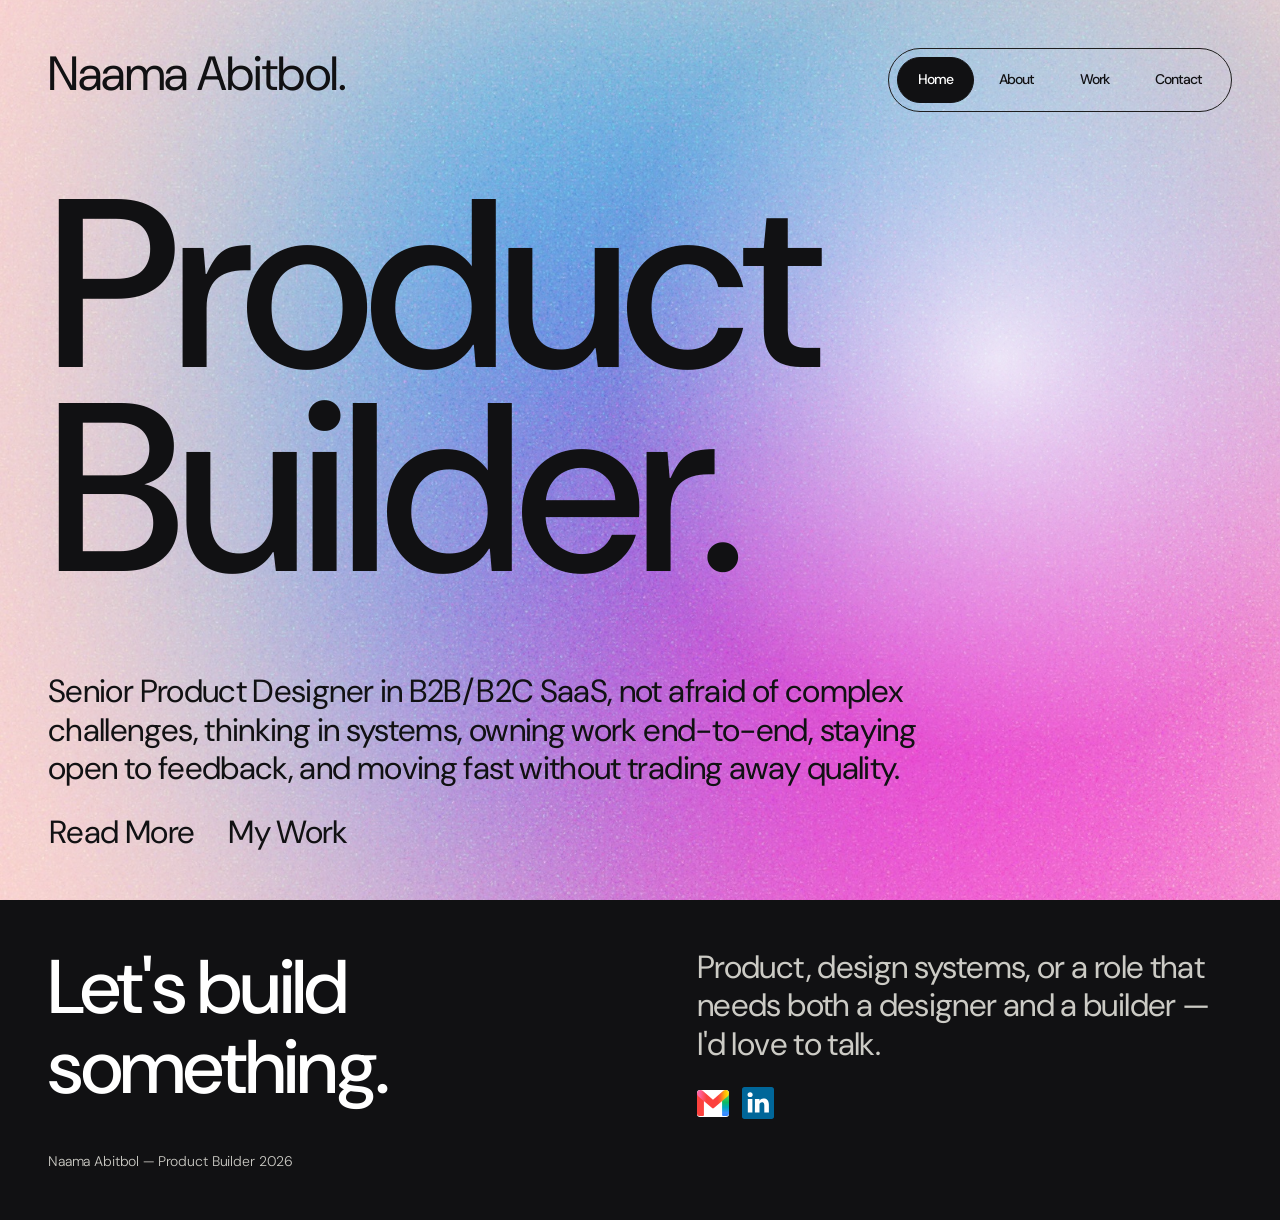
<file: index.html>
<!DOCTYPE html>
<html lang="en">
<head>
  <meta charset="UTF-8" />
  <meta name="viewport" content="width=device-width, initial-scale=1.0" />
  <title>Naama Abitbol — Product Builder</title>
  <link rel="stylesheet" href="css/tokens.css" />
  <link rel="stylesheet" href="css/base.css" />
  <link rel="stylesheet" href="css/nav.css" />
  <link rel="stylesheet" href="css/components.css" />
  <link rel="stylesheet" href="css/home.css" />
  <link rel="stylesheet" href="css/mobile-gate.css" />
</head>
<body>
  <script src="js/mobile-gate.js"></script>
  <section class="hero">
    <img class="hero__bg" src="assets/home/hero-bg.jpg" alt="" />
    <img class="hero__glow" src="assets/home/glow-cream.svg" alt="" />

    <nav class="nav-pill">
      <button class="nav-pill__toggle" aria-label="Toggle menu" aria-expanded="false"><span></span></button>
      <a class="nav-pill__item is-active body-small-medium" href="index.html">Home</a>
      <a class="nav-pill__item body-small-medium" href="about.html">About</a>
      <a class="nav-pill__item body-small-medium" href="case-studies.html">Work</a>
      <a class="nav-pill__item body-small-medium" href="#contact">Contact</a>
    </nav>

    <div class="hero__content">
      <p class="hero__eyebrow">Naama Abitbol.</p>
      <p class="hero__title">Product Builder.</p>
      <div class="intro">
        <p class="intro__text">
          Senior Product Designer in B2B/B2C SaaS, not afraid of complex challenges, thinking in systems, owning work end-to-end, staying open to feedback, and moving fast without trading away quality.
        </p>
        <div class="hero-link-row">
          <a class="hero-link" href="about.html">
            Read More
            <img class="hero-link__icon" src="assets/home/icon-arrow-right.svg" alt="" />
          </a>
          <a class="hero-link" href="case-studies.html">
            My Work
            <img class="hero-link__icon" src="assets/home/icon-arrow-right.svg" alt="" />
          </a>
        </div>
      </div>
    </div>
  </section>

  <section class="contact-section" id="contact">
    <div class="contact-section__content">
      <div class="contact-section__left">
        <p class="contact-section__title">Let's build something.</p>
        <div class="contact-section__labels">
          <p>Naama Abitbol — Product Builder</p>
          <p>2026</p>
        </div>
      </div>
      <div class="contact-section__right">
        <p class="contact-section__copy">Product, design systems, or a role that needs both a designer and a builder — I'd love to talk.</p>
        <div class="contact-section__actions">
          <a class="contact-icon" href="mailto:naamaabut@gmail.com" aria-label="Email me">
            <img src="assets/home/icon-gmail.svg" alt="" />
          </a>
          <a class="contact-icon" href="https://www.linkedin.com/" target="_blank" rel="noopener" aria-label="Connect on LinkedIn">
            <img src="assets/home/icon-linkedin.svg" alt="" />
          </a>
        </div>
      </div>
    </div>
  </section>
  <script src="js/fill-button.js" defer></script>
  <script src="js/nav-menu.js" defer></script>
  <script src="js/glow-follow.js" defer></script>
</body>
</html>
</file>
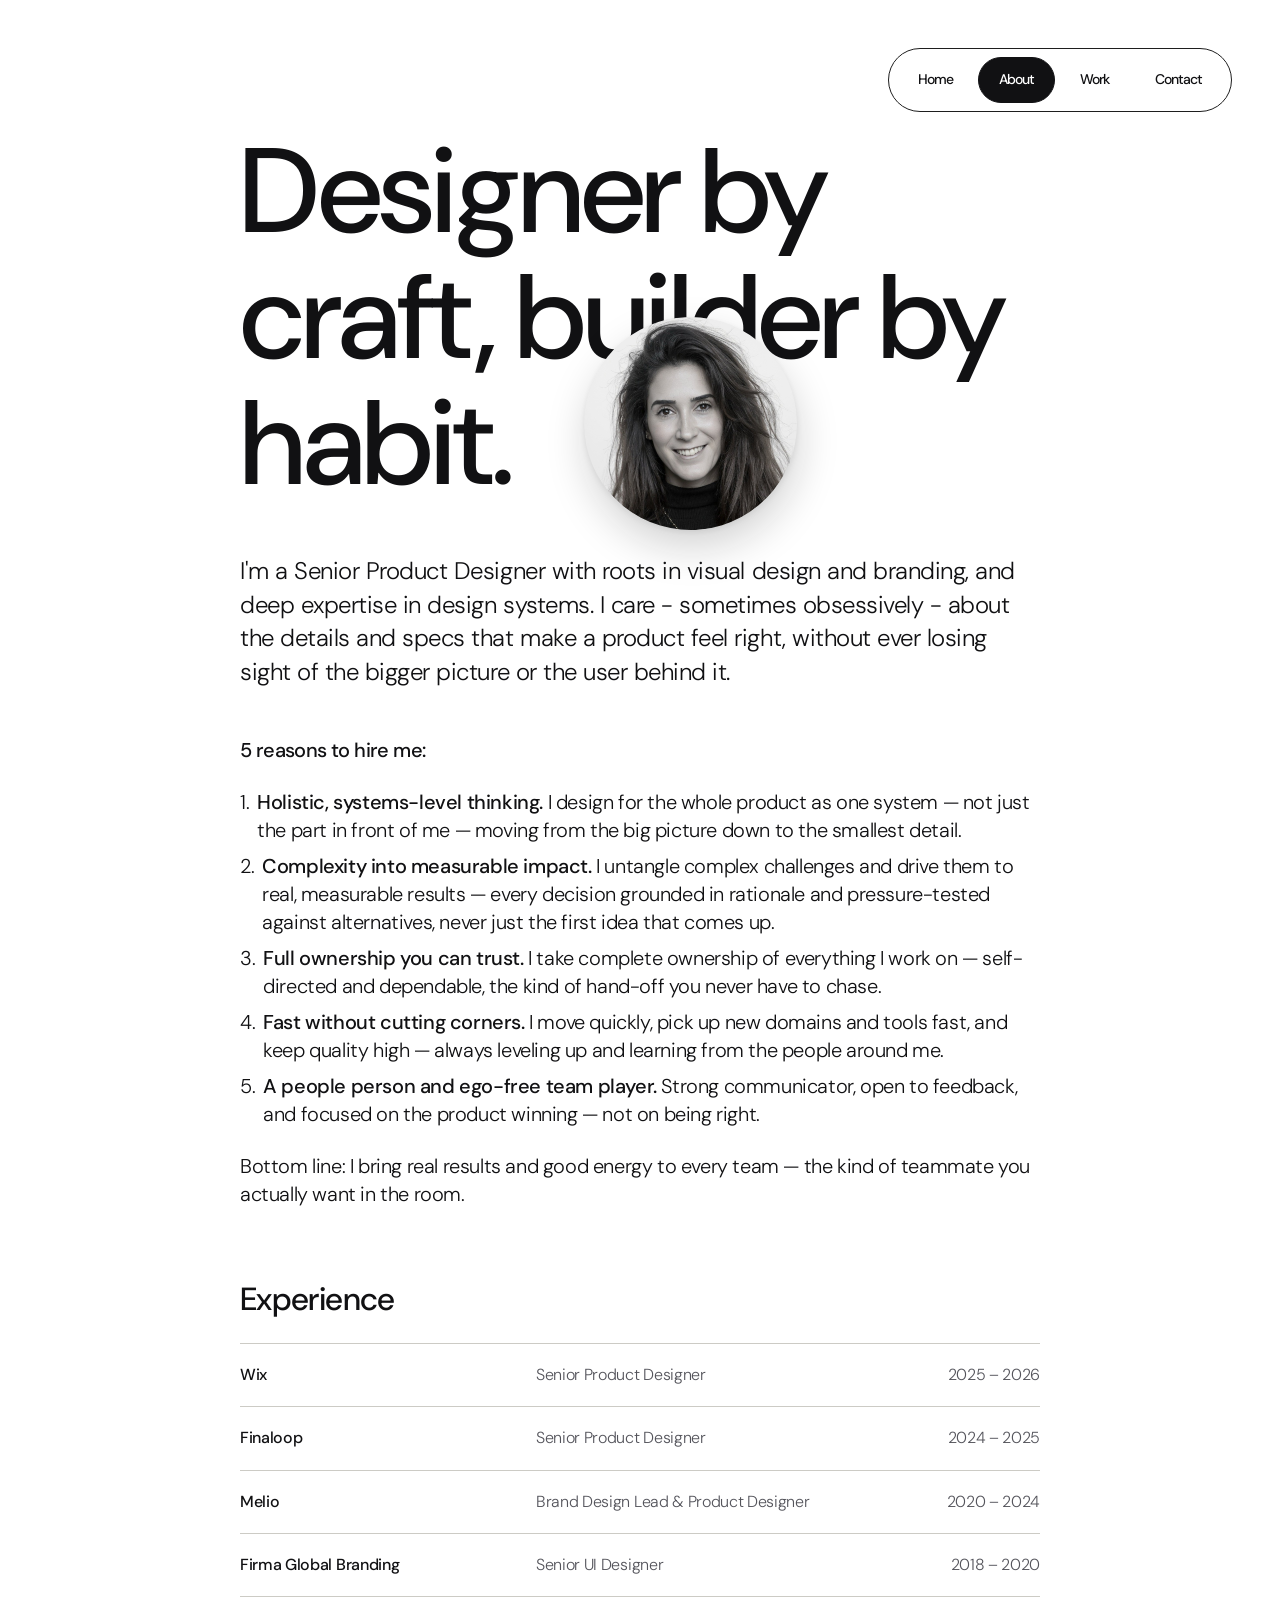
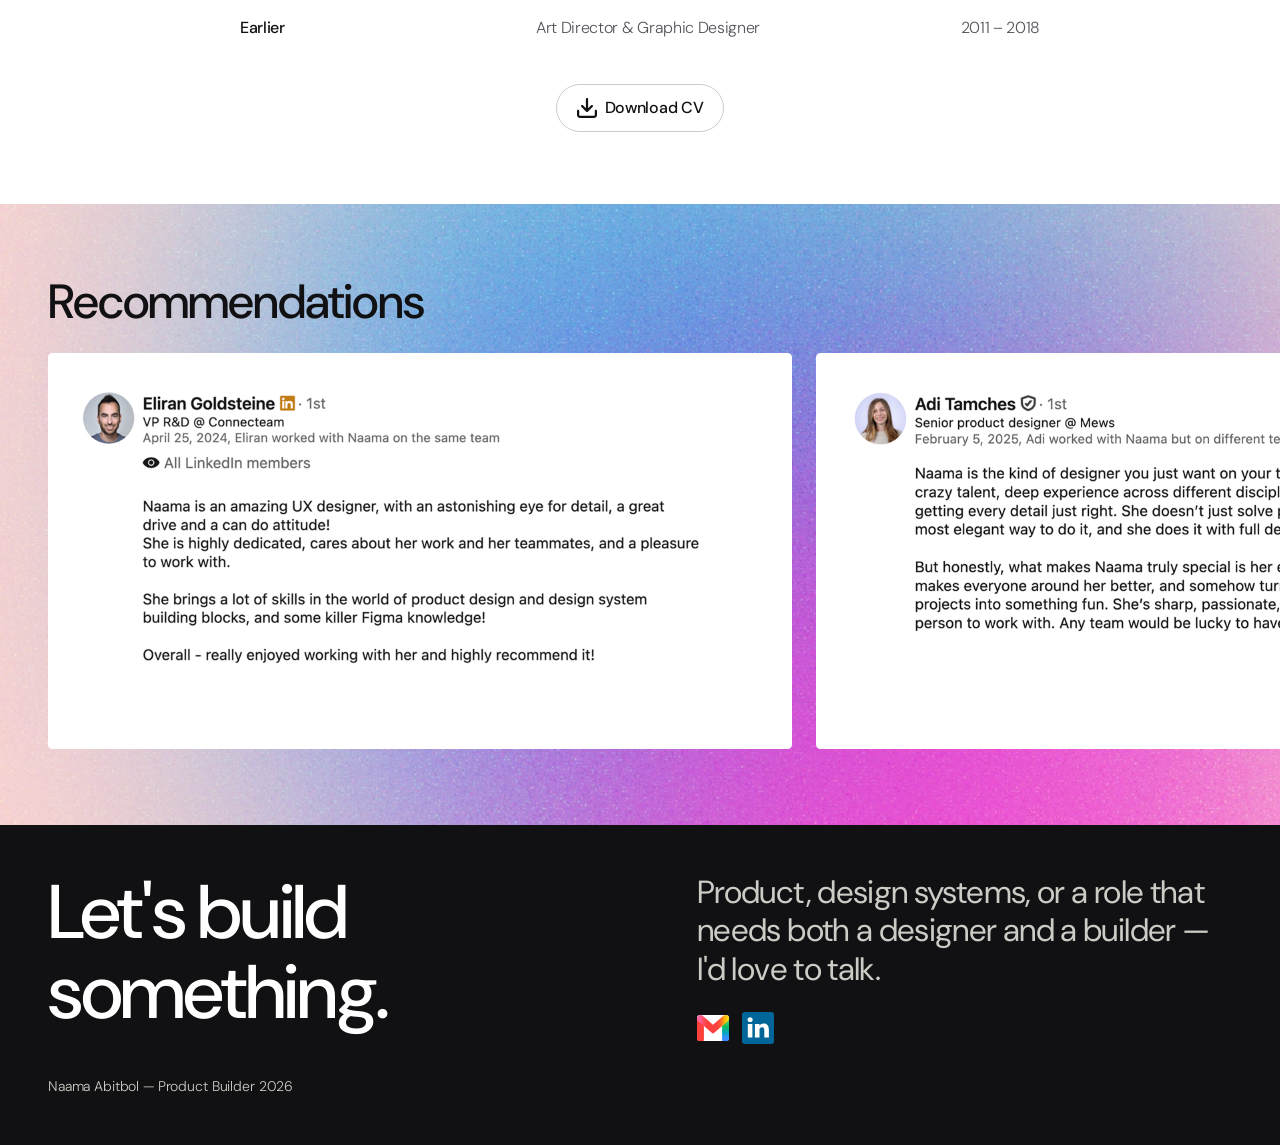
<file: about.html>
<!DOCTYPE html>
<html lang="en">
<head>
  <meta charset="UTF-8" />
  <meta name="viewport" content="width=device-width, initial-scale=1.0" />
  <title>About — Naama Abitbol</title>
  <link rel="stylesheet" href="css/tokens.css" />
  <link rel="stylesheet" href="css/base.css" />
  <link rel="stylesheet" href="css/nav.css" />
  <link rel="stylesheet" href="css/components.css" />
  <link rel="stylesheet" href="css/about.css" />
  <link rel="stylesheet" href="css/mobile-gate.css" />
  <script src="js/smooth-anchor.js"></script>
</head>
<body>
  <script src="js/mobile-gate.js"></script>
  <div class="page-nav">
    <nav class="nav-pill">
      <button class="nav-pill__toggle" aria-label="Toggle menu" aria-expanded="false"><span></span></button>
      <a class="nav-pill__item body-small-medium" href="index.html">Home</a>
      <a class="nav-pill__item is-active body-small-medium" href="about.html">About</a>
      <a class="nav-pill__item body-small-medium" href="case-studies.html">Work</a>
      <a class="nav-pill__item body-small-medium" href="#contact">Contact</a>
    </nav>
  </div>

  <div class="main-container">
    <div class="about-section">
      <div class="about-intro">
        <div class="about-intro__header">
          <p class="about-intro__title">Designer by craft, builder by habit.</p>
          <div class="about-portrait">
            <div class="about-portrait__drag">
              <div class="about-portrait__float">
                <img class="about-portrait__img" src="assets/about/portrait.jpg" alt="Naama Abitbol" draggable="false" />
              </div>
            </div>
          </div>
        </div>
        <p class="about-intro__lede">I'm a Senior Product Designer with roots in visual design and branding, and deep expertise in design systems. I care - sometimes obsessively - about the details and specs that make a product feel right, without ever losing sight of the bigger picture or the user behind it.</p>

        <div class="about-reasons">
          <p class="about-reasons__title">5 reasons to hire me:</p>
          <ol class="reasons-list">
            <li><span class="num">1.</span><span><strong>Holistic, systems-level thinking.</strong> I design for the whole product as one system — not just the part in front of me — moving from the big picture down to the smallest detail.</span></li>
            <li><span class="num">2.</span><span><strong>Complexity into measurable impact.</strong> I untangle complex challenges and drive them to real, measurable results — every decision grounded in rationale and pressure-tested against alternatives, never just the first idea that comes up.</span></li>
            <li><span class="num">3.</span><span><strong>Full ownership you can trust.</strong> I take complete ownership of everything I work on — self-directed and dependable, the kind of hand-off you never have to chase.</span></li>
            <li><span class="num">4.</span><span><strong>Fast without cutting corners.</strong> I move quickly, pick up new domains and tools fast, and keep quality high — always leveling up and learning from the people around me.</span></li>
            <li><span class="num">5.</span><span><strong>A people person and ego-free team player.</strong> Strong communicator, open to feedback, and focused on the product winning — not on being right.</span></li>
          </ol>
          <p class="about-reasons__closing">Bottom line: I bring real results and good energy to every team — the kind of teammate you actually want in the room.</p>
        </div>
      </div>

      <div class="experience-section">
        <p class="experience-section__title">Experience</p>
        <div class="exp-rows">
          <div class="exp-row">
            <p class="exp-row__company">Wix</p>
            <p class="exp-row__role">Senior Product Designer</p>
            <p class="exp-row__years">2025 – 2026</p>
          </div>
          <div class="exp-row">
            <p class="exp-row__company">Finaloop</p>
            <p class="exp-row__role">Senior Product Designer</p>
            <p class="exp-row__years">2024 – 2025</p>
          </div>
          <div class="exp-row">
            <p class="exp-row__company">Melio</p>
            <p class="exp-row__role">Brand Design Lead &amp; Product Designer</p>
            <p class="exp-row__years">2020 – 2024</p>
          </div>
          <div class="exp-row">
            <p class="exp-row__company">Firma Global Branding</p>
            <p class="exp-row__role">Senior UI Designer</p>
            <p class="exp-row__years">2018 – 2020</p>
          </div>
          <div class="exp-row">
            <p class="exp-row__company">Earlier</p>
            <p class="exp-row__role">Art Director &amp; Graphic Designer</p>
            <p class="exp-row__years">2011 – 2018</p>
          </div>
        </div>
        <a class="btn" href="assets/about/Naama%20Abitbol_CV.pdf" download>
          <img class="btn__icon" src="assets/about/icon-download.svg" alt="" style="width:20px;height:20px" />
          Download CV
        </a>
      </div>
    </div>

    <section class="recs-section">
      <img class="recs-section__bg" src="assets/about/recs-bg.jpg" alt="" />
      <p class="recs-section__title">Recommendations</p>
      <div class="recs-track">
        <img src="assets/about/rec-1.png" alt="LinkedIn recommendation" />
        <img src="assets/about/rec-2.png" alt="LinkedIn recommendation" />
        <img src="assets/about/rec-3.png" alt="LinkedIn recommendation" />
        <img src="assets/about/rec-4.png" alt="LinkedIn recommendation" />
        <img src="assets/about/rec-5.png" alt="LinkedIn recommendation" />
      </div>
    </section>
  </div>

  <section class="contact-section" id="contact">
    <div class="contact-section__content">
      <div class="contact-section__left">
        <p class="contact-section__title">Let's build something.</p>
        <div class="contact-section__labels">
          <p>Naama Abitbol — Product Builder</p>
          <p>2026</p>
        </div>
      </div>
      <div class="contact-section__right">
        <p class="contact-section__copy">Product, design systems, or a role that needs both a designer and a builder — I'd love to talk.</p>
        <div class="contact-section__actions">
          <a class="contact-icon" href="mailto:naamaabut@gmail.com" aria-label="Email me">
            <img src="assets/home/icon-gmail.svg" alt="" />
          </a>
          <a class="contact-icon" href="https://www.linkedin.com/" target="_blank" rel="noopener" aria-label="Connect on LinkedIn">
            <img src="assets/home/icon-linkedin.svg" alt="" />
          </a>
        </div>
      </div>
    </div>
  </section>
  <script src="js/fill-button.js" defer></script>
  <script src="js/nav-menu.js" defer></script>
  <script src="js/portrait-drag.js" defer></script>
</body>
</html>
</file>
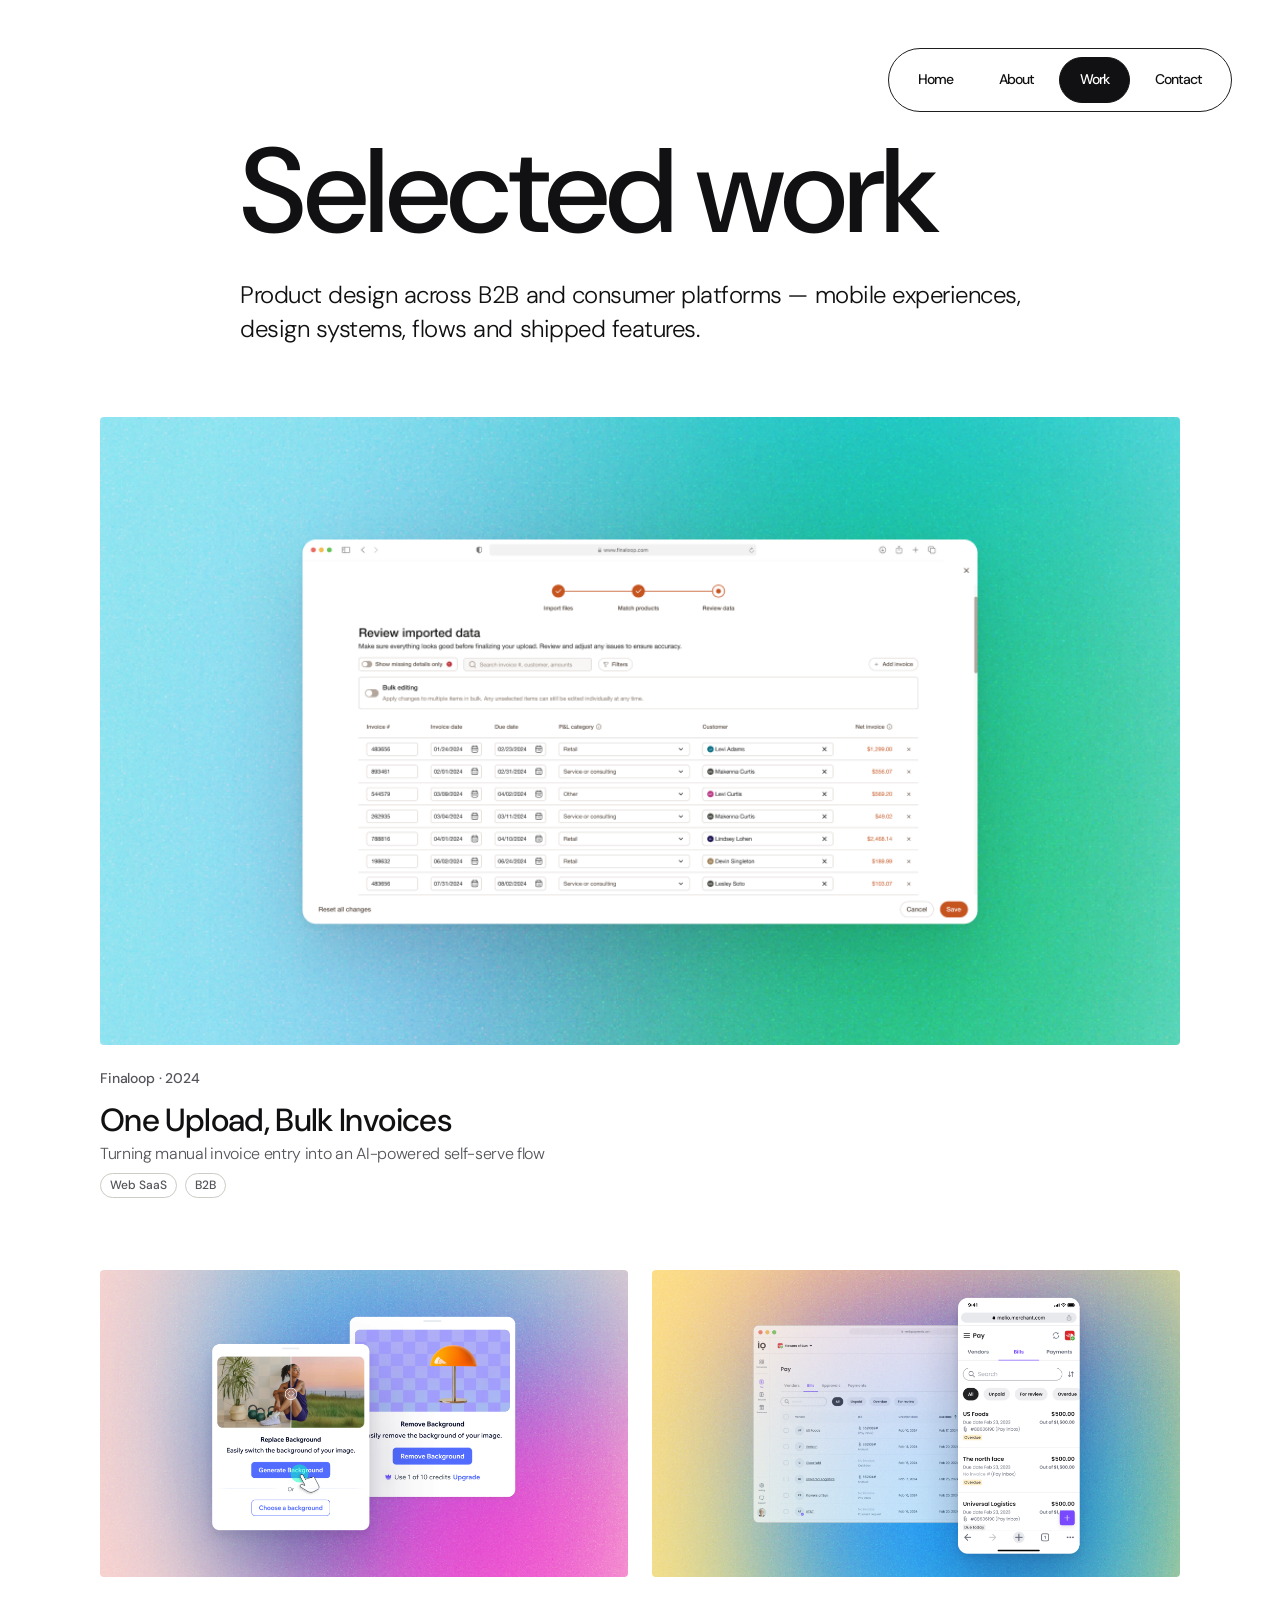
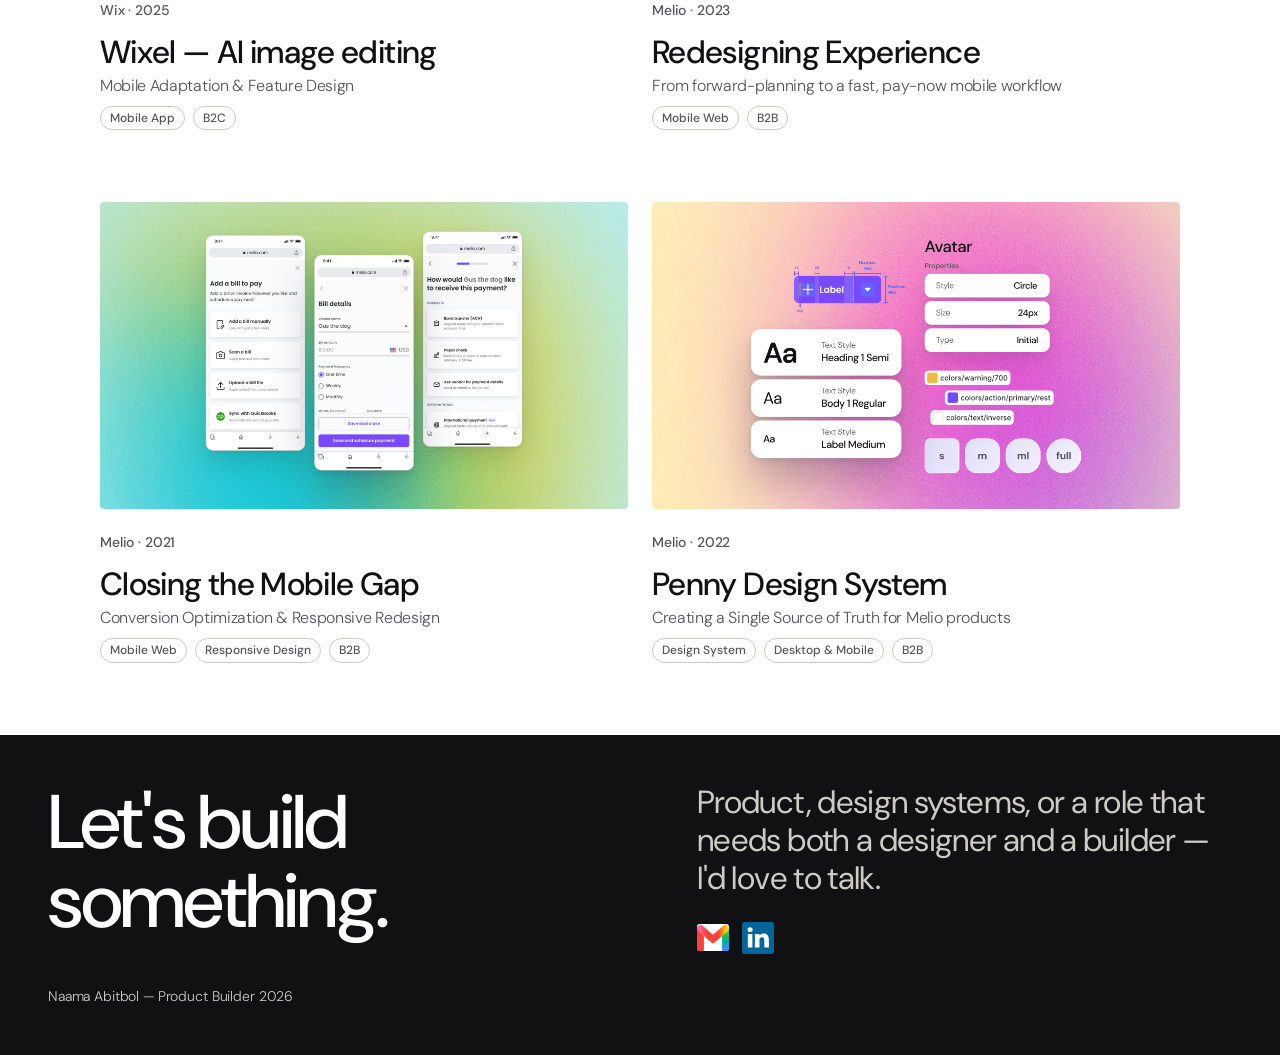
<file: case-studies.html>
<!DOCTYPE html>
<html lang="en">
<head>
  <meta charset="UTF-8" />
  <meta name="viewport" content="width=device-width, initial-scale=1.0" />
  <title>Case Studies — Naama Abitbol</title>
  <link rel="stylesheet" href="css/tokens.css" />
  <link rel="stylesheet" href="css/base.css" />
  <link rel="stylesheet" href="css/nav.css" />
  <link rel="stylesheet" href="css/components.css" />
  <link rel="stylesheet" href="css/case-studies.css" />
  <link rel="stylesheet" href="css/mobile-gate.css" />
</head>
<body>
  <script src="js/mobile-gate.js"></script>
  <div class="page-nav">
    <nav class="nav-pill">
      <button class="nav-pill__toggle" aria-label="Toggle menu" aria-expanded="false"><span></span></button>
      <a class="nav-pill__item body-small-medium" href="index.html">Home</a>
      <a class="nav-pill__item body-small-medium" href="about.html">About</a>
      <a class="nav-pill__item is-active body-small-medium" href="case-studies.html">Work</a>
      <a class="nav-pill__item body-small-medium" href="#contact">Contact</a>
    </nav>
  </div>

  <div class="main-container">
    <div class="section-wrap">
      <div class="cs-hero">
        <div class="cs-hero__header">
          <p class="cs-hero__title">Selected work</p>
        </div>
        <p class="cs-hero__lede">Product design across B2B and consumer platforms — mobile experiences, design systems, flows and shipped features.</p>
      </div>

      <div class="cs-list">
        <div class="cs-row cs-row--full">
          <a class="project-card" href="projects/finaloop.html">
            <div class="project-card__media">
              <img src="assets/case-studies/cover-finaloop.png" alt="" />
            </div>
            <div class="project-card__body">
              <p class="project-card__meta">Finaloop · 2024</p>
              <div class="project-card__title-block">
                <p class="project-card__title">One Upload, Bulk Invoices</p>
                <p class="project-card__subtitle">Turning manual invoice entry into an AI-powered self-serve flow</p>
              </div>
              <div class="tags">
                <span class="tag">Web SaaS</span>
                <span class="tag">B2B</span>
              </div>
            </div>
          </a>
        </div>

        <div class="cs-row">
          <a class="project-card" href="projects/wixel.html">
            <div class="project-card__media">
              <img src="assets/case-studies/cover-wixel.png" alt="" />
            </div>
            <div class="project-card__body">
              <p class="project-card__meta">Wix · 2025</p>
              <div class="project-card__title-block">
                <p class="project-card__title">Wixel — AI image editing</p>
                <p class="project-card__subtitle">Mobile Adaptation &amp; Feature Design</p>
              </div>
              <div class="tags">
                <span class="tag">Mobile App</span>
                <span class="tag">B2C</span>
              </div>
            </div>
          </a>

          <a class="project-card" href="projects/melio-redesign.html">
            <div class="project-card__media">
              <img src="assets/case-studies/cover-melio-redesign.png" alt="" />
            </div>
            <div class="project-card__body">
              <p class="project-card__meta">Melio · 2023</p>
              <div class="project-card__title-block">
                <p class="project-card__title">Redesigning Experience</p>
                <p class="project-card__subtitle">From forward-planning to a fast, pay-now mobile workflow</p>
              </div>
              <div class="tags">
                <span class="tag">Mobile Web</span>
                <span class="tag">B2B</span>
              </div>
            </div>
          </a>
        </div>

        <div class="cs-row">
          <a class="project-card" href="projects/melio-optimization.html">
            <div class="project-card__media">
              <img src="assets/case-studies/cover-melio-opt.png" alt="" />
            </div>
            <div class="project-card__body">
              <p class="project-card__meta">Melio · 2021</p>
              <div class="project-card__title-block">
                <p class="project-card__title">Closing the Mobile Gap</p>
                <p class="project-card__subtitle">Conversion Optimization &amp; Responsive Redesign</p>
              </div>
              <div class="tags">
                <span class="tag">Mobile Web</span>
                <span class="tag">Responsive Design</span>
                <span class="tag">B2B</span>
              </div>
            </div>
          </a>

          <a class="project-card" href="projects/penny.html">
            <div class="project-card__media">
              <img src="assets/case-studies/cover-penny.png" alt="" />
            </div>
            <div class="project-card__body">
              <p class="project-card__meta">Melio · 2022</p>
              <div class="project-card__title-block">
                <p class="project-card__title">Penny Design System</p>
                <p class="project-card__subtitle">Creating a Single Source of Truth for Melio products</p>
              </div>
              <div class="tags">
                <span class="tag">Design System</span>
                <span class="tag">Desktop &amp; Mobile</span>
                <span class="tag">B2B</span>
              </div>
            </div>
          </a>
        </div>
      </div>
    </div>
  </div>

  <section class="contact-section" id="contact">
    <div class="contact-section__content">
      <div class="contact-section__left">
        <p class="contact-section__title">Let's build something.</p>
        <div class="contact-section__labels">
          <p>Naama Abitbol — Product Builder</p>
          <p>2026</p>
        </div>
      </div>
      <div class="contact-section__right">
        <p class="contact-section__copy">Product, design systems, or a role that needs both a designer and a builder — I'd love to talk.</p>
        <div class="contact-section__actions">
          <a class="contact-icon" href="mailto:naamaabut@gmail.com" aria-label="Email me">
            <img src="assets/home/icon-gmail.svg" alt="" />
          </a>
          <a class="contact-icon" href="https://www.linkedin.com/" target="_blank" rel="noopener" aria-label="Connect on LinkedIn">
            <img src="assets/home/icon-linkedin.svg" alt="" />
          </a>
        </div>
      </div>
    </div>
  </section>
  <script src="js/fill-button.js" defer></script>
  <script src="js/nav-menu.js" defer></script>
  <script src="js/project-card-hover.js" defer></script>
</body>
</html>
</file>
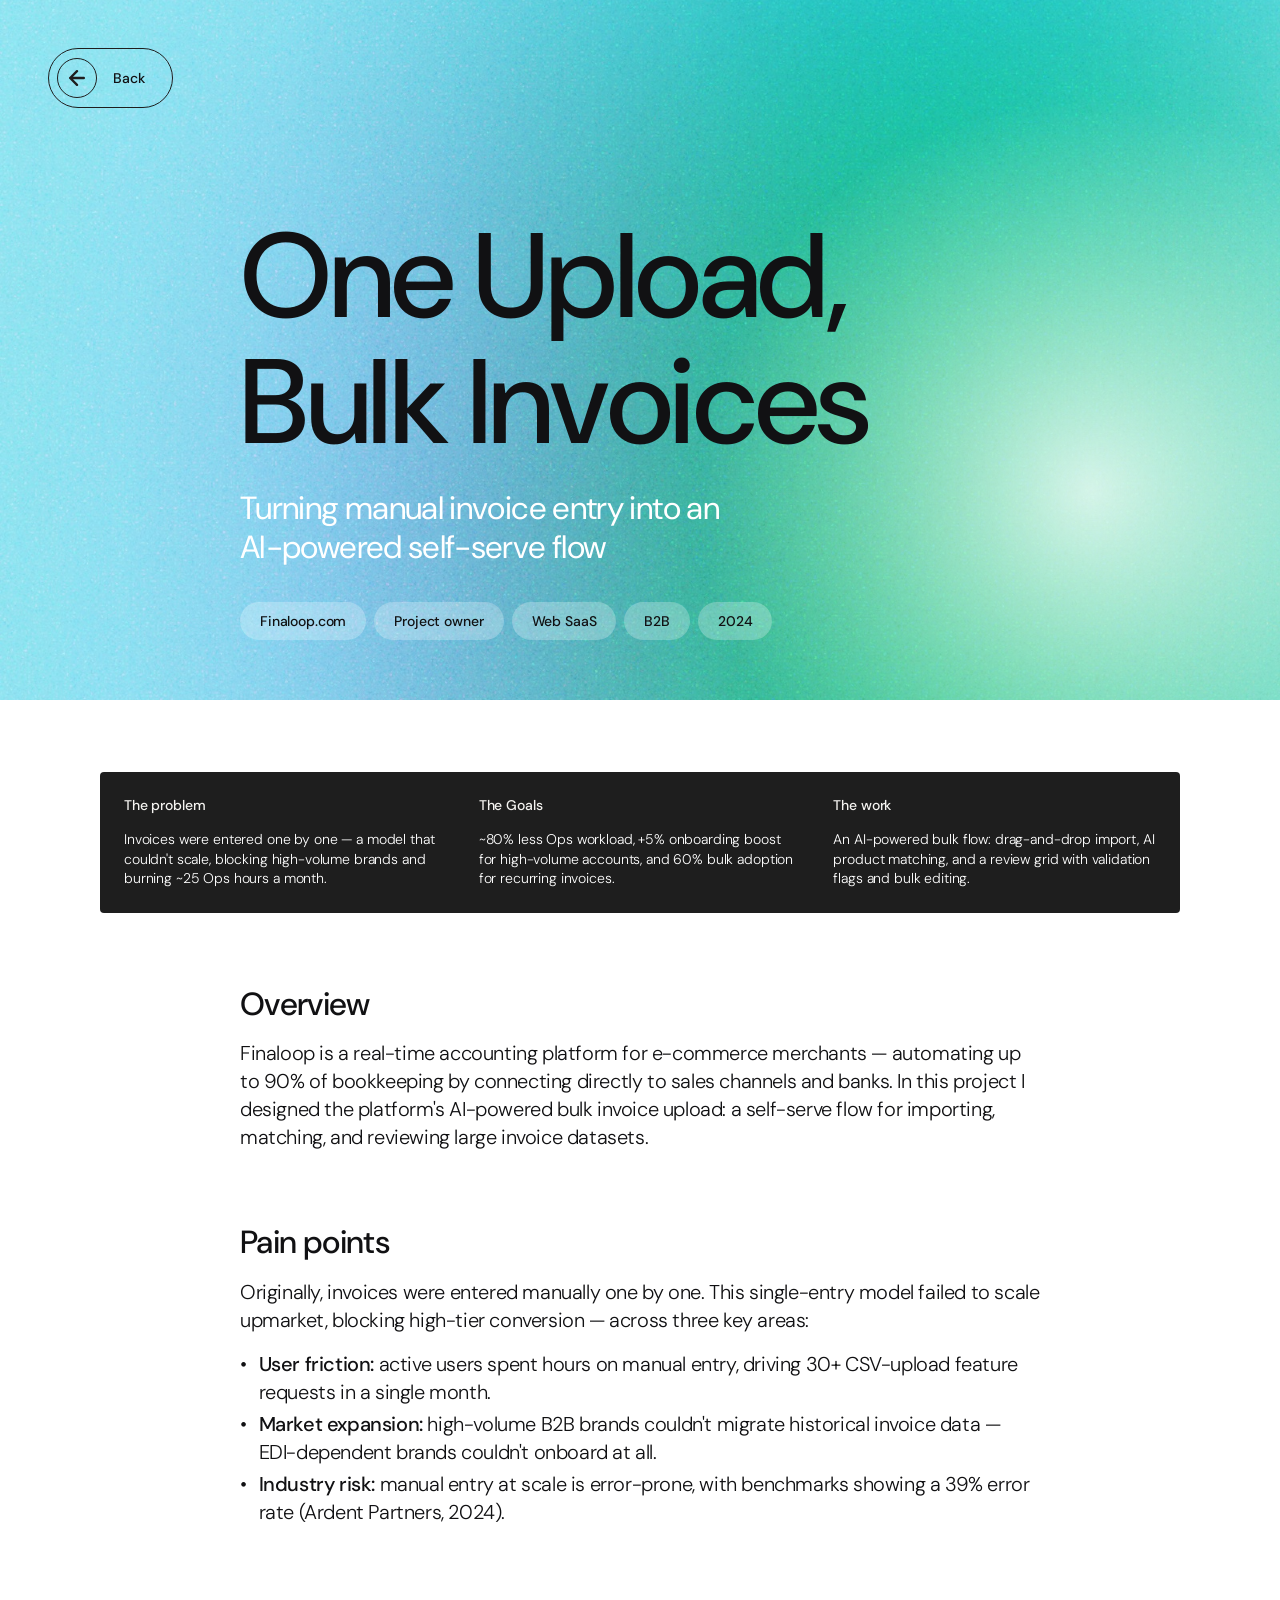
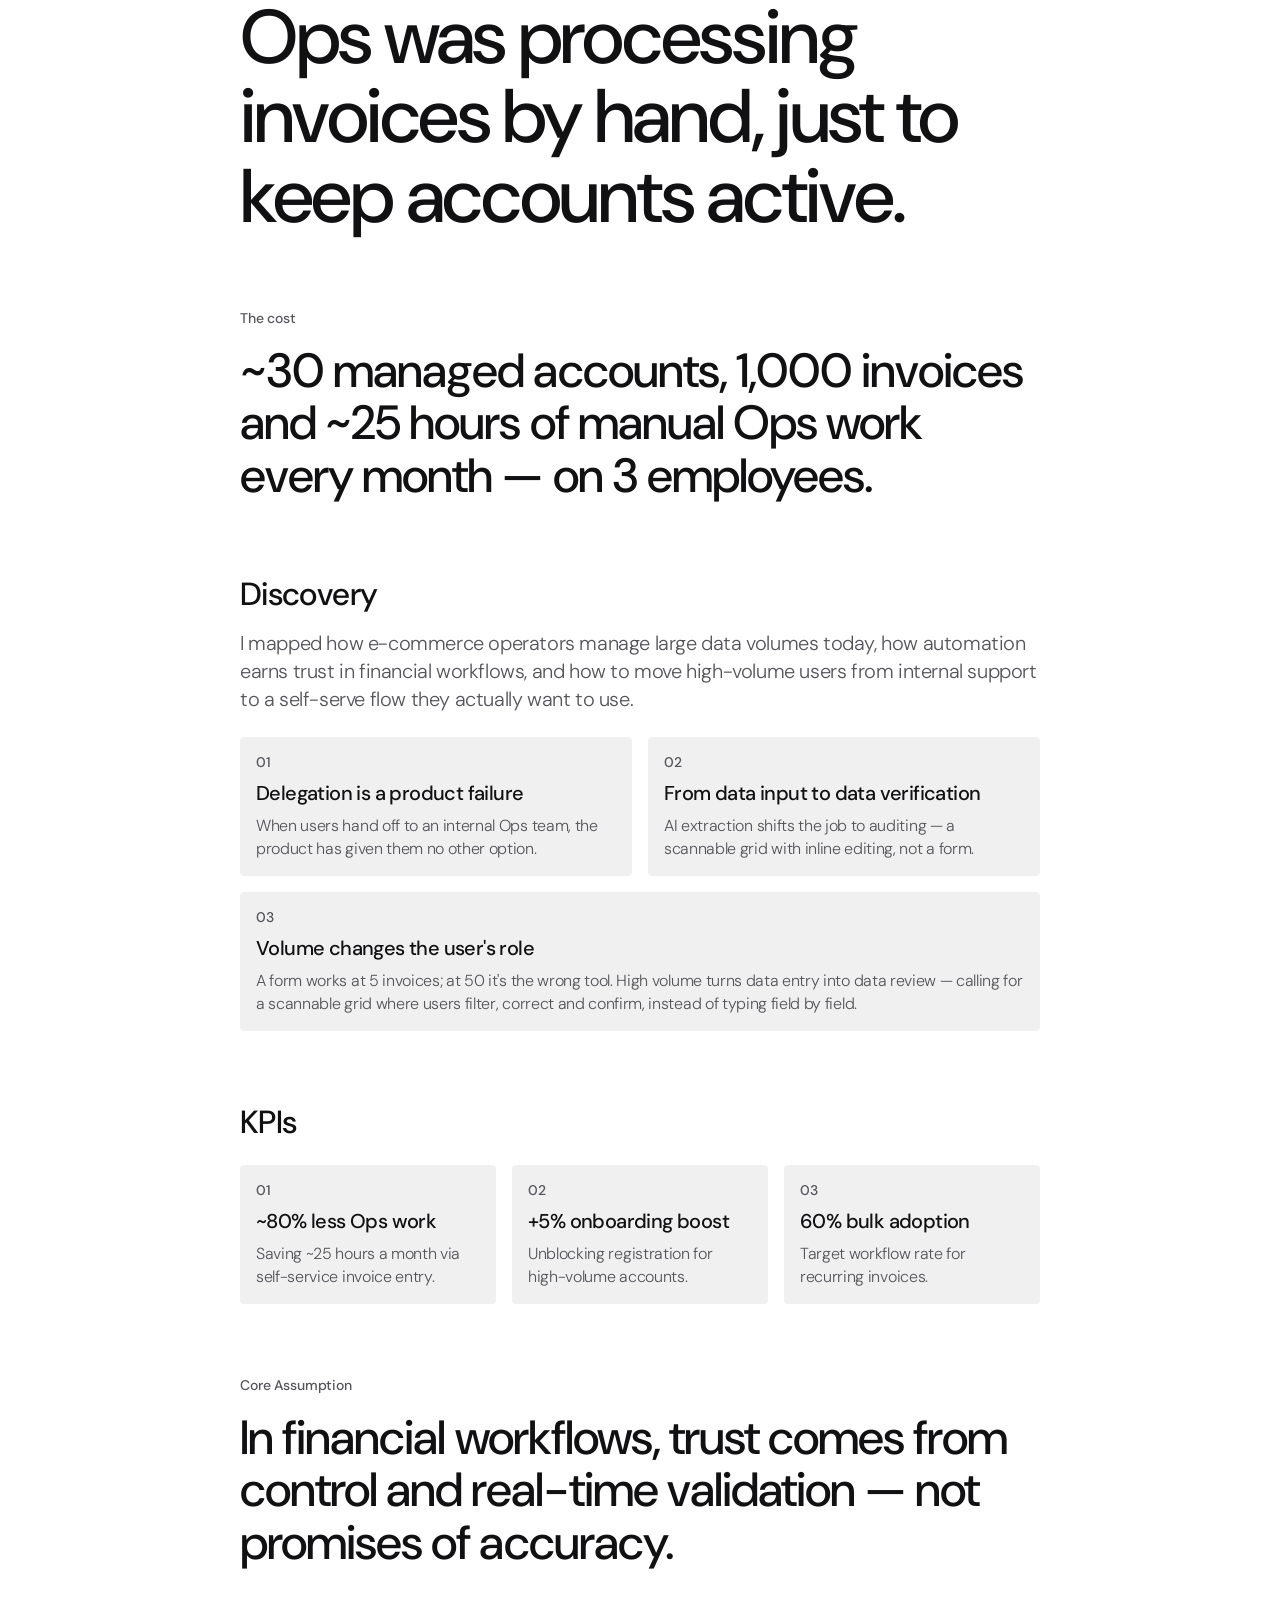
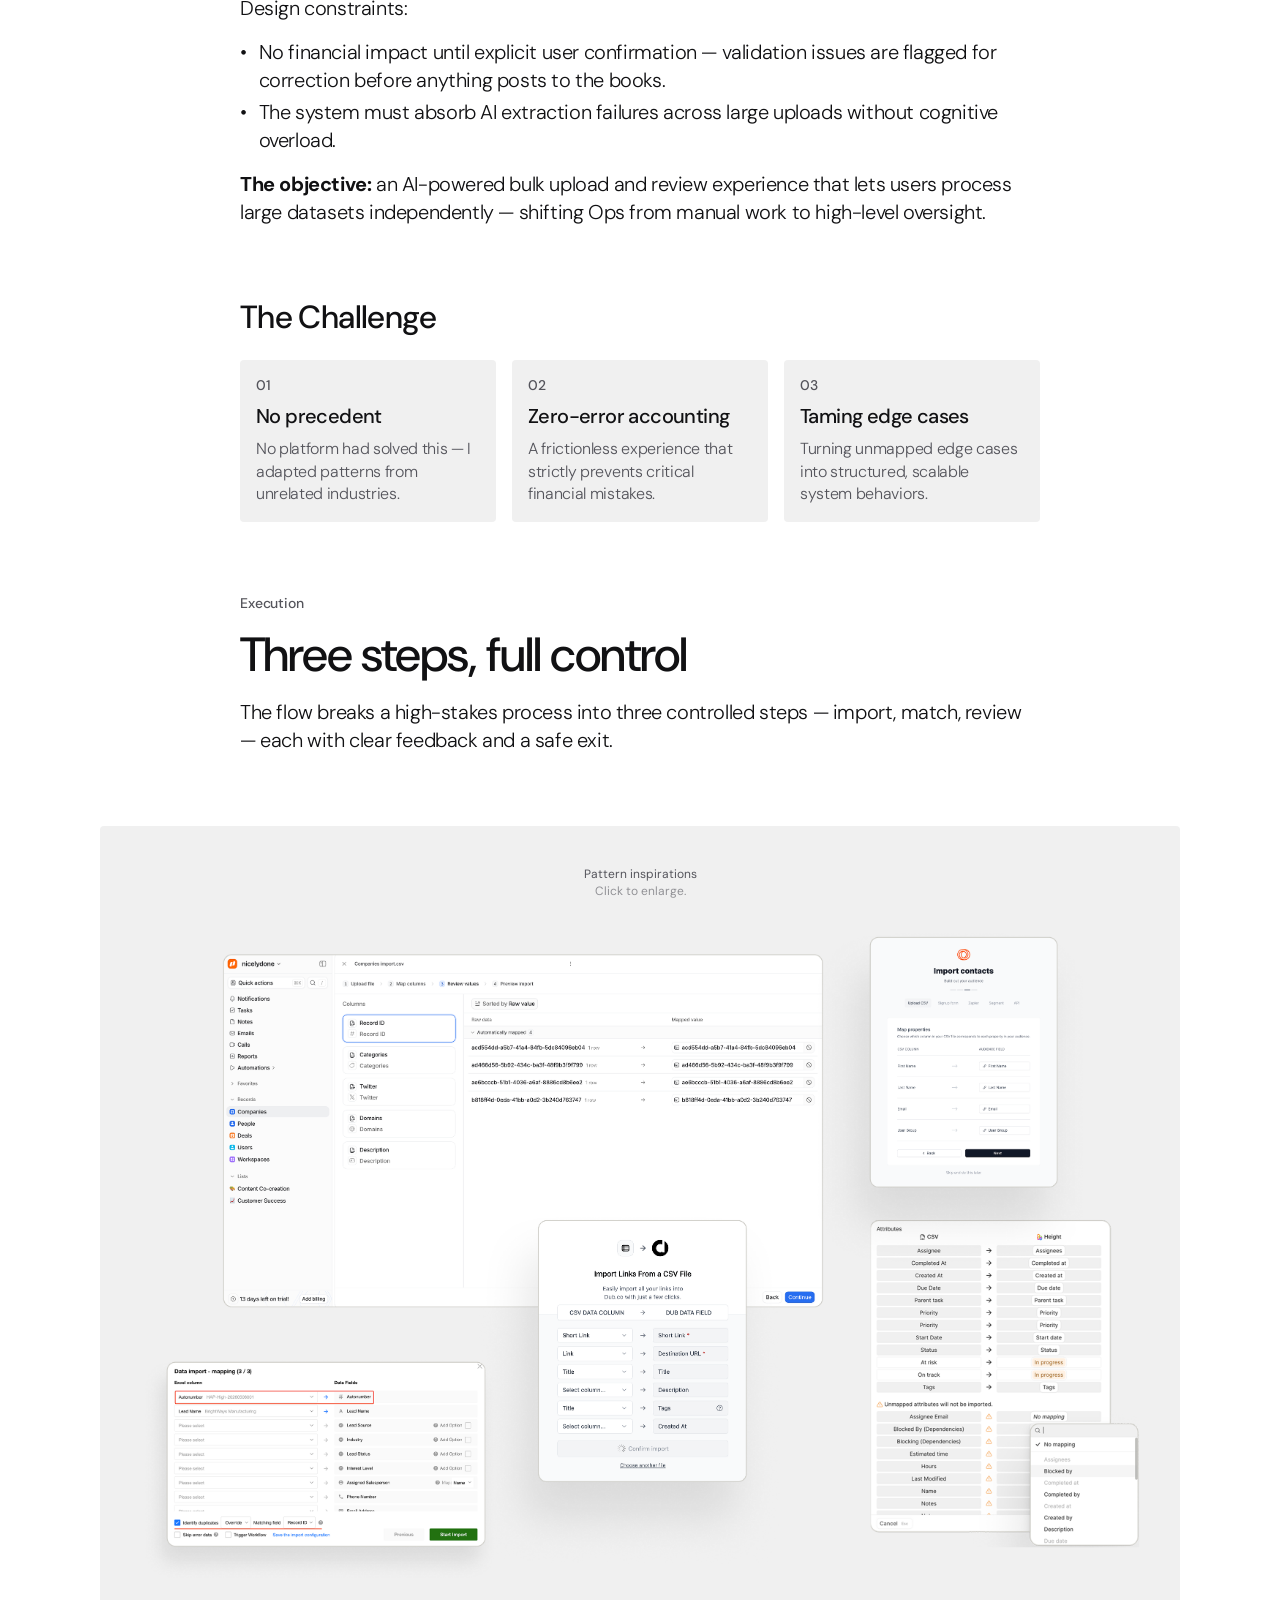
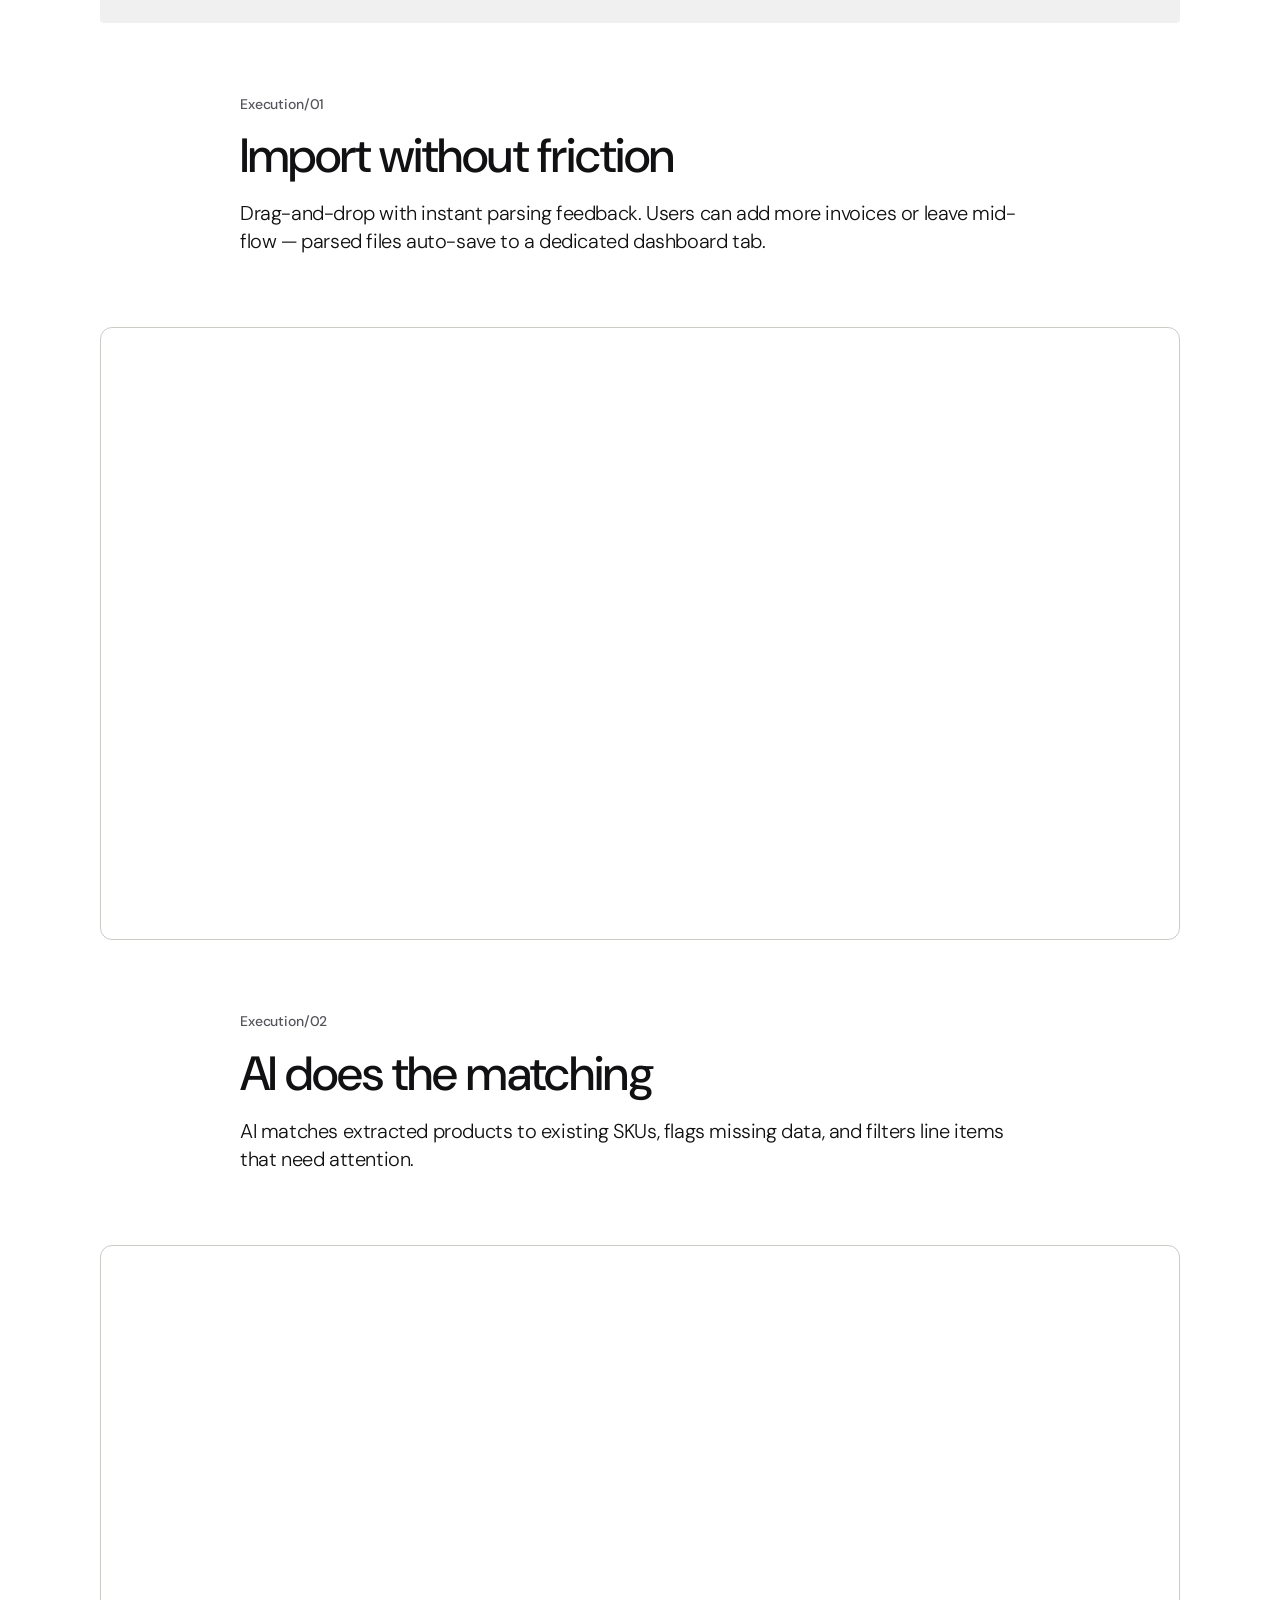
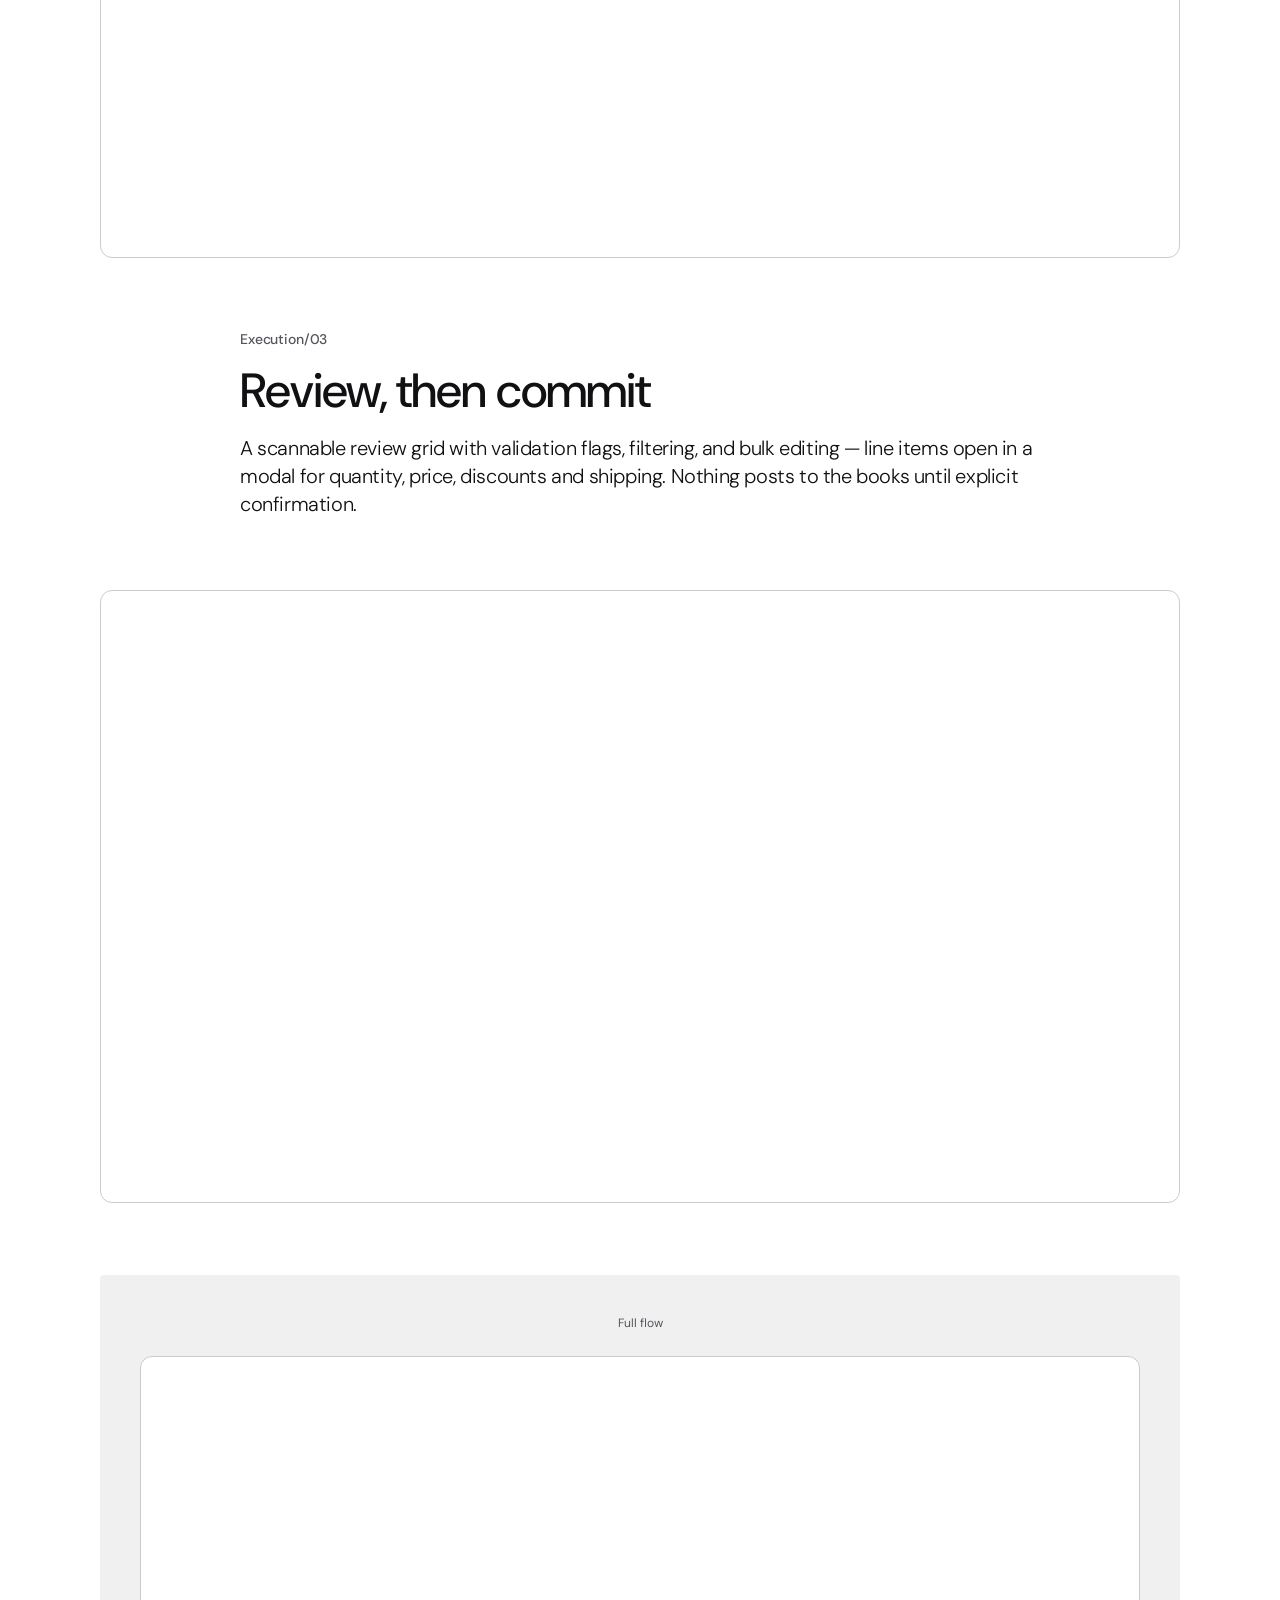
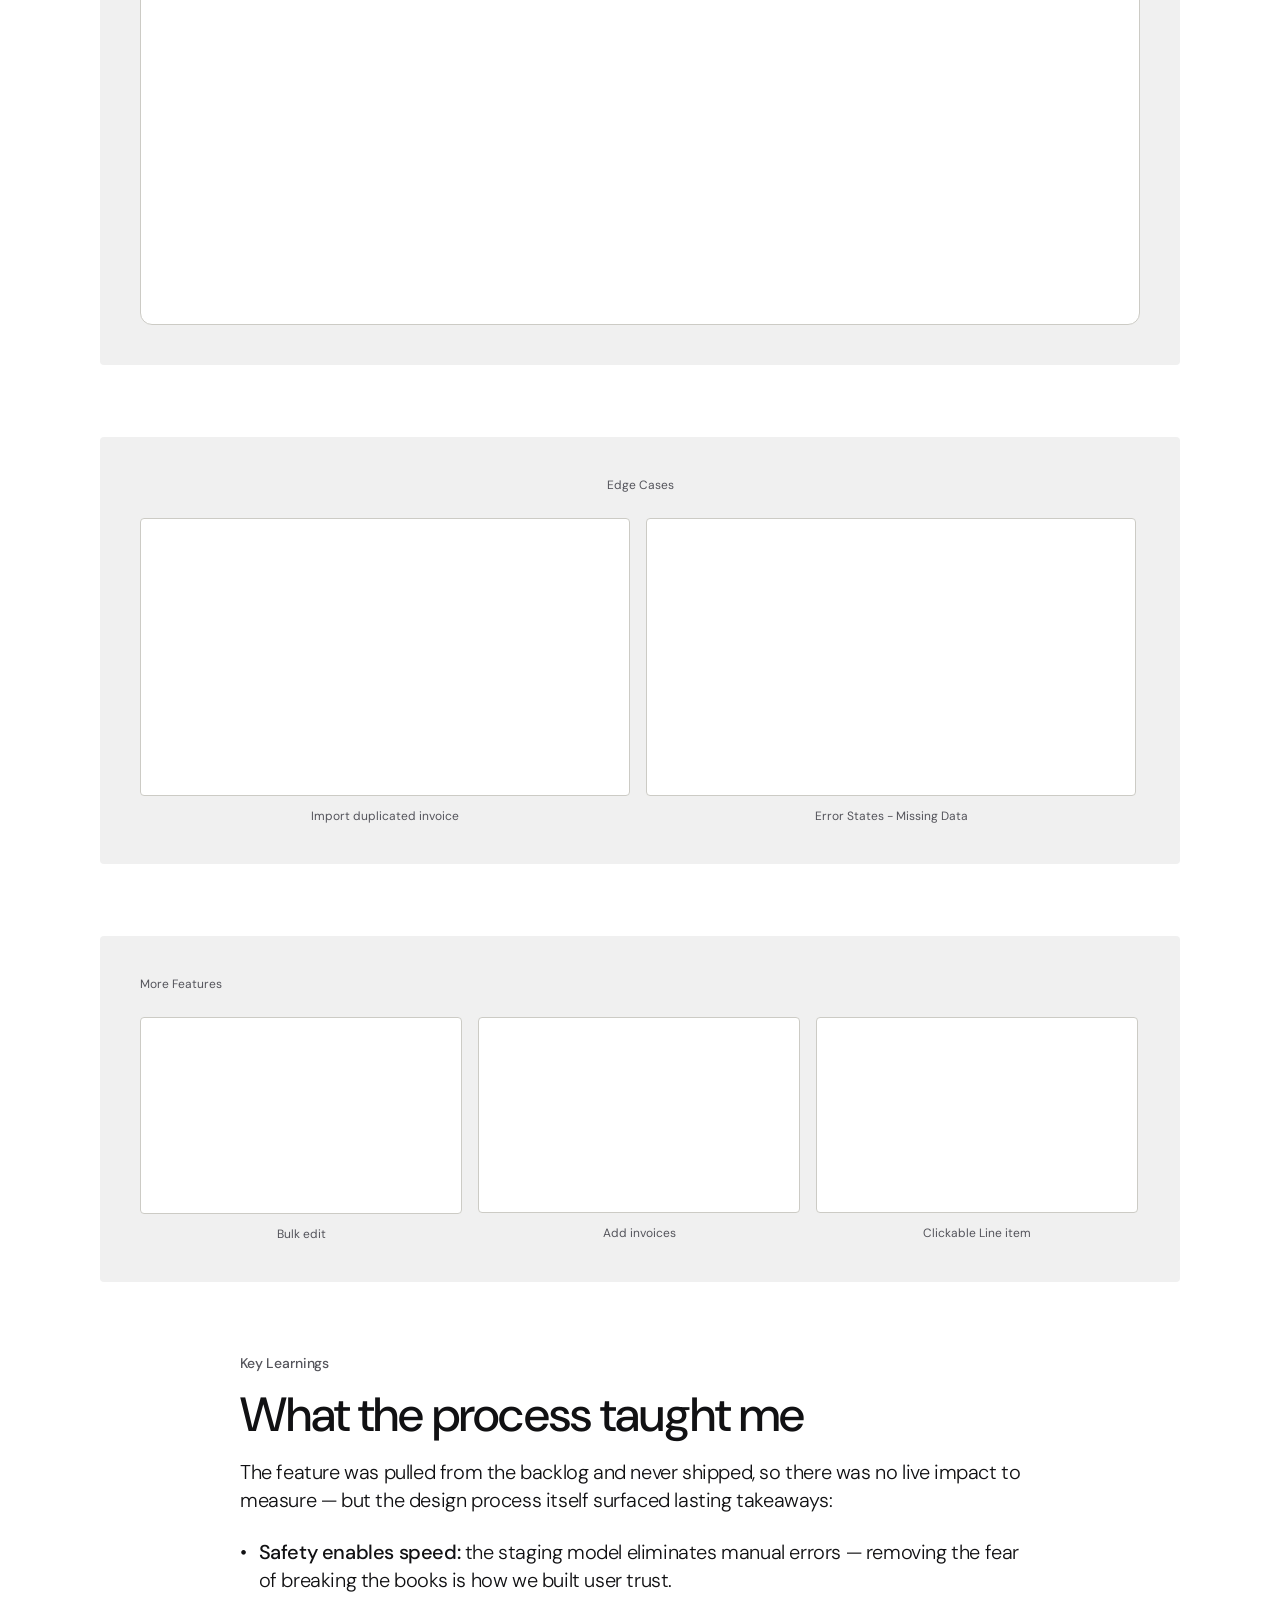
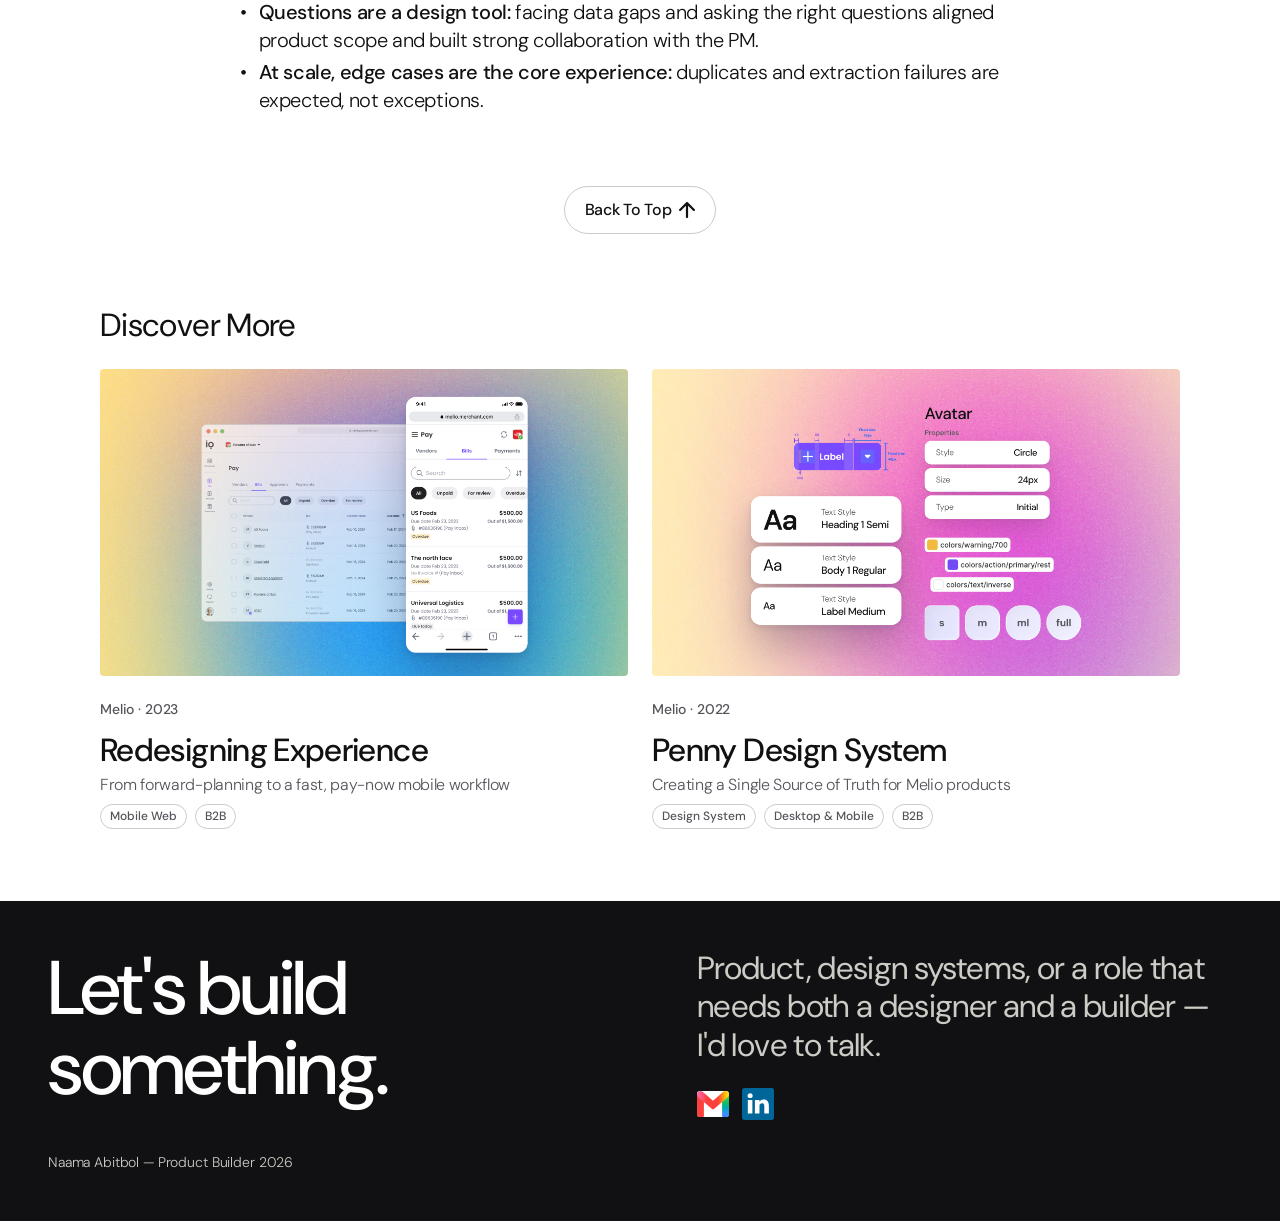
<file: projects/finaloop.html>
<!DOCTYPE html>
<html lang="en">
<head>
  <meta charset="UTF-8" />
  <meta name="viewport" content="width=device-width, initial-scale=1.0" />
  <title>One Upload, Bulk Invoices — Finaloop | Naama Abitbol</title>
  <link rel="stylesheet" href="../css/tokens.css" />
  <link rel="stylesheet" href="../css/base.css" />
  <link rel="stylesheet" href="../css/components.css" />
  <link rel="stylesheet" href="../css/case-studies.css" />
  <link rel="stylesheet" href="../css/project.css" />
  <link rel="stylesheet" href="../css/mobile-gate.css" />
</head>
<body>
  <script src="../js/mobile-gate.js"></script>
  <header class="proj-header">
    <img class="proj-header__bg" src="../assets/projects/finaloop/header-bg.jpg" alt="" />
    <img class="proj-header__glow" src="../assets/projects/finaloop/glow-cream.svg" alt="" />

    <div class="proj-header__nav">
      <a class="proj-header__back" href="../case-studies.html">
        <span class="proj-header__back-icon"><img src="../assets/projects/finaloop/icon-arrow-left.svg" alt="" /></span>
        <span class="proj-header__back-label">Back</span>
      </a>
    </div>

    <div class="proj-header__content">
      <p class="proj-header__title">One Upload, Bulk Invoices</p>
      <p class="proj-header__subtitle">Turning manual invoice entry into an AI-powered self-serve flow</p>
      <div class="proj-tags">
        <span class="proj-tag">Finaloop.com</span>
        <span class="proj-tag">Project owner</span>
        <span class="proj-tag">Web SaaS</span>
        <span class="proj-tag">B2B</span>
        <span class="proj-tag">2024</span>
      </div>
    </div>
  </header>

  <main class="proj-main">
    <div class="proj-container">

      <div class="proj-intro-block">
        <div class="proj-intro-block__item">
          <p class="proj-intro-block__label">The problem</p>
          <p class="proj-intro-block__text">Invoices were entered one by one — a model that couldn't scale, blocking high-volume brands and burning ~25 Ops hours a month.</p>
        </div>
        <div class="proj-intro-block__item">
          <p class="proj-intro-block__label">The Goals</p>
          <p class="proj-intro-block__text">~80% less Ops workload, +5% onboarding boost for high-volume accounts, and 60% bulk adoption for recurring invoices.</p>
        </div>
        <div class="proj-intro-block__item">
          <p class="proj-intro-block__label">The work</p>
          <p class="proj-intro-block__text">An AI-powered bulk flow: drag-and-drop import, AI product matching, and a review grid with validation flags and bulk editing.</p>
        </div>
      </div>

      <div class="proj-col" style="max-width:800px;">
        <p class="proj-heading-sm">Overview</p>
        <p class="proj-body">Finaloop is a real-time accounting platform for e-commerce merchants — automating up to 90% of bookkeeping by connecting directly to sales channels and banks. In this project I designed the platform's AI-powered bulk invoice upload: a self-serve flow for importing, matching, and reviewing large invoice datasets.</p>
      </div>

      <div class="proj-col" style="max-width:800px;">
        <p class="proj-heading-sm">Pain points</p>
        <p class="proj-body">Originally, invoices were entered manually one by one. This single-entry model failed to scale upmarket, blocking high-tier conversion — across three key areas:</p>
        <ul class="proj-bullets">
          <li><span class="bullet-dot">•</span><span><strong>User friction:</strong> active users spent hours on manual entry, driving 30+ CSV-upload feature requests in a single month.</span></li>
          <li><span class="bullet-dot">•</span><span><strong>Market expansion:</strong> high-volume B2B brands couldn't migrate historical invoice data — EDI-dependent brands couldn't onboard at all.</span></li>
          <li><span class="bullet-dot">•</span><span><strong>Industry risk:</strong> manual entry at scale is error-prone, with benchmarks showing a 39% error rate (Ardent Partners, 2024).</span></li>
        </ul>
      </div>

      <p class="proj-quote">Ops was processing invoices by hand, just to keep accounts active.</p>

      <div class="proj-stat">
        <p class="proj-eyebrow">The cost</p>
        <p class="proj-heading">~30 managed accounts, 1,000 invoices and ~25 hours of manual Ops work every month — on 3 employees.</p>
      </div>

      <div class="proj-col" style="max-width:800px; align-items:center; gap:24px;">
        <div class="proj-col" style="max-width:800px;">
          <p class="proj-heading-sm">Discovery</p>
          <p class="proj-body proj-body--muted">I mapped how e-commerce operators manage large data volumes today, how automation earns trust in financial workflows, and how to move high-volume users from internal support to a self-serve flow they actually want to use.</p>
        </div>
        <div class="proj-cards proj-cards--2">
          <div class="proj-card">
            <p class="proj-card__num">01</p>
            <p class="proj-card__title">Delegation is a product failure</p>
            <p class="proj-card__desc">When users hand off to an internal Ops team, the product has given them no other option.</p>
          </div>
          <div class="proj-card">
            <p class="proj-card__num">02</p>
            <p class="proj-card__title">From data input to data verification</p>
            <p class="proj-card__desc">AI extraction shifts the job to auditing — a scannable grid with inline editing, not a form.</p>
          </div>
          <div class="proj-card" style="grid-column: 1 / -1;">
            <p class="proj-card__num">03</p>
            <p class="proj-card__title">Volume changes the user's role</p>
            <p class="proj-card__desc">A form works at 5 invoices; at 50 it's the wrong tool. High volume turns data entry into data review — calling for a scannable grid where users filter, correct and confirm, instead of typing field by field.</p>
          </div>
        </div>
      </div>

      <div class="proj-col" style="max-width:800px; align-items:center; gap:24px;">
        <p class="proj-heading-sm" style="width:100%;">KPIs</p>
        <div class="proj-cards proj-cards--3">
          <div class="proj-card">
            <p class="proj-card__num">01</p>
            <p class="proj-card__title">~80% less Ops work</p>
            <p class="proj-card__desc">Saving ~25 hours a month via self-service invoice entry.</p>
          </div>
          <div class="proj-card">
            <p class="proj-card__num">02</p>
            <p class="proj-card__title">+5% onboarding boost</p>
            <p class="proj-card__desc">Unblocking registration for high-volume accounts.</p>
          </div>
          <div class="proj-card">
            <p class="proj-card__num">03</p>
            <p class="proj-card__title">60% bulk adoption</p>
            <p class="proj-card__desc">Target workflow rate for recurring invoices.</p>
          </div>
        </div>
      </div>

      <div class="proj-col" style="max-width:800px;">
        <p class="proj-eyebrow">Core Assumption</p>
        <p class="proj-heading">In financial workflows, trust comes from control and real-time validation — not promises of accuracy.</p>
        <p class="proj-body" style="margin-top:8px;">Design constraints:</p>
        <ul class="proj-bullets">
          <li><span class="bullet-dot">•</span><span>No financial impact until explicit user confirmation — validation issues are flagged for correction before anything posts to the books.</span></li>
          <li><span class="bullet-dot">•</span><span>The system must absorb AI extraction failures across large uploads without cognitive overload.</span></li>
        </ul>
        <p class="proj-body"><strong>The objective:</strong> an AI-powered bulk upload and review experience that lets users process large datasets independently — shifting Ops from manual work to high-level oversight.</p>
      </div>

      <div class="proj-col" style="max-width:800px; align-items:center; gap:24px;">
        <p class="proj-heading-sm" style="width:100%;">The Challenge</p>
        <div class="proj-cards proj-cards--3">
          <div class="proj-card">
            <p class="proj-card__num">01</p>
            <p class="proj-card__title">No precedent</p>
            <p class="proj-card__desc">No platform had solved this — I adapted patterns from unrelated industries.</p>
          </div>
          <div class="proj-card">
            <p class="proj-card__num">02</p>
            <p class="proj-card__title">Zero-error accounting</p>
            <p class="proj-card__desc">A frictionless experience that strictly prevents critical financial mistakes.</p>
          </div>
          <div class="proj-card">
            <p class="proj-card__num">03</p>
            <p class="proj-card__title">Taming edge cases</p>
            <p class="proj-card__desc">Turning unmapped edge cases into structured, scalable system behaviors.</p>
          </div>
        </div>
      </div>

      <div class="proj-col" style="max-width:800px;">
        <p class="proj-eyebrow">Execution</p>
        <p class="proj-heading">Three steps, full control</p>
        <p class="proj-body">The flow breaks a high-stakes process into three controlled steps — import, match, review — each with clear feedback and a safe exit.</p>
      </div>

      <div class="proj-media-panel">
        <div class="proj-media-panel__caption">
          <p>Pattern inspirations</p>
          <p class="sub">Click to enlarge.</p>
        </div>
        <img src="../assets/projects/finaloop/image.png" alt="Reference patterns from other import/mapping flows" style="width:100%;" />
      </div>

      <div class="proj-col" style="max-width:800px;">
        <p class="proj-eyebrow">Execution/01</p>
        <p class="proj-heading">Import without friction</p>
        <p class="proj-body">Drag-and-drop with instant parsing feedback. Users can add more invoices or leave mid-flow — parsed files auto-save to a dedicated dashboard tab.</p>
      </div>
      <div class="proj-media-frame proj-media-frame--video" style="aspect-ratio: 2878/1634; max-width:1080px;">
        <video src="../assets/projects/finaloop/finaloop-step1.mp4" autoplay muted loop playsinline></video>
      </div>

      <div class="proj-col" style="max-width:800px;">
        <p class="proj-eyebrow">Execution/02</p>
        <p class="proj-heading">AI does the matching</p>
        <p class="proj-body">AI matches extracted products to existing SKUs, flags missing data, and filters line items that need attention.</p>
      </div>
      <div class="proj-media-frame proj-media-frame--video" style="aspect-ratio: 2878/1634; max-width:1080px;">
        <video src="../assets/projects/finaloop/finaloop-step2.mp4" autoplay muted loop playsinline></video>
      </div>

      <div class="proj-col" style="max-width:800px;">
        <p class="proj-eyebrow">Execution/03</p>
        <p class="proj-heading">Review, then commit</p>
        <p class="proj-body">A scannable review grid with validation flags, filtering, and bulk editing — line items open in a modal for quantity, price, discounts and shipping. Nothing posts to the books until explicit confirmation.</p>
      </div>
      <div class="proj-media-frame proj-media-frame--video" style="aspect-ratio: 2878/1634; max-width:1080px;">
        <video src="../assets/projects/finaloop/finaloop-step3.mp4" autoplay muted loop playsinline></video>
      </div>

      <div class="proj-media-panel">
        <div class="proj-media-panel__caption"><p>Full flow</p></div>
        <div class="proj-media-frame proj-media-frame--video" style="aspect-ratio: 2882/1640;">
          <video src="../assets/projects/finaloop/finaloop-fullflow.mp4" autoplay muted loop playsinline></video>
        </div>
      </div>

      <div class="proj-media-panel">
        <div class="proj-media-panel__caption"><p>Edge Cases</p></div>
        <div class="flow" style="max-width: 1080px;">
          <figure class="proj-media-item" style="width: 490px;">
            <div class="proj-media-frame proj-media-frame--video" style="aspect-ratio: 2880/1634;">
              <video src="../assets/projects/finaloop/finaloop-duplicated.mp4" autoplay muted loop playsinline></video>
            </div>
            <figcaption>Import duplicated invoice</figcaption>
          </figure>
          <figure class="proj-media-item" style="width: 490px;">
            <div class="proj-media-frame proj-media-frame--video" style="aspect-ratio: 2880/1634;">
              <video src="../assets/projects/finaloop/finaloop-errors.mp4" autoplay muted loop playsinline></video>
            </div>
            <figcaption>Error States - Missing Data</figcaption>
          </figure>
        </div>
      </div>

      <div class="proj-media-panel">
        <div class="proj-media-panel__header">
          <div class="proj-media-panel__caption" style="text-align:left;"><p>More Features</p></div>
        </div>
        <div class="flow" style="max-width: 1080px;">
          <figure class="proj-media-item" style="width: 322px;">
            <div class="proj-media-frame proj-media-frame--video" style="aspect-ratio: 484/296;">
              <video src="../assets/projects/finaloop/finaloop-bulkedit.mp4" autoplay muted loop playsinline></video>
            </div>
            <figcaption>Bulk edit</figcaption>
          </figure>
          <figure class="proj-media-item" style="width: 322px;">
            <div class="proj-media-frame proj-media-frame--video" style="aspect-ratio: 484/295;">
              <video src="../assets/projects/finaloop/finaloop-addinvoices.mp4" autoplay muted loop playsinline></video>
            </div>
            <figcaption>Add invoices</figcaption>
          </figure>
          <figure class="proj-media-item" style="width: 322px;">
            <div class="proj-media-frame proj-media-frame--video" style="aspect-ratio: 484/295;">
              <video src="../assets/projects/finaloop/finaloop-lineitem.mp4" autoplay muted loop playsinline></video>
            </div>
            <figcaption>Clickable Line item</figcaption>
          </figure>
        </div>
      </div>

      <div class="proj-col" style="max-width:800px; align-items:center; gap:24px;">
        <div class="proj-col" style="max-width:800px;">
          <p class="proj-eyebrow">Key Learnings</p>
          <p class="proj-heading">What the process taught me</p>
          <p class="proj-body">The feature was pulled from the backlog and never shipped, so there was no live impact to measure — but the design process itself surfaced lasting takeaways:</p>
        </div>
        <ul class="proj-bullets">
          <li><span class="bullet-dot">•</span><span><strong>Safety enables speed:</strong> the staging model eliminates manual errors — removing the fear of breaking the books is how we built user trust.</span></li>
          <li><span class="bullet-dot">•</span><span><strong>Questions are a design tool:</strong> facing data gaps and asking the right questions aligned product scope and built strong collaboration with the PM.</span></li>
          <li><span class="bullet-dot">•</span><span><strong>At scale, edge cases are the core experience:</strong> duplicates and extraction failures are expected, not exceptions.</span></li>
        </ul>
      </div>

      <a class="btn proj-back-to-top" href="#top">
        Back To Top
        <img class="btn__icon" src="../assets/projects/finaloop/icon-arrow-up.svg" alt="" />
      </a>

      <div class="proj-discover">
        <p class="proj-discover__title">Discover More</p>
        <div class="project-grid">
          <a class="project-card" href="melio-redesign.html">
            <div class="project-card__media">
              <img src="../assets/case-studies/cover-melio-redesign.png" alt="" />
            </div>
            <div class="project-card__body">
              <p class="project-card__meta">Melio · 2023</p>
              <div class="project-card__title-block">
                <p class="project-card__title">Redesigning Experience</p>
                <p class="project-card__subtitle">From forward-planning to a fast, pay-now mobile workflow</p>
              </div>
              <div class="tags">
                <span class="tag">Mobile Web</span>
                <span class="tag">B2B</span>
              </div>
            </div>
          </a>
          <a class="project-card" href="penny.html">
            <div class="project-card__media">
              <img src="../assets/case-studies/cover-penny.png" alt="" />
            </div>
            <div class="project-card__body">
              <p class="project-card__meta">Melio · 2022</p>
              <div class="project-card__title-block">
                <p class="project-card__title">Penny Design System</p>
                <p class="project-card__subtitle">Creating a Single Source of Truth for Melio products</p>
              </div>
              <div class="tags">
                <span class="tag">Design System</span>
                <span class="tag">Desktop &amp; Mobile</span>
                <span class="tag">B2B</span>
              </div>
            </div>
          </a>
        </div>
      </div>

    </div>
  </main>

  <section class="contact-section" id="contact">
    <div class="contact-section__content">
      <div class="contact-section__left">
        <p class="contact-section__title">Let's build something.</p>
        <div class="contact-section__labels">
          <p>Naama Abitbol — Product Builder</p>
          <p>2026</p>
        </div>
      </div>
      <div class="contact-section__right">
        <p class="contact-section__copy">Product, design systems, or a role that needs both a designer and a builder — I'd love to talk.</p>
        <div class="contact-section__actions">
          <a class="contact-icon" href="mailto:naamaabut@gmail.com" aria-label="Email me">
            <img src="../assets/home/icon-gmail.svg" alt="" />
          </a>
          <a class="contact-icon" href="https://www.linkedin.com/" target="_blank" rel="noopener" aria-label="Connect on LinkedIn">
            <img src="../assets/home/icon-linkedin.svg" alt="" />
          </a>
        </div>
      </div>
    </div>
  </section>
  <script src="../js/fill-button.js" defer></script>
  <script src="../js/scroll-gallery.js" defer></script>
  <script src="../js/project-card-hover.js" defer></script>
  <script src="../js/lightbox.js" defer></script>
  <script src="../js/glow-follow.js" defer></script>
</body>
</html>
</file>
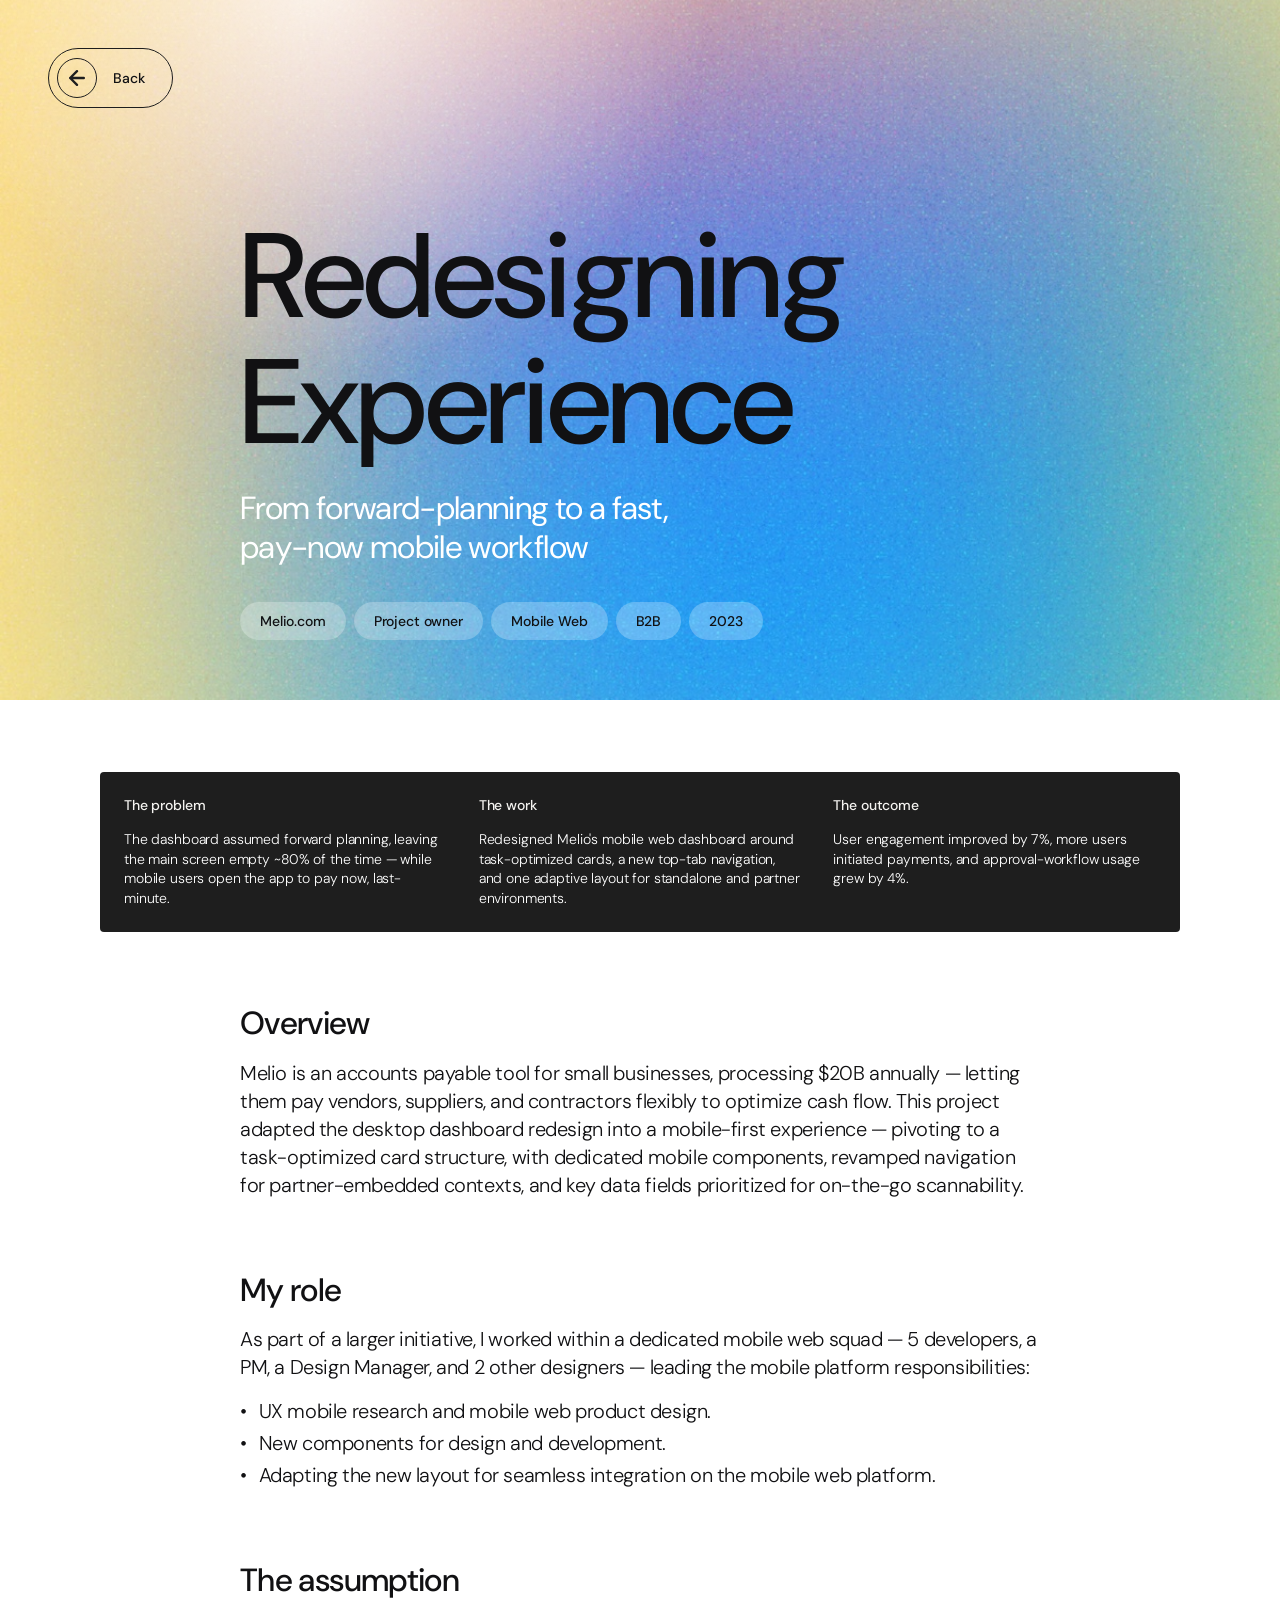
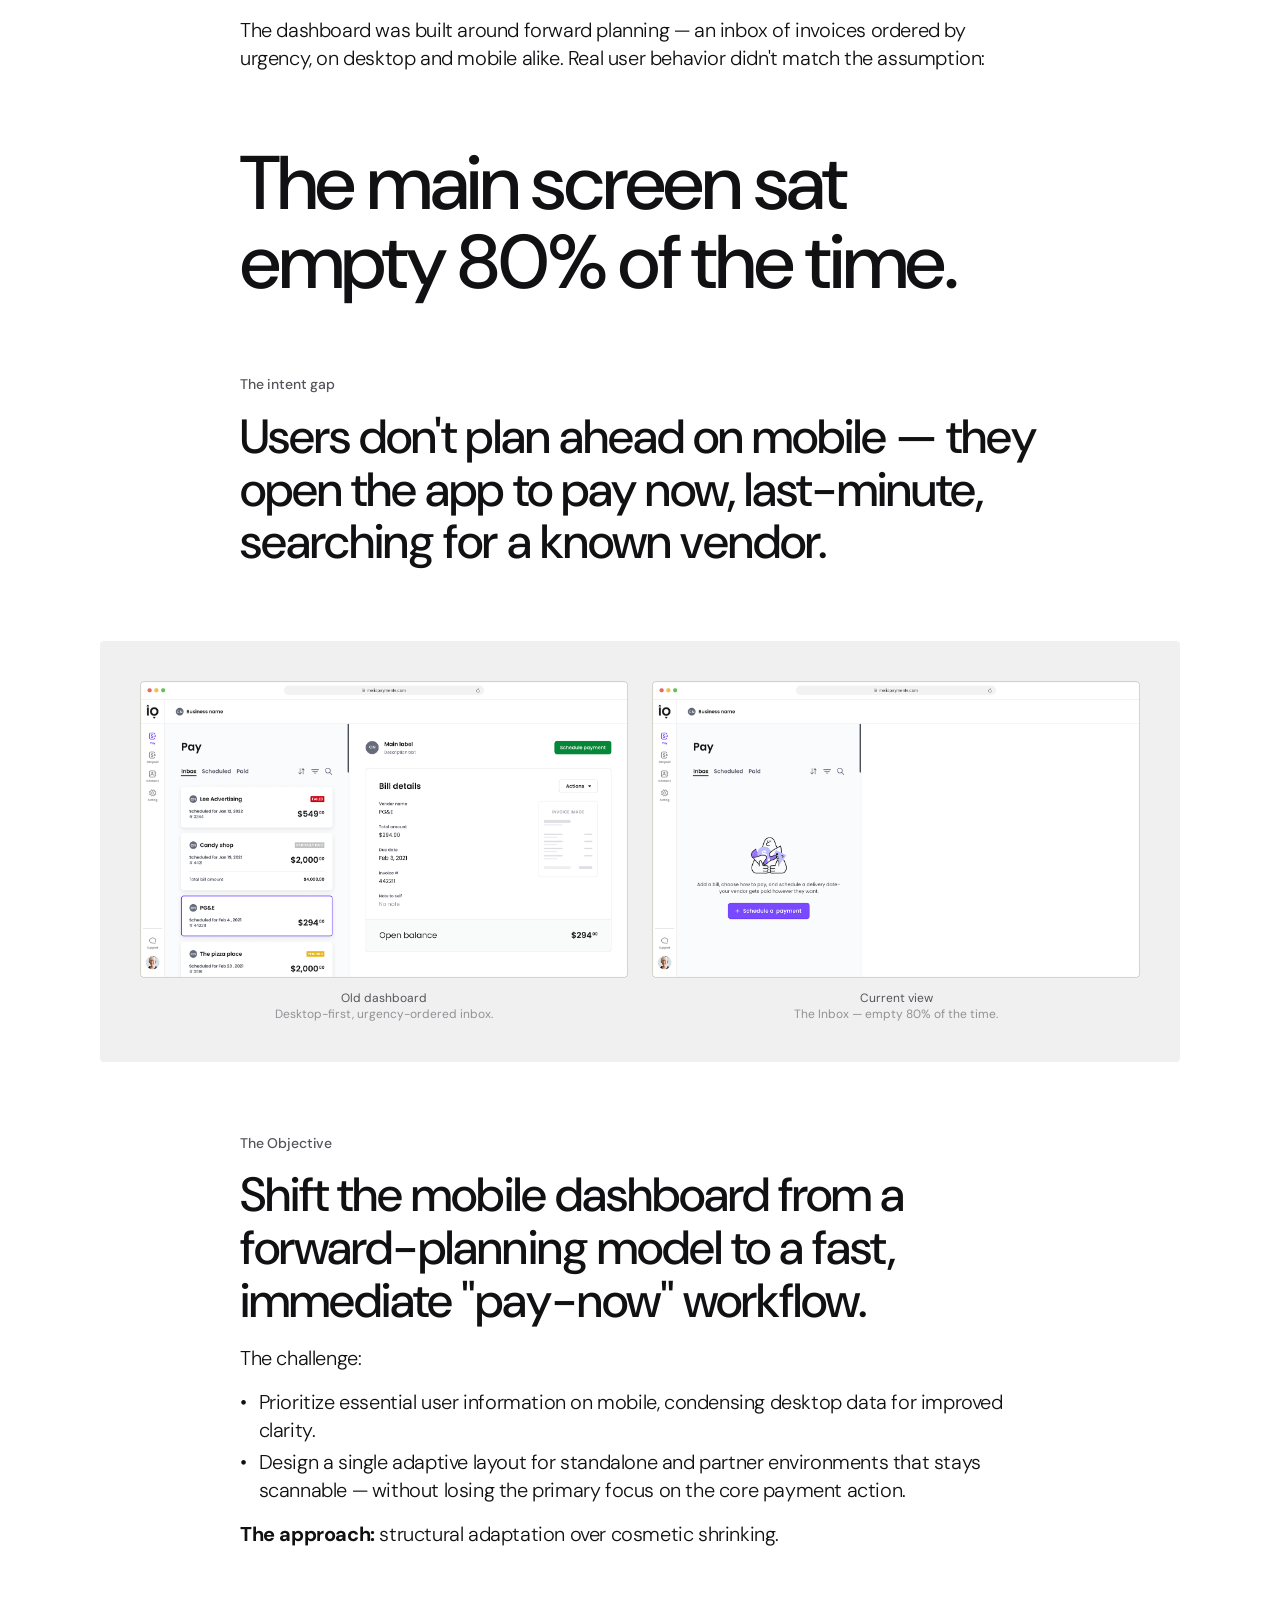
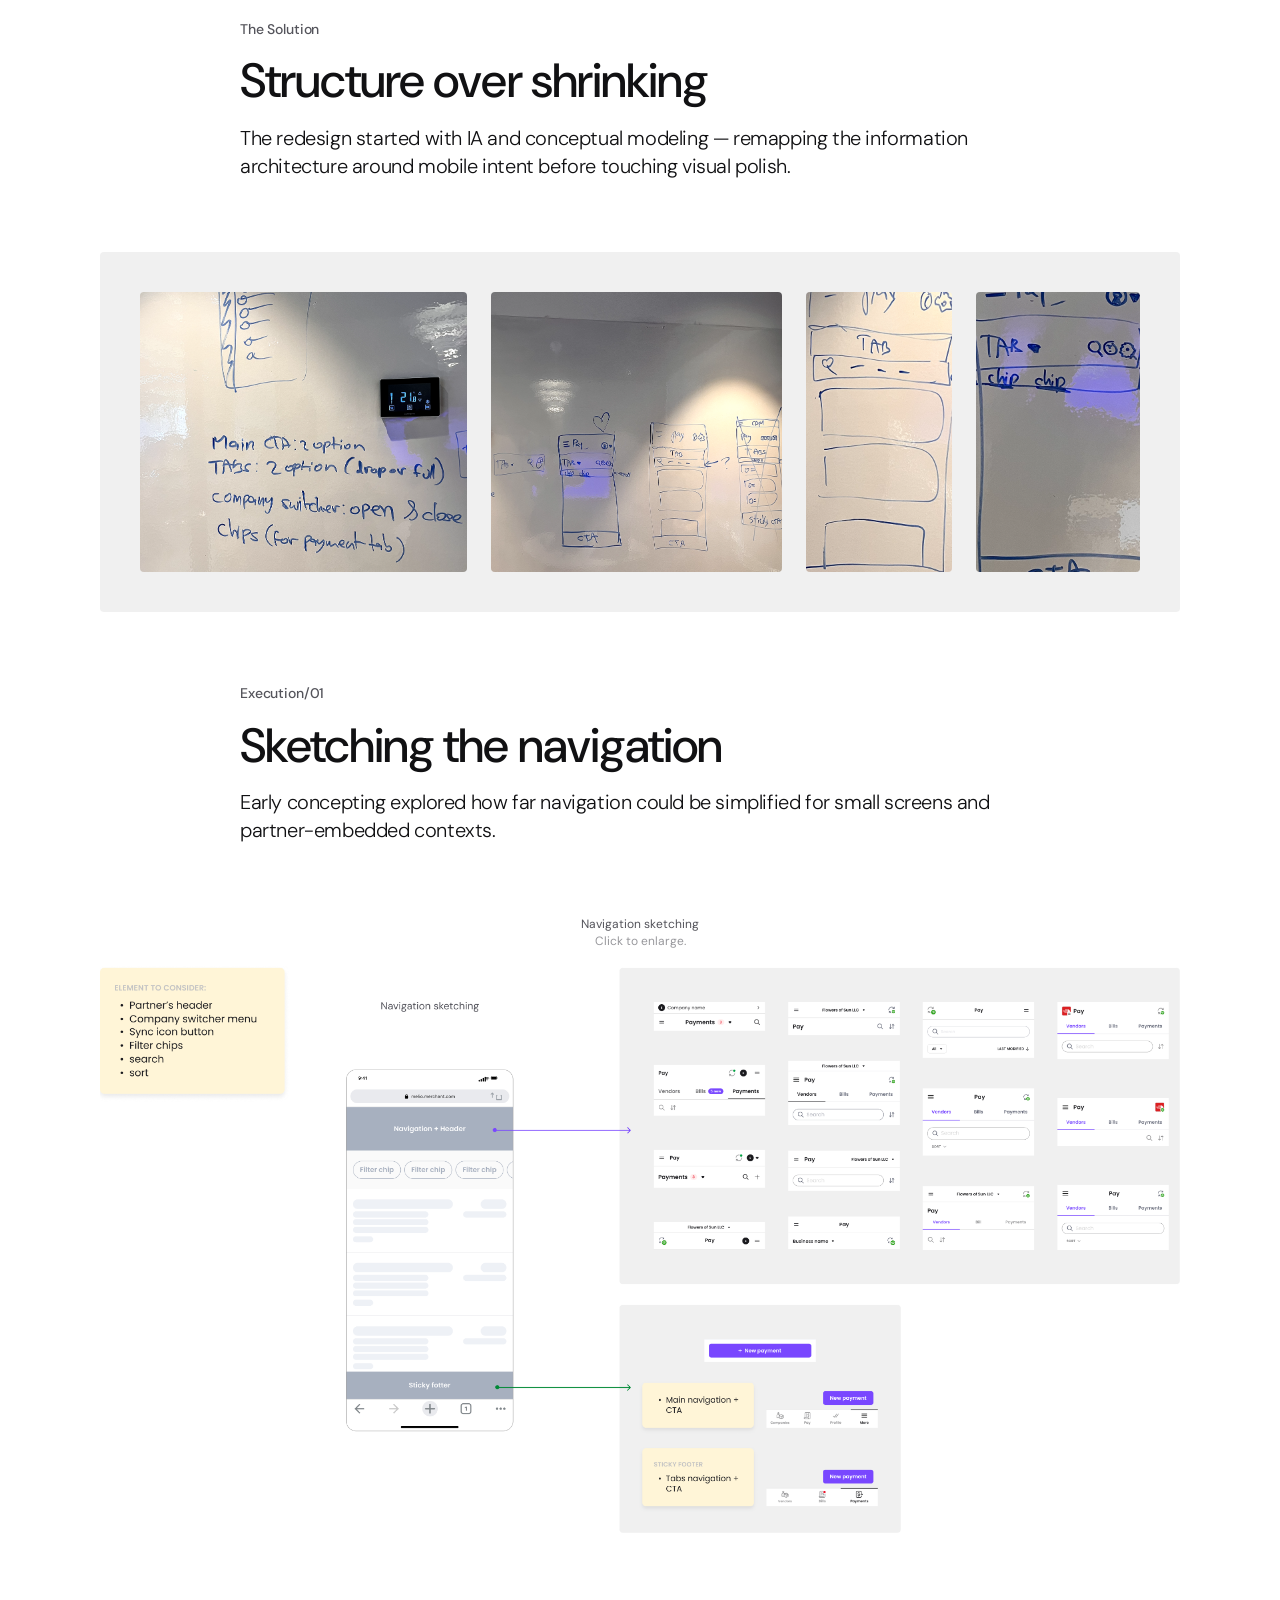
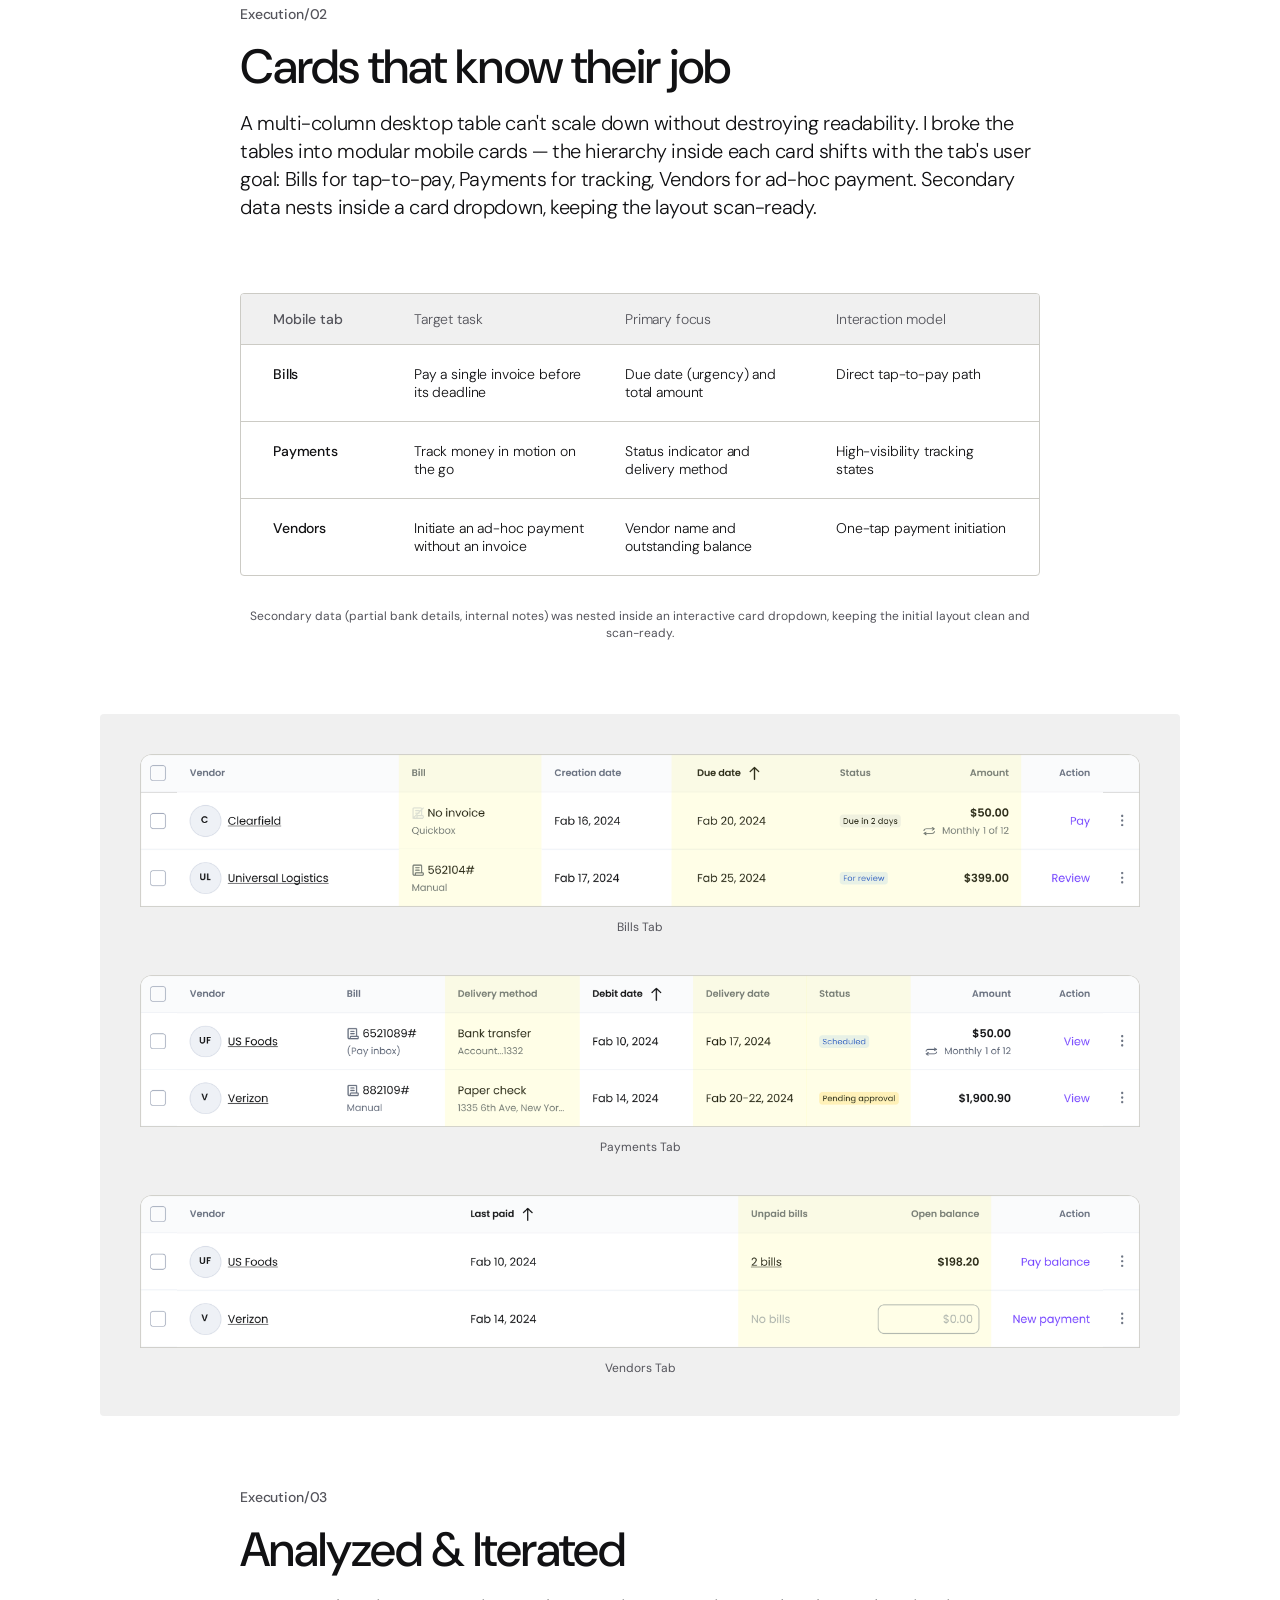
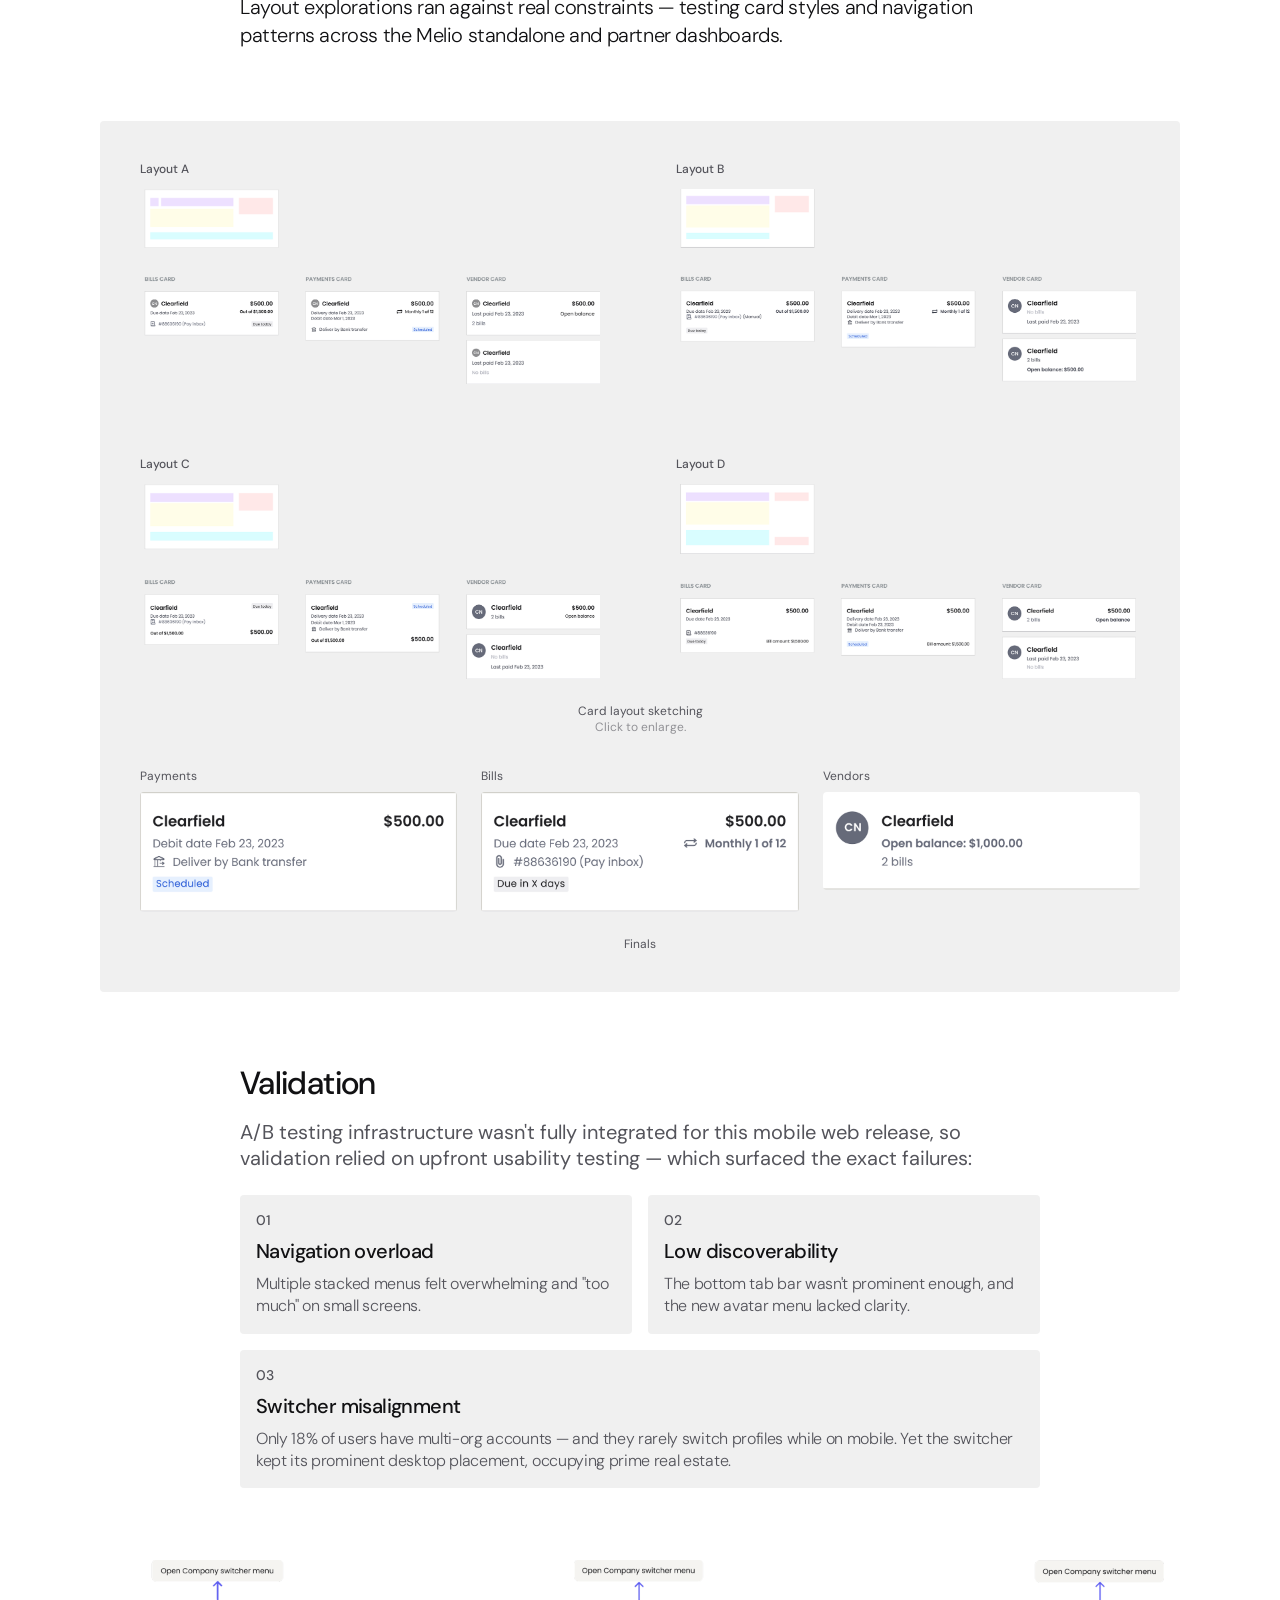
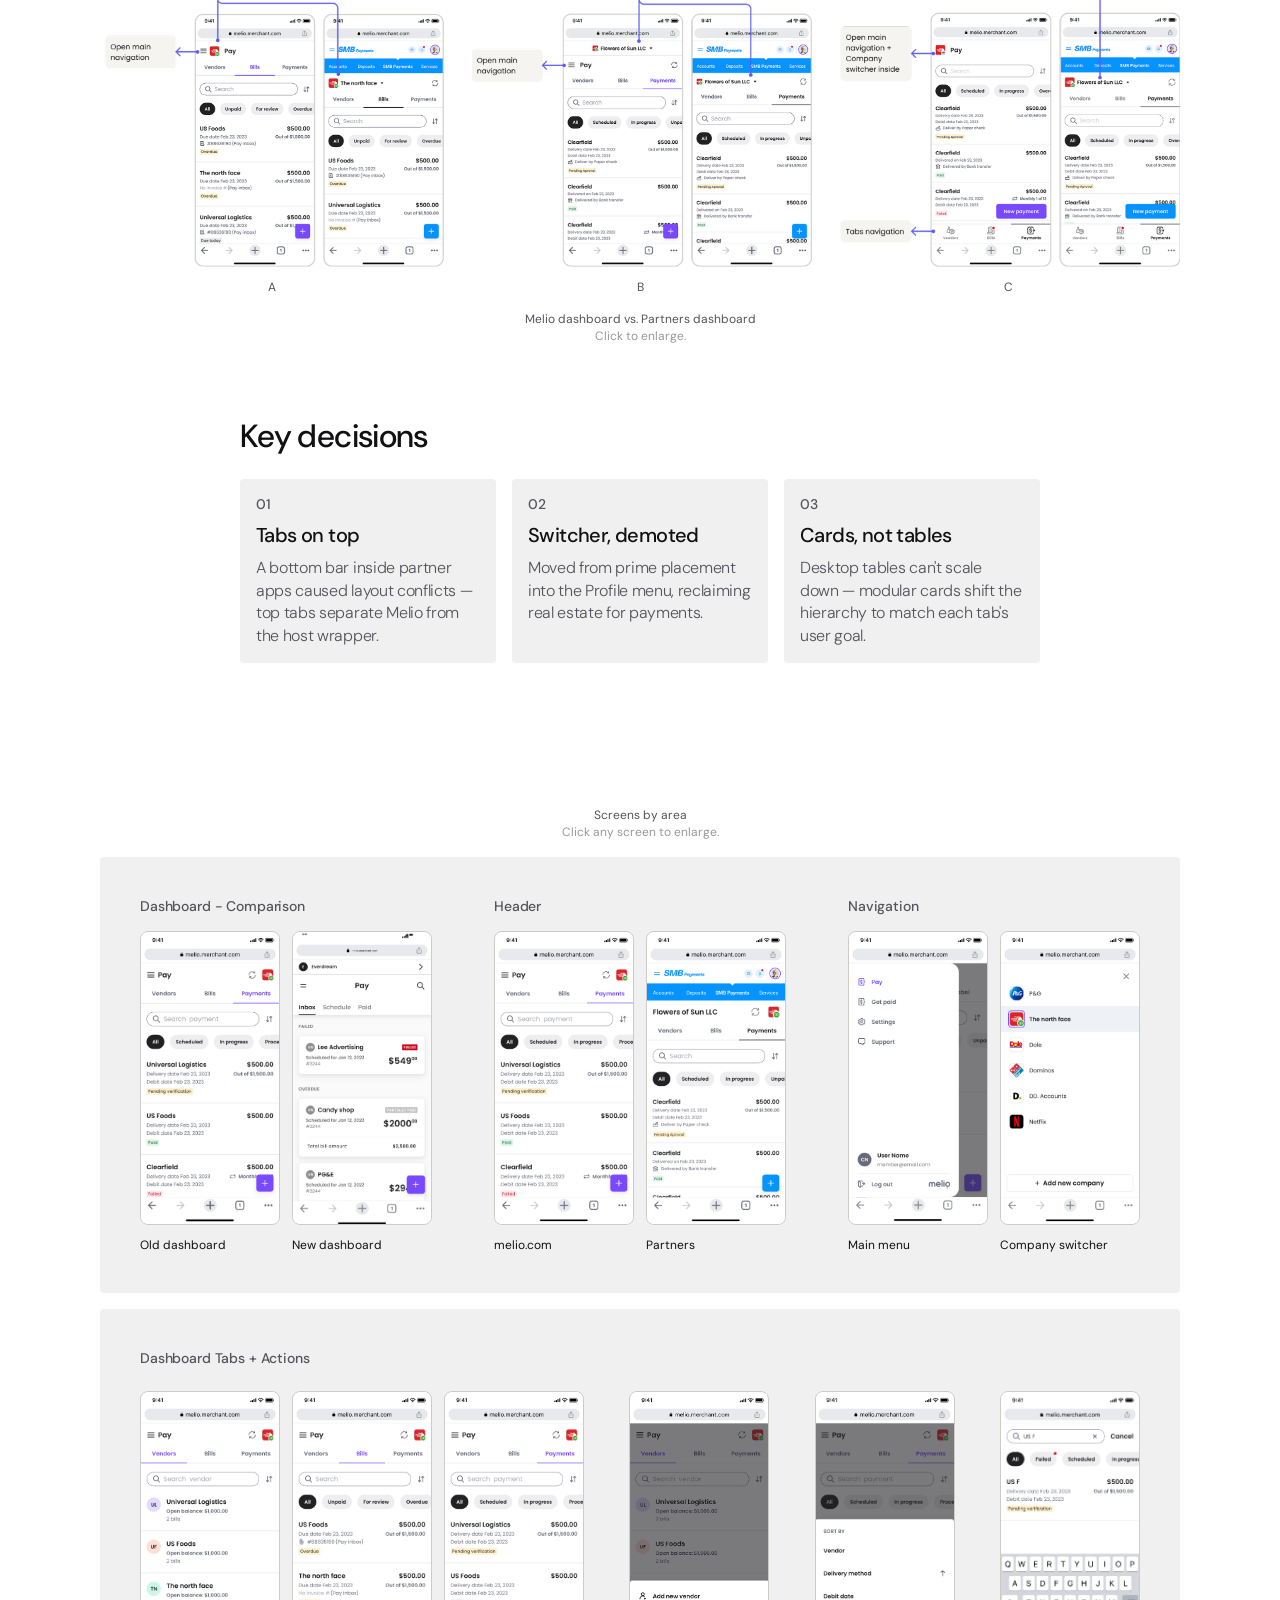
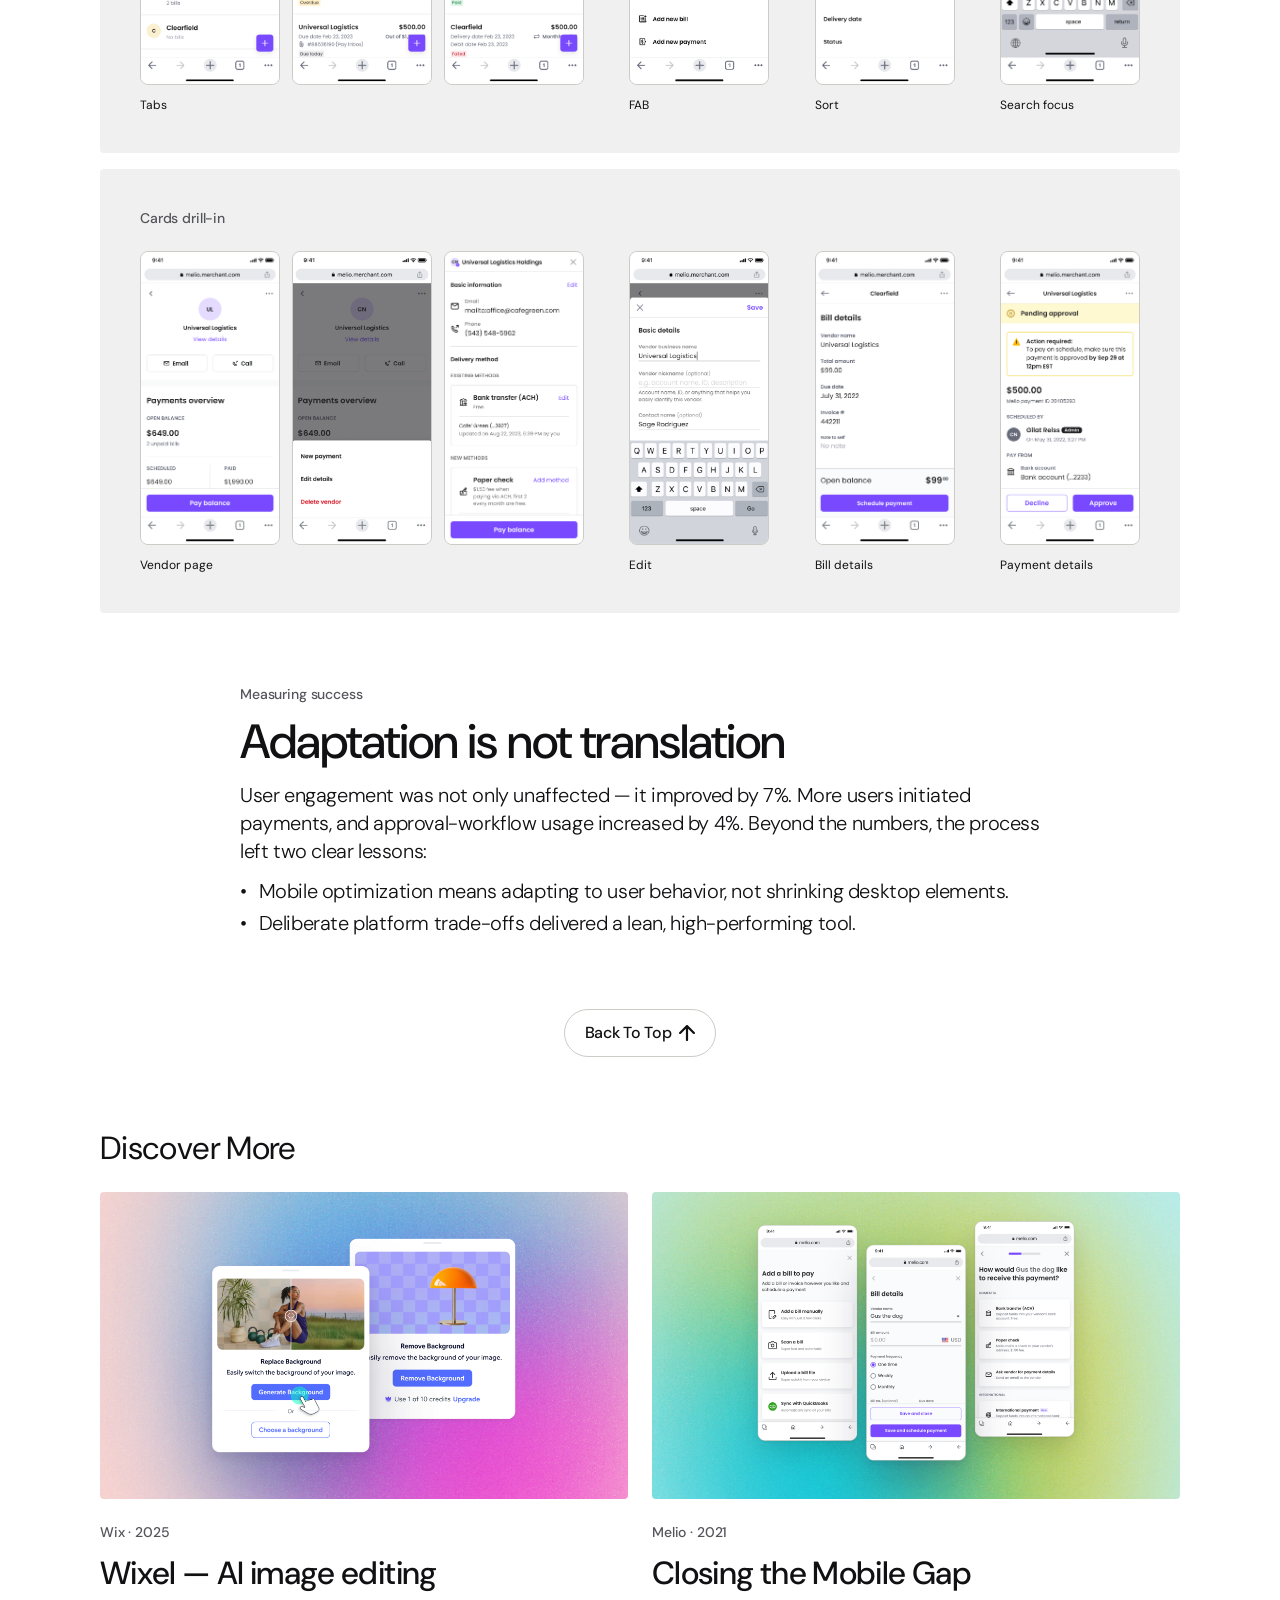
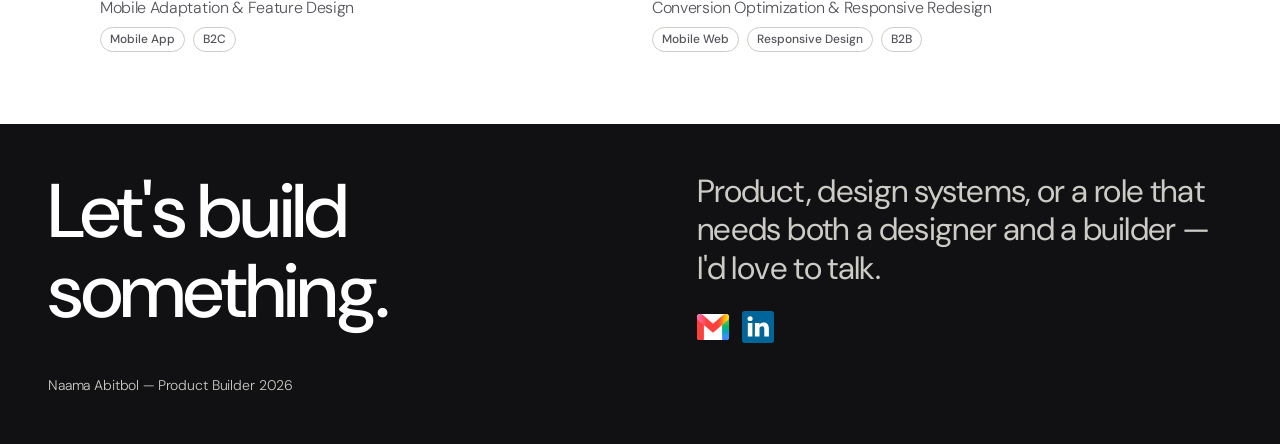
<file: projects/melio-redesign.html>
<!DOCTYPE html>
<html lang="en">
<head>
  <meta charset="UTF-8" />
  <meta name="viewport" content="width=device-width, initial-scale=1.0" />
  <title>Redesigning Experience — Melio | Naama Abitbol</title>
  <link rel="stylesheet" href="../css/tokens.css" />
  <link rel="stylesheet" href="../css/base.css" />
  <link rel="stylesheet" href="../css/components.css" />
  <link rel="stylesheet" href="../css/case-studies.css" />
  <link rel="stylesheet" href="../css/project.css" />
  <link rel="stylesheet" href="../css/melio-redesign.css" />
  <link rel="stylesheet" href="../css/mobile-gate.css" />
</head>
<body>
  <script src="../js/mobile-gate.js"></script>
  <header class="proj-header proj-header--melio-redesign">
    <img class="proj-header__bg" src="../assets/projects/melio-redesign/header-bg-1.jpg" alt="" />
    <img class="proj-header__bg proj-header__bg--layer2" src="../assets/projects/melio-redesign/header-bg-2.jpg" alt="" />
    <img class="proj-header__glow" src="../assets/projects/melio-redesign/glow-cream.svg" alt="" />

    <div class="proj-header__nav">
      <a class="proj-header__back" href="../case-studies.html">
        <span class="proj-header__back-icon"><img src="../assets/projects/melio-redesign/icon-arrow-left.svg" alt="" /></span>
        <span class="proj-header__back-label">Back</span>
      </a>
    </div>

    <div class="proj-header__content">
      <p class="proj-header__title">Redesigning Experience</p>
      <p class="proj-header__subtitle">From forward-planning to a fast, pay-now mobile workflow</p>
      <div class="proj-tags">
        <span class="proj-tag">Melio.com</span>
        <span class="proj-tag">Project owner</span>
        <span class="proj-tag">Mobile Web</span>
        <span class="proj-tag">B2B</span>
        <span class="proj-tag">2023</span>
      </div>
    </div>
  </header>

  <main class="proj-main">
    <div class="proj-container">

      <div class="proj-intro-block">
        <div class="proj-intro-block__item">
          <p class="proj-intro-block__label">The problem</p>
          <p class="proj-intro-block__text">The dashboard assumed forward planning, leaving the main screen empty ~80% of the time — while mobile users open the app to pay now, last-minute.</p>
        </div>
        <div class="proj-intro-block__item">
          <p class="proj-intro-block__label">The work</p>
          <p class="proj-intro-block__text">Redesigned Melio's mobile web dashboard around task-optimized cards, a new top-tab navigation, and one adaptive layout for standalone and partner environments.</p>
        </div>
        <div class="proj-intro-block__item">
          <p class="proj-intro-block__label">The outcome</p>
          <p class="proj-intro-block__text">User engagement improved by 7%, more users initiated payments, and approval-workflow usage grew by 4%.</p>
        </div>
      </div>

      <div class="proj-col" style="max-width:800px;">
        <p class="proj-heading-sm">Overview</p>
        <p class="proj-body">Melio is an accounts payable tool for small businesses, processing $20B annually — letting them pay vendors, suppliers, and contractors flexibly to optimize cash flow. This project adapted the desktop dashboard redesign into a mobile-first experience — pivoting to a task-optimized card structure, with dedicated mobile components, revamped navigation for partner-embedded contexts, and key data fields prioritized for on-the-go scannability.</p>
      </div>

      <div class="proj-col" style="max-width:800px;">
        <p class="proj-heading-sm">My role</p>
        <p class="proj-body">As part of a larger initiative, I worked within a dedicated mobile web squad — 5 developers, a PM, a Design Manager, and 2 other designers — leading the mobile platform responsibilities:</p>
        <ul class="proj-bullets">
          <li><span class="bullet-dot">•</span><span>UX mobile research and mobile web product design.</span></li>
          <li><span class="bullet-dot">•</span><span>New components for design and development.</span></li>
          <li><span class="bullet-dot">•</span><span>Adapting the new layout for seamless integration on the mobile web platform.</span></li>
        </ul>
      </div>

      <div class="proj-col" style="max-width:800px;">
        <p class="proj-heading-sm">The assumption</p>
        <p class="proj-body">The dashboard was built around forward planning — an inbox of invoices ordered by urgency, on desktop and mobile alike. Real user behavior didn't match the assumption:</p>
      </div>

      <p class="proj-quote">The main screen sat empty 80% of the time.</p>

      <div class="proj-col" style="max-width:800px;">
        <p class="proj-eyebrow">The intent gap</p>
        <p class="proj-heading">Users don't plan ahead on mobile — they open the app to pay now, last-minute, searching for a known vendor.</p>
      </div>

      <div class="proj-media-panel" style="max-width:1080px;">
        <div class="proj-media-grid" style="grid-template-columns: repeat(2,minmax(0,1fr)); max-width:100%;">
          <figure class="proj-media-item">
            <img src="../assets/projects/melio-redesign/full 1.png" alt="Old dashboard — desktop-first, urgency-ordered inbox" style="width:100%; aspect-ratio:1587/964; object-fit:cover; border-radius:var(--radius-xxs);" />
            <figcaption>Old dashboard<br /><span style="opacity:0.6;">Desktop-first, urgency-ordered inbox.</span></figcaption>
          </figure>
          <figure class="proj-media-item">
            <img src="../assets/projects/melio-redesign/empty 1.png" alt="Current view — the Inbox, empty 80% of the time" style="width:100%; aspect-ratio:1587/964; object-fit:cover; border-radius:var(--radius-xxs);" />
            <figcaption>Current view<br /><span style="opacity:0.6;">The Inbox — empty 80% of the time.</span></figcaption>
          </figure>
        </div>
      </div>

      <div class="proj-col" style="max-width:800px;">
        <p class="proj-eyebrow">The Objective</p>
        <p class="proj-heading">Shift the mobile dashboard from a forward-planning model to a fast, immediate "pay-now" workflow.</p>
        <p class="proj-body">The challenge:</p>
        <ul class="proj-bullets">
          <li><span class="bullet-dot">•</span><span>Prioritize essential user information on mobile, condensing desktop data for improved clarity.</span></li>
          <li><span class="bullet-dot">•</span><span>Design a single adaptive layout for standalone and partner environments that stays scannable — without losing the primary focus on the core payment action.</span></li>
        </ul>
        <p class="proj-body"><strong>The approach:</strong> structural adaptation over cosmetic shrinking.</p>
      </div>

      <div class="proj-col" style="max-width:800px;">
        <p class="proj-eyebrow">The Solution</p>
        <p class="proj-heading">Structure over shrinking</p>
        <p class="proj-body">The redesign started with IA and conceptual modeling — remapping the information architecture around mobile intent before touching visual polish.</p>
      </div>

      <div class="proj-media-panel" style="max-width:1080px;">
        <div style="display:flex; gap:24px; width:100%; height:280px;">
          <img src="../assets/projects/melio-redesign/IMG_1490.png" alt="Early concepting — process photo" style="flex:981 0 0; min-width:0; height:100%; object-fit:cover; border-radius:var(--radius-xxs);" />
          <img src="../assets/projects/melio-redesign/IMG_1489.png" alt="Early concepting — process photo" style="flex:873 0 0; min-width:0; height:100%; object-fit:cover; border-radius:var(--radius-xxs);" />
          <img src="../assets/projects/melio-redesign/IMG_1491.png" alt="Early concepting — process photo" style="flex:438 0 0; min-width:0; height:100%; object-fit:cover; border-radius:var(--radius-xxs);" />
          <img src="../assets/projects/melio-redesign/IMG_1491-1.png" alt="Early concepting — process photo" style="flex:492 0 0; min-width:0; height:100%; object-fit:cover; border-radius:var(--radius-xxs);" />
        </div>
      </div>

      <div class="proj-col" style="max-width:800px;">
        <p class="proj-eyebrow">Execution/01</p>
        <p class="proj-heading">Sketching the navigation</p>
        <p class="proj-body">Early concepting explored how far navigation could be simplified for small screens and partner-embedded contexts.</p>
      </div>

      <div class="proj-media-panel proj-media-panel--bare" style="max-width:1080px;">
        <div class="proj-media-panel__caption"><p>Navigation sketching</p><p class="sub">Click to enlarge.</p></div>
        <img src="../assets/projects/melio-redesign/Navigation sketching 1.png" alt="Navigation sketching exploration" style="width:100%;" />
      </div>

      <div class="proj-col" style="max-width:800px;">
        <p class="proj-eyebrow">Execution/02</p>
        <p class="proj-heading">Cards that know their job</p>
        <p class="proj-body">A multi-column desktop table can't scale down without destroying readability. I broke the tables into modular mobile cards — the hierarchy inside each card shifts with the tab's user goal: Bills for tap-to-pay, Payments for tracking, Vendors for ad-hoc payment. Secondary data nests inside a card dropdown, keeping the layout scan-ready.</p>
      </div>

      <div class="proj-col" style="max-width:800px; align-items:center;">
        <div class="proj-comparison-table">
          <div class="proj-comparison-table__row proj-comparison-table__row--head">
            <p class="proj-comparison-table__cell--label">Mobile tab</p>
            <p class="proj-comparison-table__cell">Target task</p>
            <p class="proj-comparison-table__cell">Primary focus</p>
            <p class="proj-comparison-table__cell">Interaction model</p>
          </div>
          <div class="proj-comparison-table__row">
            <p class="proj-comparison-table__cell--label" style="color:var(--text-primary);">Bills</p>
            <p class="proj-comparison-table__cell" style="color:var(--text-primary);">Pay a single invoice before its deadline</p>
            <p class="proj-comparison-table__cell" style="color:var(--text-primary);">Due date (urgency) and total amount</p>
            <p class="proj-comparison-table__cell" style="color:var(--text-primary);">Direct tap-to-pay path</p>
          </div>
          <div class="proj-comparison-table__row">
            <p class="proj-comparison-table__cell--label" style="color:var(--text-primary);">Payments</p>
            <p class="proj-comparison-table__cell" style="color:var(--text-primary);">Track money in motion on the go</p>
            <p class="proj-comparison-table__cell" style="color:var(--text-primary);">Status indicator and delivery method</p>
            <p class="proj-comparison-table__cell" style="color:var(--text-primary);">High-visibility tracking states</p>
          </div>
          <div class="proj-comparison-table__row">
            <p class="proj-comparison-table__cell--label" style="color:var(--text-primary);">Vendors</p>
            <p class="proj-comparison-table__cell" style="color:var(--text-primary);">Initiate an ad-hoc payment without an invoice</p>
            <p class="proj-comparison-table__cell" style="color:var(--text-primary);">Vendor name and outstanding balance</p>
            <p class="proj-comparison-table__cell" style="color:var(--text-primary);">One-tap payment initiation</p>
          </div>
        </div>
        <p class="proj-media-panel__caption" style="margin-top:16px;">Secondary data (partial bank details, internal notes) was nested inside an interactive card dropdown, keeping the initial layout clean and scan-ready.</p>
      </div>

      <div class="proj-media-panel" style="max-width:1080px; gap:40px;">
        <figure class="proj-media-item" style="width:100%;">
          <img src="../assets/projects/melio-redesign/Bills 1.png" alt="Bills tab card design" style="width:100%; aspect-ratio:3240/495; object-fit:cover; border-radius:var(--radius-s) var(--radius-s) 0 0;" />
          <figcaption>Bills Tab</figcaption>
        </figure>
        <figure class="proj-media-item" style="width:100%;">
          <img src="../assets/projects/melio-redesign/Payments 1.png" alt="Payments tab card design" style="width:100%; aspect-ratio:3240/495; object-fit:cover; border-radius:var(--radius-s) var(--radius-s) 0 0;" />
          <figcaption>Payments Tab</figcaption>
        </figure>
        <figure class="proj-media-item" style="width:100%;">
          <img src="../assets/projects/melio-redesign/Vendors 1.png" alt="Vendors tab card design" style="width:100%; aspect-ratio:3240/495; object-fit:cover; border-radius:var(--radius-s) var(--radius-s) 0 0;" />
          <figcaption>Vendors Tab</figcaption>
        </figure>
      </div>

      <div class="proj-col" style="max-width:800px;">
        <p class="proj-eyebrow">Execution/03</p>
        <p class="proj-heading">Analyzed &amp; Iterated</p>
        <p class="proj-body">Layout explorations ran against real constraints — testing card styles and navigation patterns across the Melio standalone and partner dashboards.</p>
      </div>

      <div class="proj-media-panel" style="max-width:1080px;">
        <div class="proj-media-grid" style="grid-template-columns: repeat(2,minmax(0,1fr)); gap:72px; max-width:100%;">
          <figure class="proj-media-item">
            <figcaption style="text-align:left; font-weight:500; color:var(--text-secondary);">Layout A</figcaption>
            <img src="../assets/projects/melio-redesign/a.png" alt="Card layout sketch — Layout A" style="width:100%; height:195px; object-fit:contain;" />
          </figure>
          <figure class="proj-media-item">
            <figcaption style="text-align:left; font-weight:500; color:var(--text-secondary);">Layout B</figcaption>
            <img src="../assets/projects/melio-redesign/b.png" alt="Card layout sketch — Layout B" style="width:100%; height:195px; object-fit:contain;" />
          </figure>
          <figure class="proj-media-item">
            <figcaption style="text-align:left; font-weight:500; color:var(--text-secondary);">Layout C</figcaption>
            <img src="../assets/projects/melio-redesign/c.png" alt="Card layout sketch — Layout C" style="width:100%; height:195px; object-fit:contain;" />
          </figure>
          <figure class="proj-media-item">
            <figcaption style="text-align:left; font-weight:500; color:var(--text-secondary);">Layout D</figcaption>
            <img src="../assets/projects/melio-redesign/d.png" alt="Card layout sketch — Layout D" style="width:100%; height:195px; object-fit:contain;" />
          </figure>
        </div>
        <div class="proj-media-panel__caption"><p>Card layout sketching</p><p class="sub">Click to enlarge.</p></div>

        <div class="proj-media-grid" style="grid-template-columns: repeat(3,minmax(0,1fr)); gap:24px; max-width:100%; margin-top:8px;">
          <figure class="proj-media-item" style="gap:8px;">
            <figcaption style="text-align:left; font-size:12px; color:var(--text-secondary);">Payments</figcaption>
            <img src="../assets/projects/melio-redesign/_Payments item 1.png" alt="Payments card — final design" style="width:100%; aspect-ratio:303/114; object-fit:cover; border-radius:var(--radius-xxs);" />
          </figure>
          <figure class="proj-media-item" style="gap:8px;">
            <figcaption style="text-align:left; font-size:12px; color:var(--text-secondary);">Bills</figcaption>
            <img src="../assets/projects/melio-redesign/_Bills item 1.png" alt="Bills card — final design" style="width:100%; aspect-ratio:303/114; object-fit:cover; border-radius:var(--radius-xxs);" />
          </figure>
          <figure class="proj-media-item" style="gap:8px;">
            <figcaption style="text-align:left; font-size:12px; color:var(--text-secondary);">Vendors</figcaption>
            <img src="../assets/projects/melio-redesign/_Vendor item 1.png" alt="Vendors card — final design" style="width:100%; aspect-ratio:303/93; object-fit:cover; border-radius:var(--radius-xxs);" />
          </figure>
        </div>
        <p class="proj-media-panel__caption">Finals</p>
      </div>

      <div class="proj-col" style="max-width:800px; align-items:center; gap:24px;">
        <div class="proj-col" style="max-width:800px;">
          <p class="proj-heading-sm">Validation</p>
          <p class="proj-body--muted" style="font-size:20px;">A/B testing infrastructure wasn't fully integrated for this mobile web release, so validation relied on upfront usability testing — which surfaced the exact failures:</p>
        </div>
        <div class="proj-cards proj-cards--2">
          <div class="proj-card"><p class="proj-card__num">01</p><p class="proj-card__title">Navigation overload</p><p class="proj-card__desc">Multiple stacked menus felt overwhelming and "too much" on small screens.</p></div>
          <div class="proj-card"><p class="proj-card__num">02</p><p class="proj-card__title">Low discoverability</p><p class="proj-card__desc">The bottom tab bar wasn't prominent enough, and the new avatar menu lacked clarity.</p></div>
          <div class="proj-card" style="grid-column:1/-1;"><p class="proj-card__num">03</p><p class="proj-card__title">Switcher misalignment</p><p class="proj-card__desc">Only 18% of users have multi-org accounts — and they rarely switch profiles while on mobile. Yet the switcher kept its prominent desktop placement, occupying prime real estate.</p></div>
        </div>
      </div>

      <div class="proj-media-panel proj-media-panel--bare" style="max-width:1080px;">
        <div class="proj-media-grid" style="grid-template-columns: repeat(3,minmax(0,1fr)); gap:24px; max-width:100%;">
          <figure class="proj-media-item">
            <img src="../assets/projects/melio-redesign/A 1.png" alt="Melio dashboard vs. Partners dashboard — option A" style="width:100%; aspect-ratio:1032/921; object-fit:cover;" />
            <figcaption>A</figcaption>
          </figure>
          <figure class="proj-media-item">
            <img src="../assets/projects/melio-redesign/B 1.png" alt="Melio dashboard vs. Partners dashboard — option B" style="width:100%; aspect-ratio:1032/921; object-fit:cover;" />
            <figcaption>B</figcaption>
          </figure>
          <figure class="proj-media-item">
            <img src="../assets/projects/melio-redesign/C 1.png" alt="Melio dashboard vs. Partners dashboard — option C" style="width:100%; aspect-ratio:1032/921; object-fit:cover;" />
            <figcaption>C</figcaption>
          </figure>
        </div>
        <div class="proj-media-panel__caption"><p>Melio dashboard vs. Partners dashboard</p><p class="sub">Click to enlarge.</p></div>
      </div>

      <div class="proj-col" style="max-width:800px; align-items:center; gap:24px;">
        <p class="proj-heading-sm" style="width:100%;">Key decisions</p>
        <div class="proj-cards proj-cards--3">
          <div class="proj-card"><p class="proj-card__num">01</p><p class="proj-card__title">Tabs on top</p><p class="proj-card__desc">A bottom bar inside partner apps caused layout conflicts — top tabs separate Melio from the host wrapper.</p></div>
          <div class="proj-card"><p class="proj-card__num">02</p><p class="proj-card__title">Switcher, demoted</p><p class="proj-card__desc">Moved from prime placement into the Profile menu, reclaiming real estate for payments.</p></div>
          <div class="proj-card"><p class="proj-card__num">03</p><p class="proj-card__title">Cards, not tables</p><p class="proj-card__desc">Desktop tables can't scale down — modular cards shift the hierarchy to match each tab's user goal.</p></div>
        </div>
      </div>

    </div>

    <div class="proj-container">
      <div class="proj-media-panel proj-media-panel--bare" style="max-width:1160px;">
        <div class="proj-media-panel__caption"><p>Screens by area</p><p class="sub">Click any screen to enlarge.</p></div>

        <div class="proj-tile-panel">
          <div class="proj-tile-row proj-tile-row--spread">
            <div class="proj-tile-group">
              <p class="proj-tile-group__label">Dashboard - Comparison</p>
              <div class="proj-tile-set">
                <figure class="proj-tile"><img src="../assets/projects/melio-redesign/sba-old-dashboard.png" alt="Old dashboard" /><figcaption>Old dashboard</figcaption></figure>
                <figure class="proj-tile"><img src="../assets/projects/melio-redesign/sba-new-dashboard.png" alt="New dashboard" /><figcaption>New dashboard</figcaption></figure>
              </div>
            </div>
            <div class="proj-tile-group">
              <p class="proj-tile-group__label">Header</p>
              <div class="proj-tile-set">
                <figure class="proj-tile"><img src="../assets/projects/melio-redesign/sba-header-melio.png" alt="melio.com header" /><figcaption>melio.com</figcaption></figure>
                <figure class="proj-tile"><img src="../assets/projects/melio-redesign/sba-header-partners.png" alt="Partners header" /><figcaption>Partners</figcaption></figure>
              </div>
            </div>
            <div class="proj-tile-group">
              <p class="proj-tile-group__label">Navigation</p>
              <div class="proj-tile-set">
                <figure class="proj-tile"><img src="../assets/projects/melio-redesign/sba-nav-mainmenu.png" alt="Main menu" /><figcaption>Main menu</figcaption></figure>
                <figure class="proj-tile"><img src="../assets/projects/melio-redesign/sba-nav-companyswitcher.png" alt="Company switcher" /><figcaption>Company switcher</figcaption></figure>
              </div>
            </div>
          </div>
        </div>

        <div class="proj-tile-panel">
          <p class="proj-tile-panel__header">Dashboard Tabs + Actions</p>
          <div class="proj-tile-row proj-tile-row--spread">
            <div class="proj-tile-set">
              <figure class="proj-tile"><img src="../assets/projects/melio-redesign/sba-tabs-1.png" alt="Tabs" /><figcaption>Tabs</figcaption></figure>
              <figure class="proj-tile"><img src="../assets/projects/melio-redesign/sba-tabs-2.png" alt="Tabs" /></figure>
              <figure class="proj-tile"><img src="../assets/projects/melio-redesign/sba-tabs-3.png" alt="Tabs" /></figure>
            </div>
            <figure class="proj-tile"><img src="../assets/projects/melio-redesign/sba-fab.png" alt="FAB" /><figcaption>FAB</figcaption></figure>
            <figure class="proj-tile"><img src="../assets/projects/melio-redesign/sba-sort.png" alt="Sort" /><figcaption>Sort</figcaption></figure>
            <figure class="proj-tile"><img src="../assets/projects/melio-redesign/sba-searchfocus.png" alt="Search focus" /><figcaption>Search focus</figcaption></figure>
          </div>
        </div>

        <div class="proj-tile-panel">
          <p class="proj-tile-panel__header">Cards drill-in</p>
          <div class="proj-tile-row proj-tile-row--spread">
            <div class="proj-tile-set">
              <figure class="proj-tile"><img src="../assets/projects/melio-redesign/sba-vendorpage-1.png" alt="Vendor page" /><figcaption>Vendor page</figcaption></figure>
              <figure class="proj-tile"><img src="../assets/projects/melio-redesign/sba-vendorpage-2.png" alt="Vendor page" /></figure>
              <figure class="proj-tile"><img src="../assets/projects/melio-redesign/sba-vendorpage-3.png" alt="Vendor page" /></figure>
            </div>
            <figure class="proj-tile"><img src="../assets/projects/melio-redesign/sba-edit.png" alt="Edit" /><figcaption>Edit</figcaption></figure>
            <figure class="proj-tile"><img src="../assets/projects/melio-redesign/sba-billdetails.png" alt="Bill details" /><figcaption>Bill details</figcaption></figure>
            <figure class="proj-tile"><img src="../assets/projects/melio-redesign/sba-paymentdetails.png" alt="Payment details" /><figcaption>Payment details</figcaption></figure>
          </div>
        </div>
      </div>

      <div class="proj-col" style="max-width:800px; gap:12px;">
        <p class="proj-eyebrow">Measuring success</p>
        <p class="proj-heading">Adaptation is not translation</p>
        <p class="proj-body">User engagement was not only unaffected — it improved by 7%. More users initiated payments, and approval-workflow usage increased by 4%. Beyond the numbers, the process left two clear lessons:</p>
        <ul class="proj-bullets">
          <li><span class="bullet-dot">•</span><span>Mobile optimization means adapting to user behavior, not shrinking desktop elements.</span></li>
          <li><span class="bullet-dot">•</span><span>Deliberate platform trade-offs delivered a lean, high-performing tool.</span></li>
        </ul>
      </div>

      <a class="btn proj-back-to-top" href="#top">
        Back To Top
        <img class="btn__icon" src="../assets/projects/melio-redesign/icon-arrow-up.svg" alt="" />
      </a>

      <div class="proj-discover">
        <p class="proj-discover__title">Discover More</p>
        <div class="project-grid">
          <a class="project-card" href="wixel.html">
            <div class="project-card__media">
              <img src="../assets/case-studies/cover-wixel.png" alt="" />
            </div>
            <div class="project-card__body">
              <p class="project-card__meta">Wix · 2025</p>
              <div class="project-card__title-block">
                <p class="project-card__title">Wixel — AI image editing</p>
                <p class="project-card__subtitle">Mobile Adaptation &amp; Feature Design</p>
              </div>
              <div class="tags">
                <span class="tag">Mobile App</span>
                <span class="tag">B2C</span>
              </div>
            </div>
          </a>
          <a class="project-card" href="melio-optimization.html">
            <div class="project-card__media">
              <img src="../assets/case-studies/cover-melio-opt.png" alt="" />
            </div>
            <div class="project-card__body">
              <p class="project-card__meta">Melio · 2021</p>
              <div class="project-card__title-block">
                <p class="project-card__title">Closing the Mobile Gap</p>
                <p class="project-card__subtitle">Conversion Optimization &amp; Responsive Redesign</p>
              </div>
              <div class="tags">
                <span class="tag">Mobile Web</span>
                <span class="tag">Responsive Design</span>
                <span class="tag">B2B</span>
              </div>
            </div>
          </a>
        </div>
      </div>
    </div>
  </main>

  <section class="contact-section" id="contact">
    <div class="contact-section__content">
      <div class="contact-section__left">
        <p class="contact-section__title">Let's build something.</p>
        <div class="contact-section__labels">
          <p>Naama Abitbol — Product Builder</p>
          <p>2026</p>
        </div>
      </div>
      <div class="contact-section__right">
        <p class="contact-section__copy">Product, design systems, or a role that needs both a designer and a builder — I'd love to talk.</p>
        <div class="contact-section__actions">
          <a class="contact-icon" href="mailto:naamaabut@gmail.com" aria-label="Email me">
            <img src="../assets/home/icon-gmail.svg" alt="" />
          </a>
          <a class="contact-icon" href="https://www.linkedin.com/" target="_blank" rel="noopener" aria-label="Connect on LinkedIn">
            <img src="../assets/home/icon-linkedin.svg" alt="" />
          </a>
        </div>
      </div>
    </div>
  </section>
  <script src="../js/fill-button.js" defer></script>
  <script src="../js/scroll-gallery.js" defer></script>
  <script src="../js/project-card-hover.js" defer></script>
  <script src="../js/lightbox.js" defer></script>
  <script src="../js/glow-follow.js" defer></script>
</body>
</html>
</file>
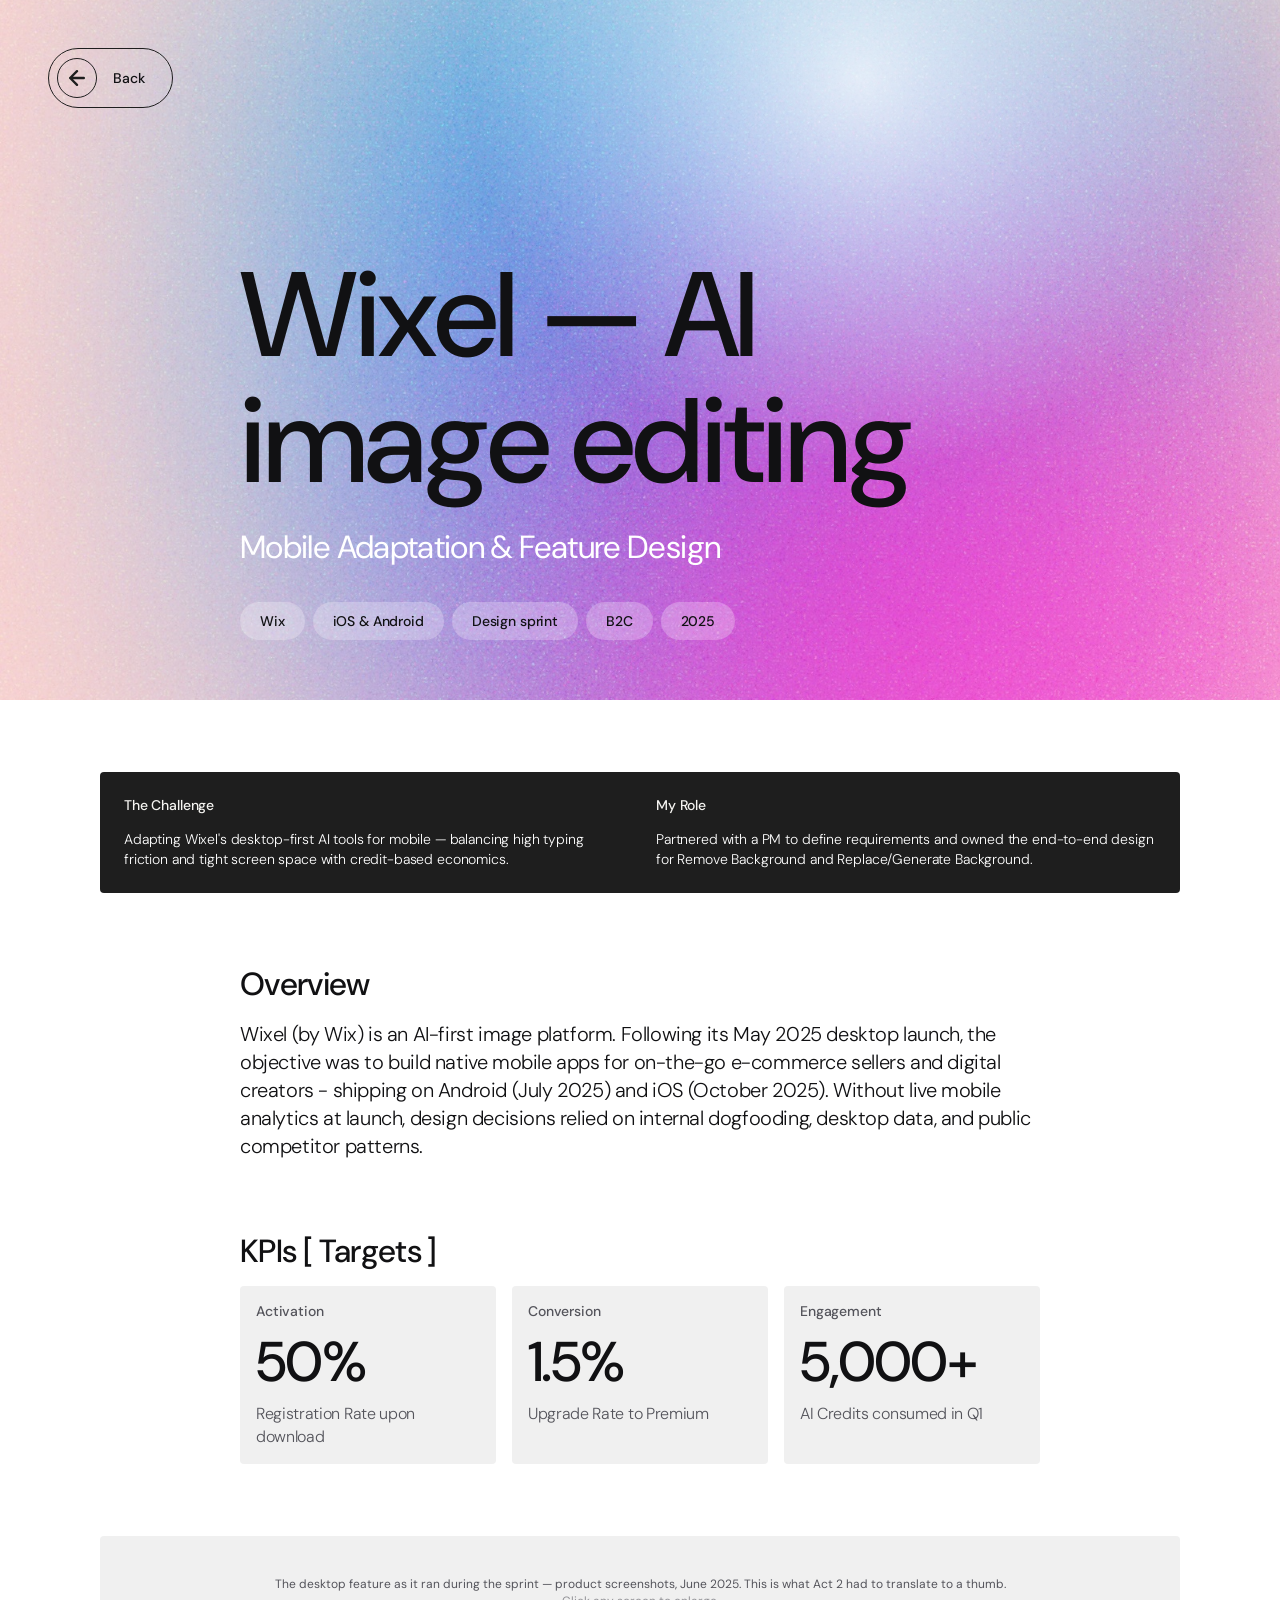
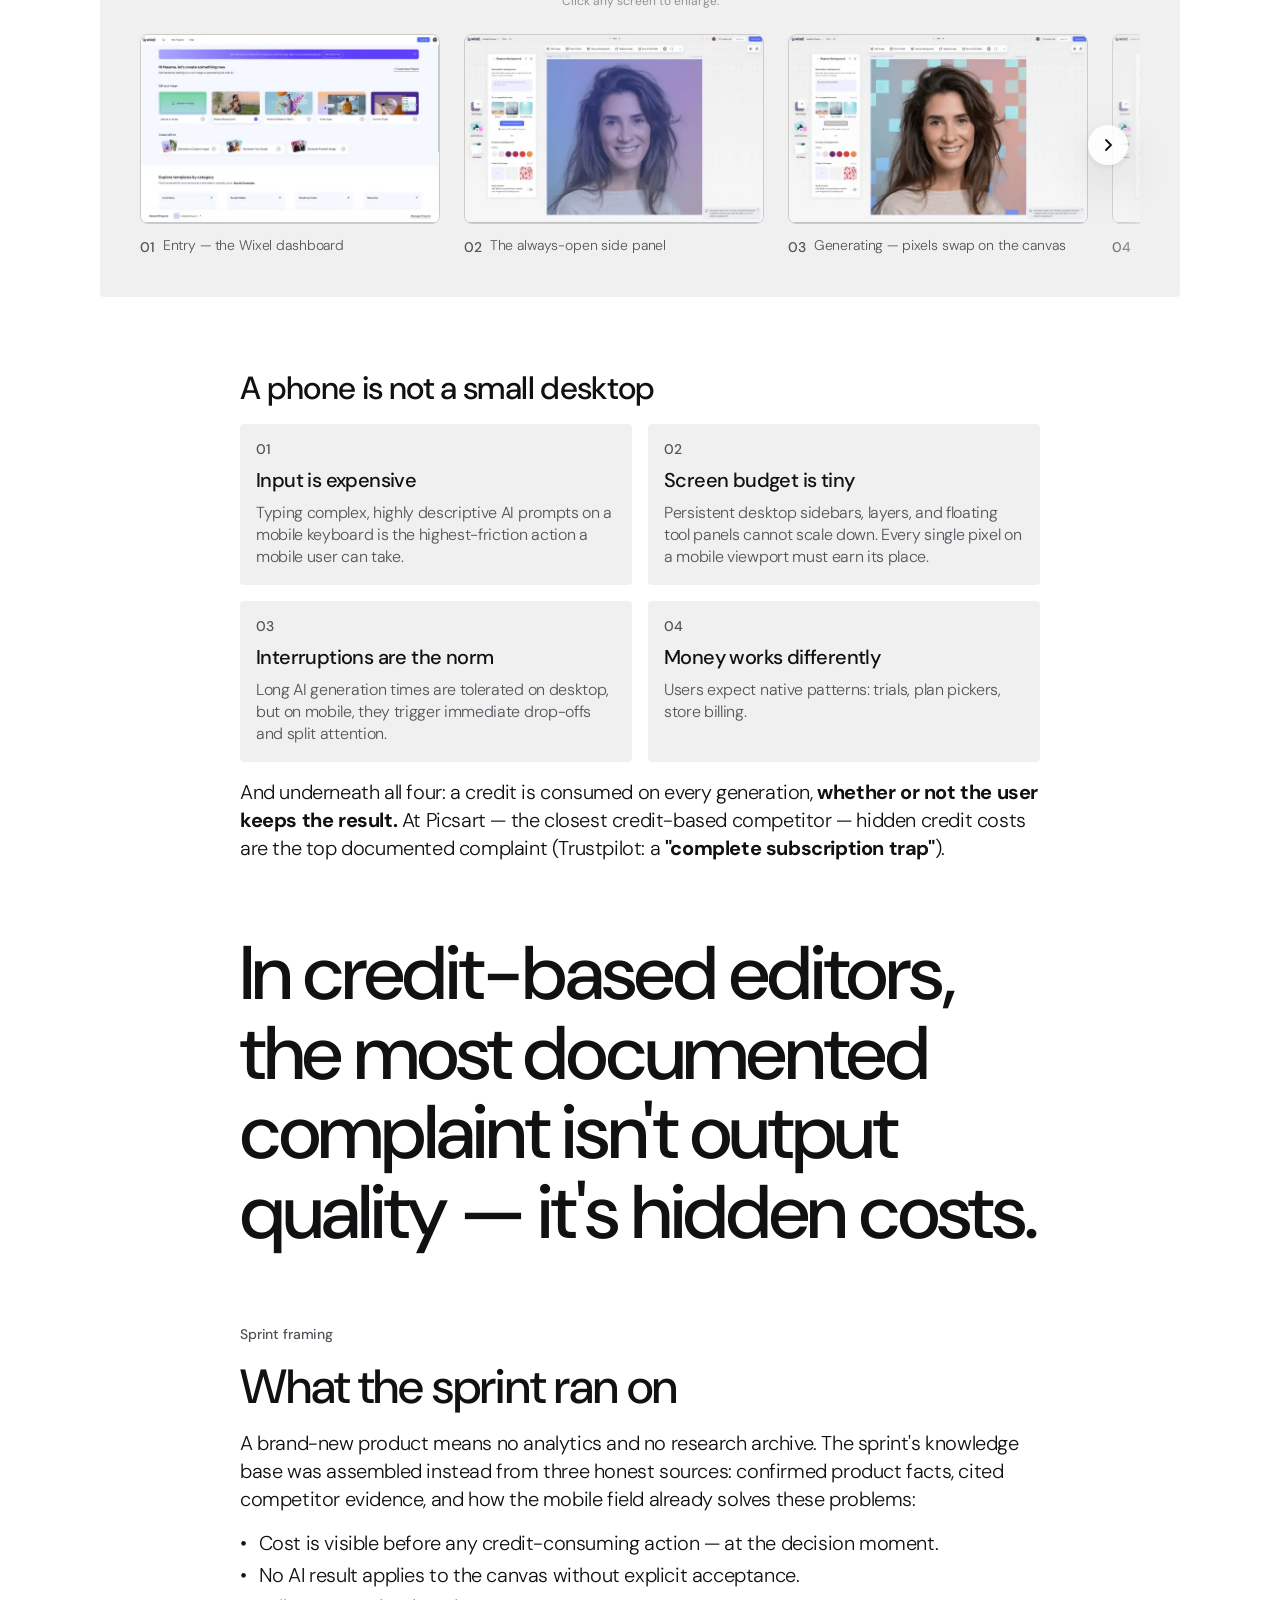
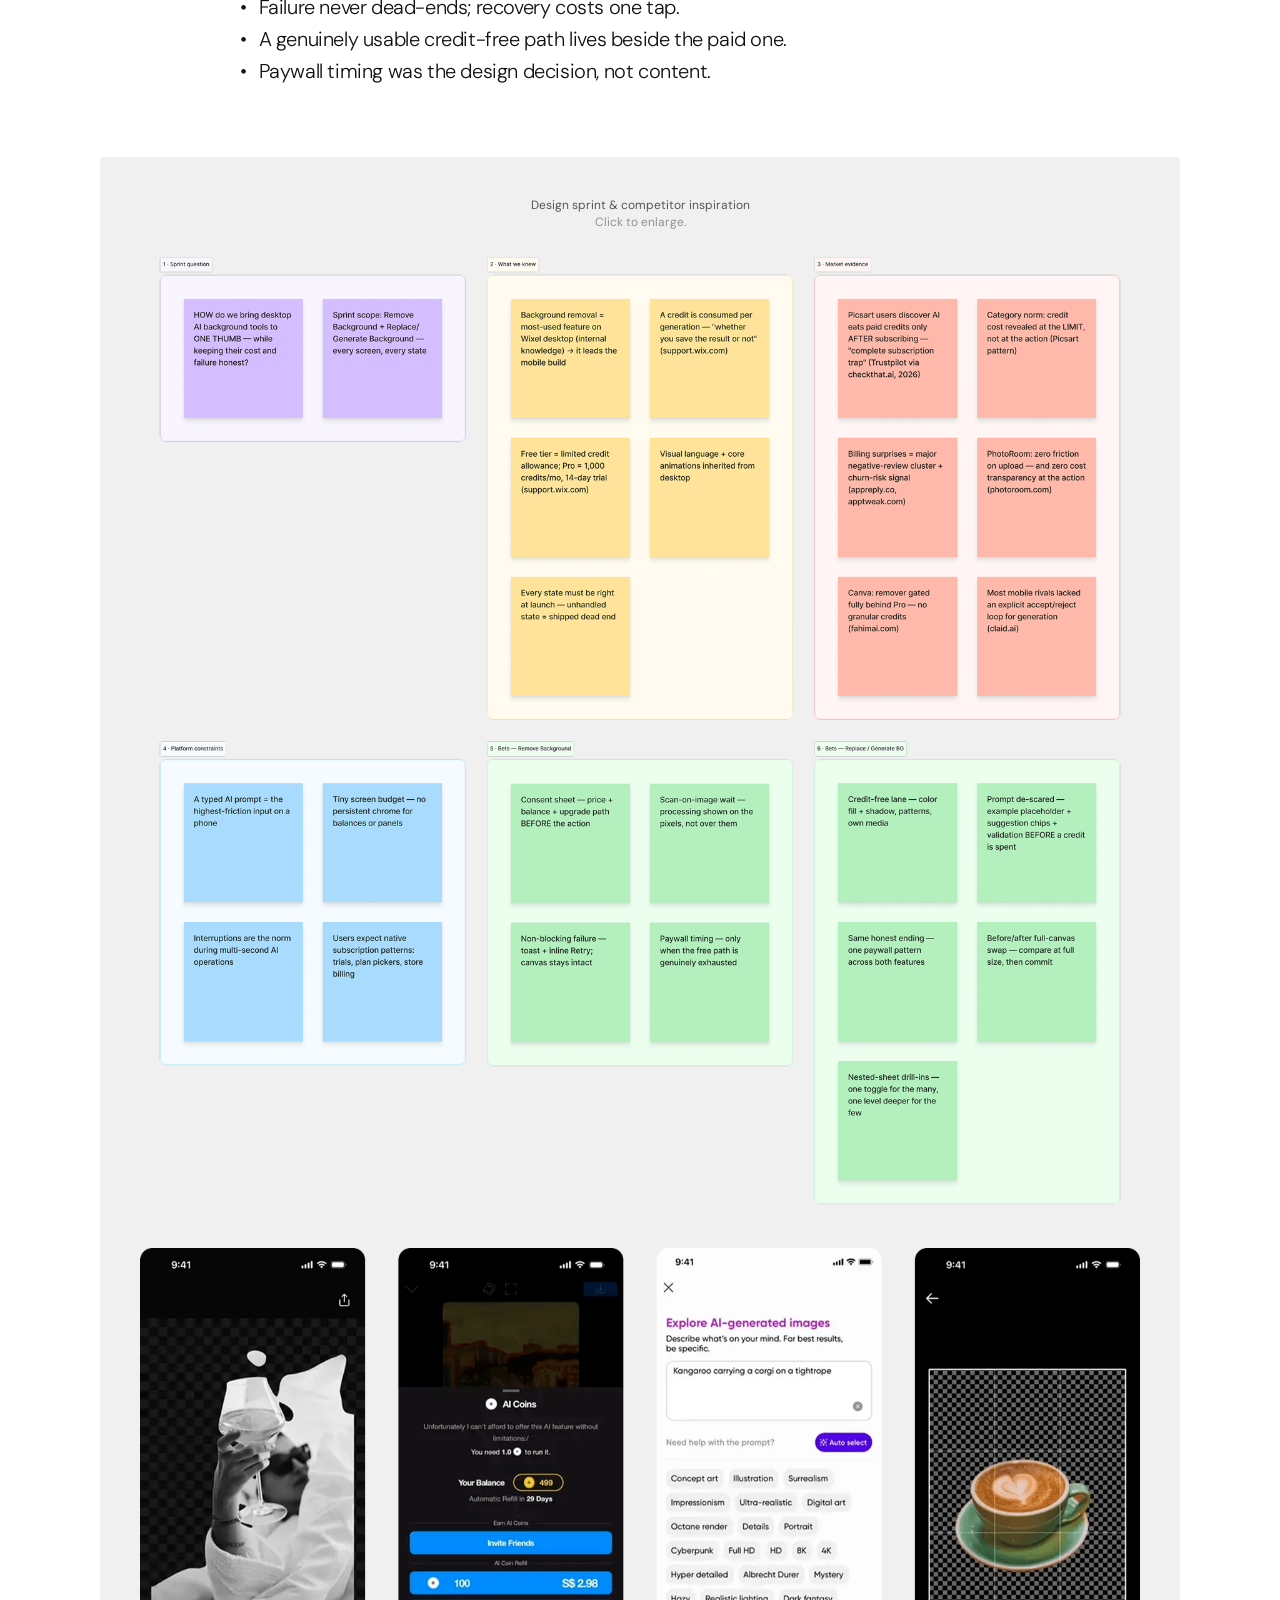
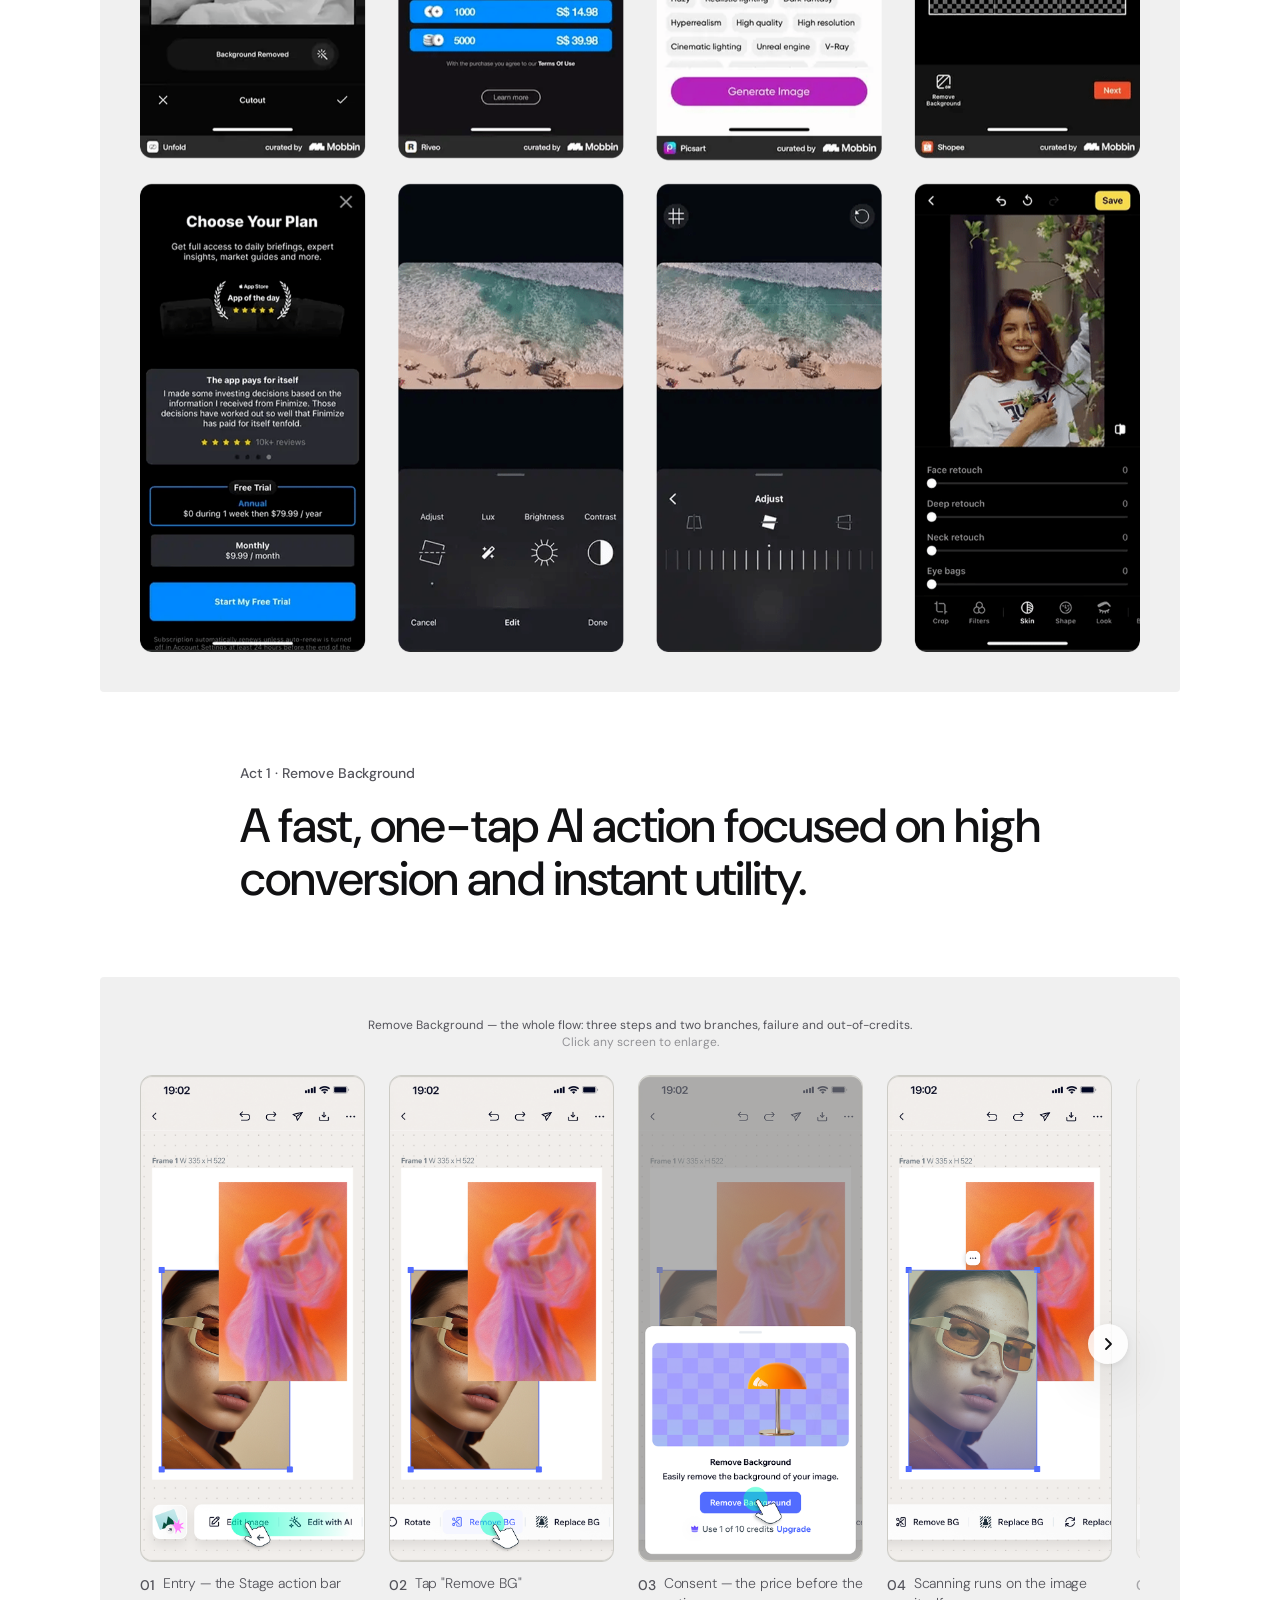
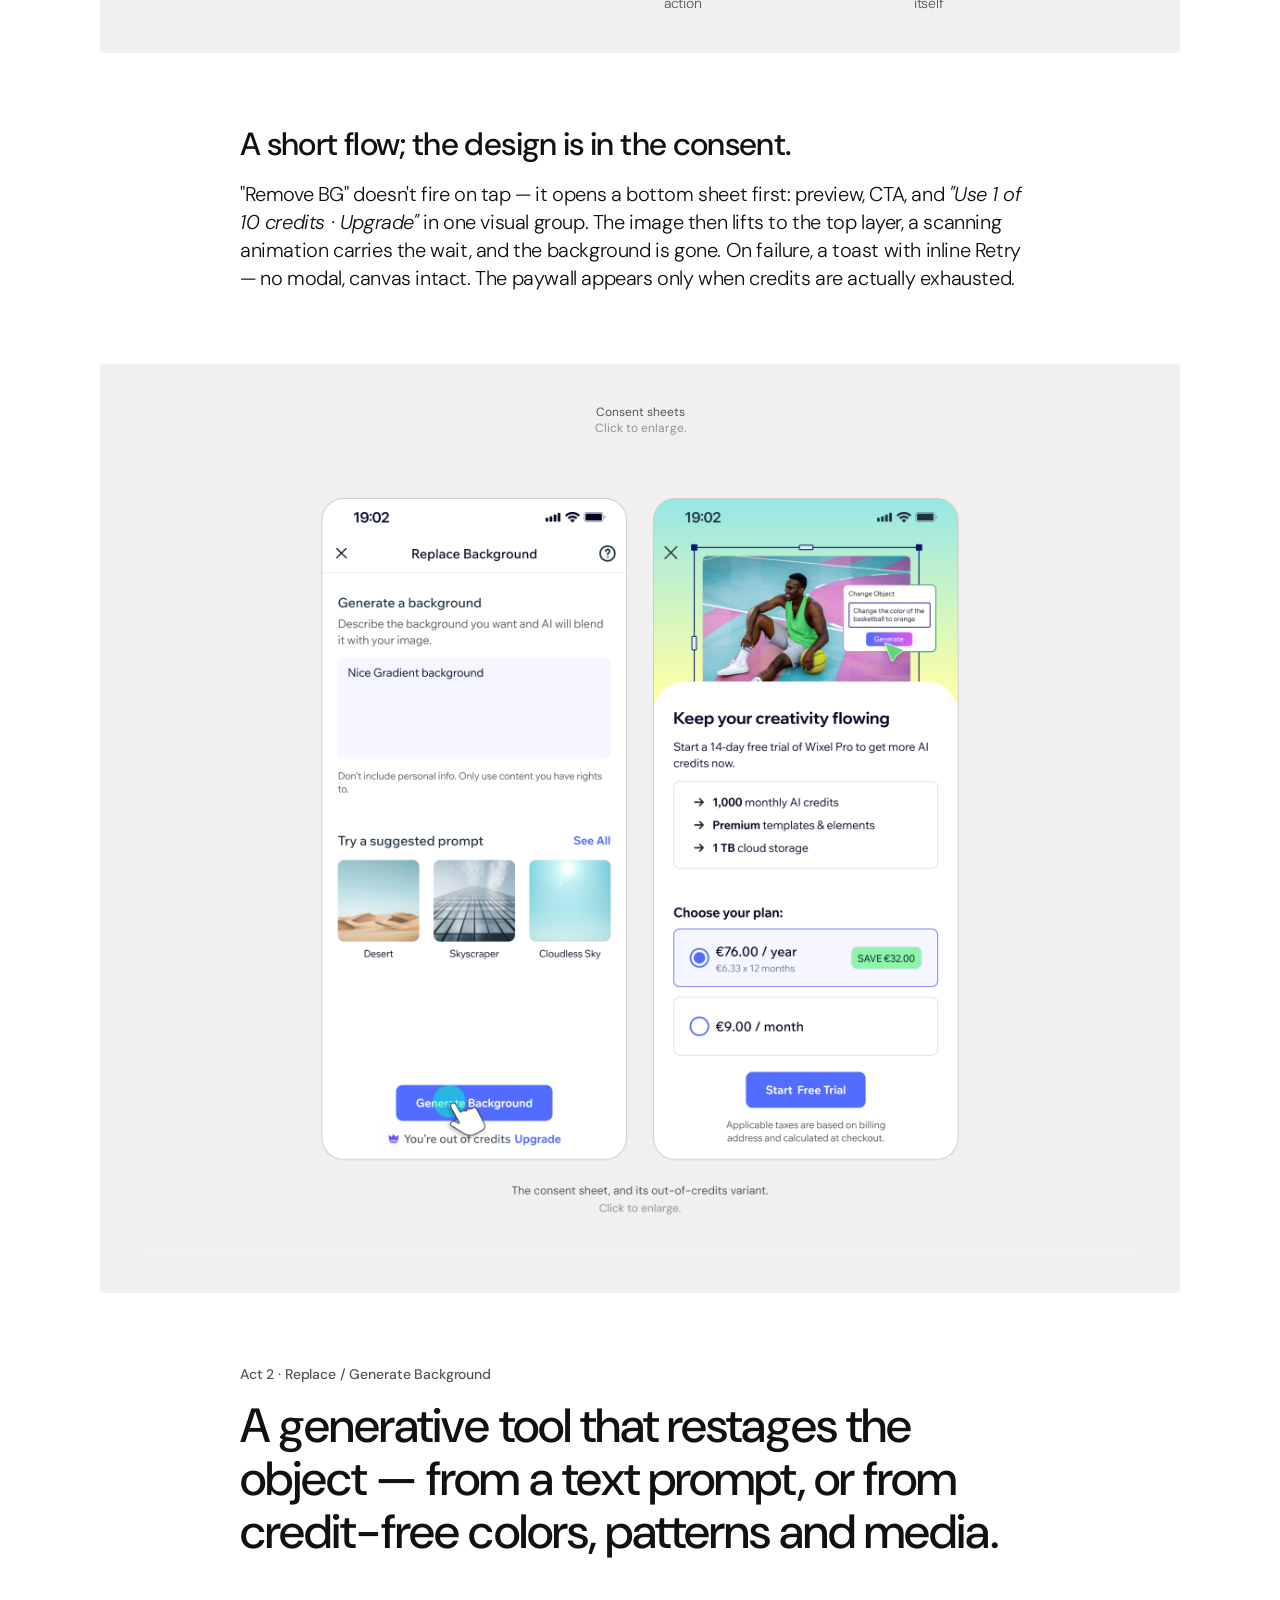
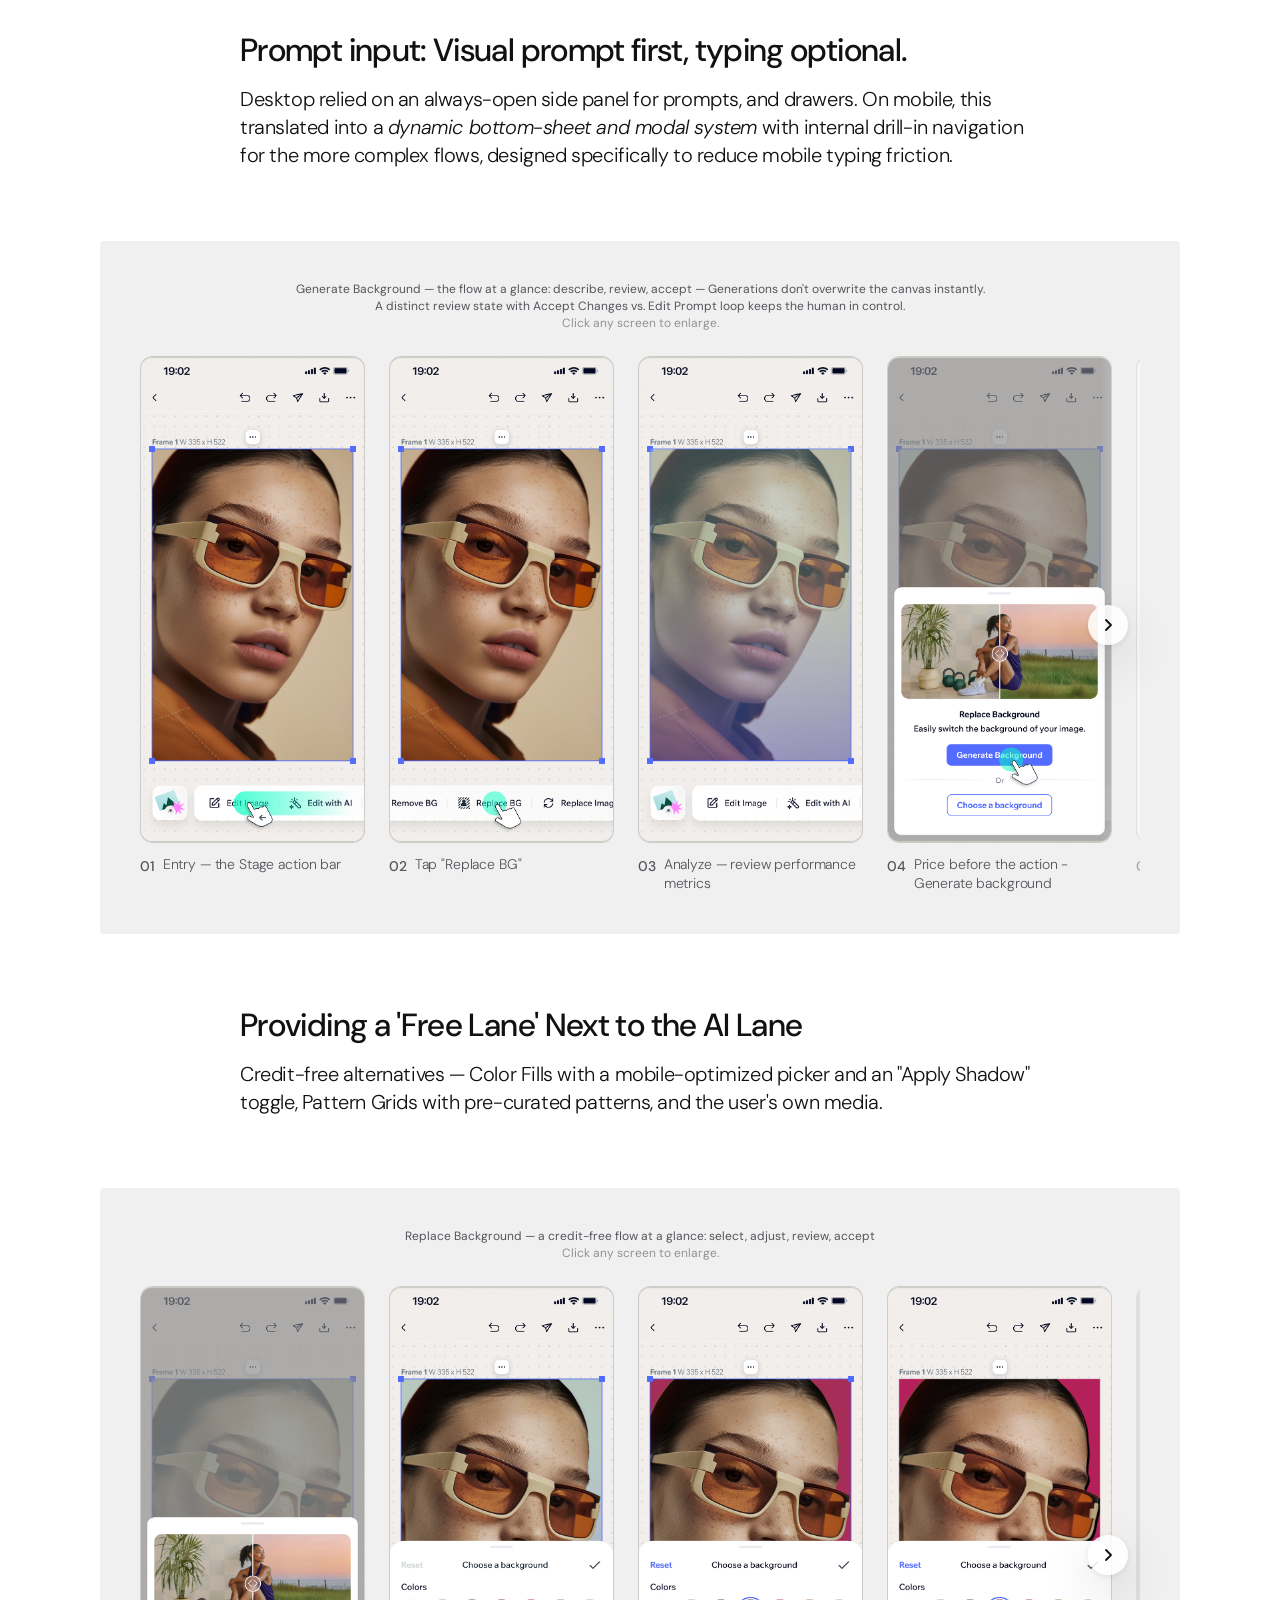
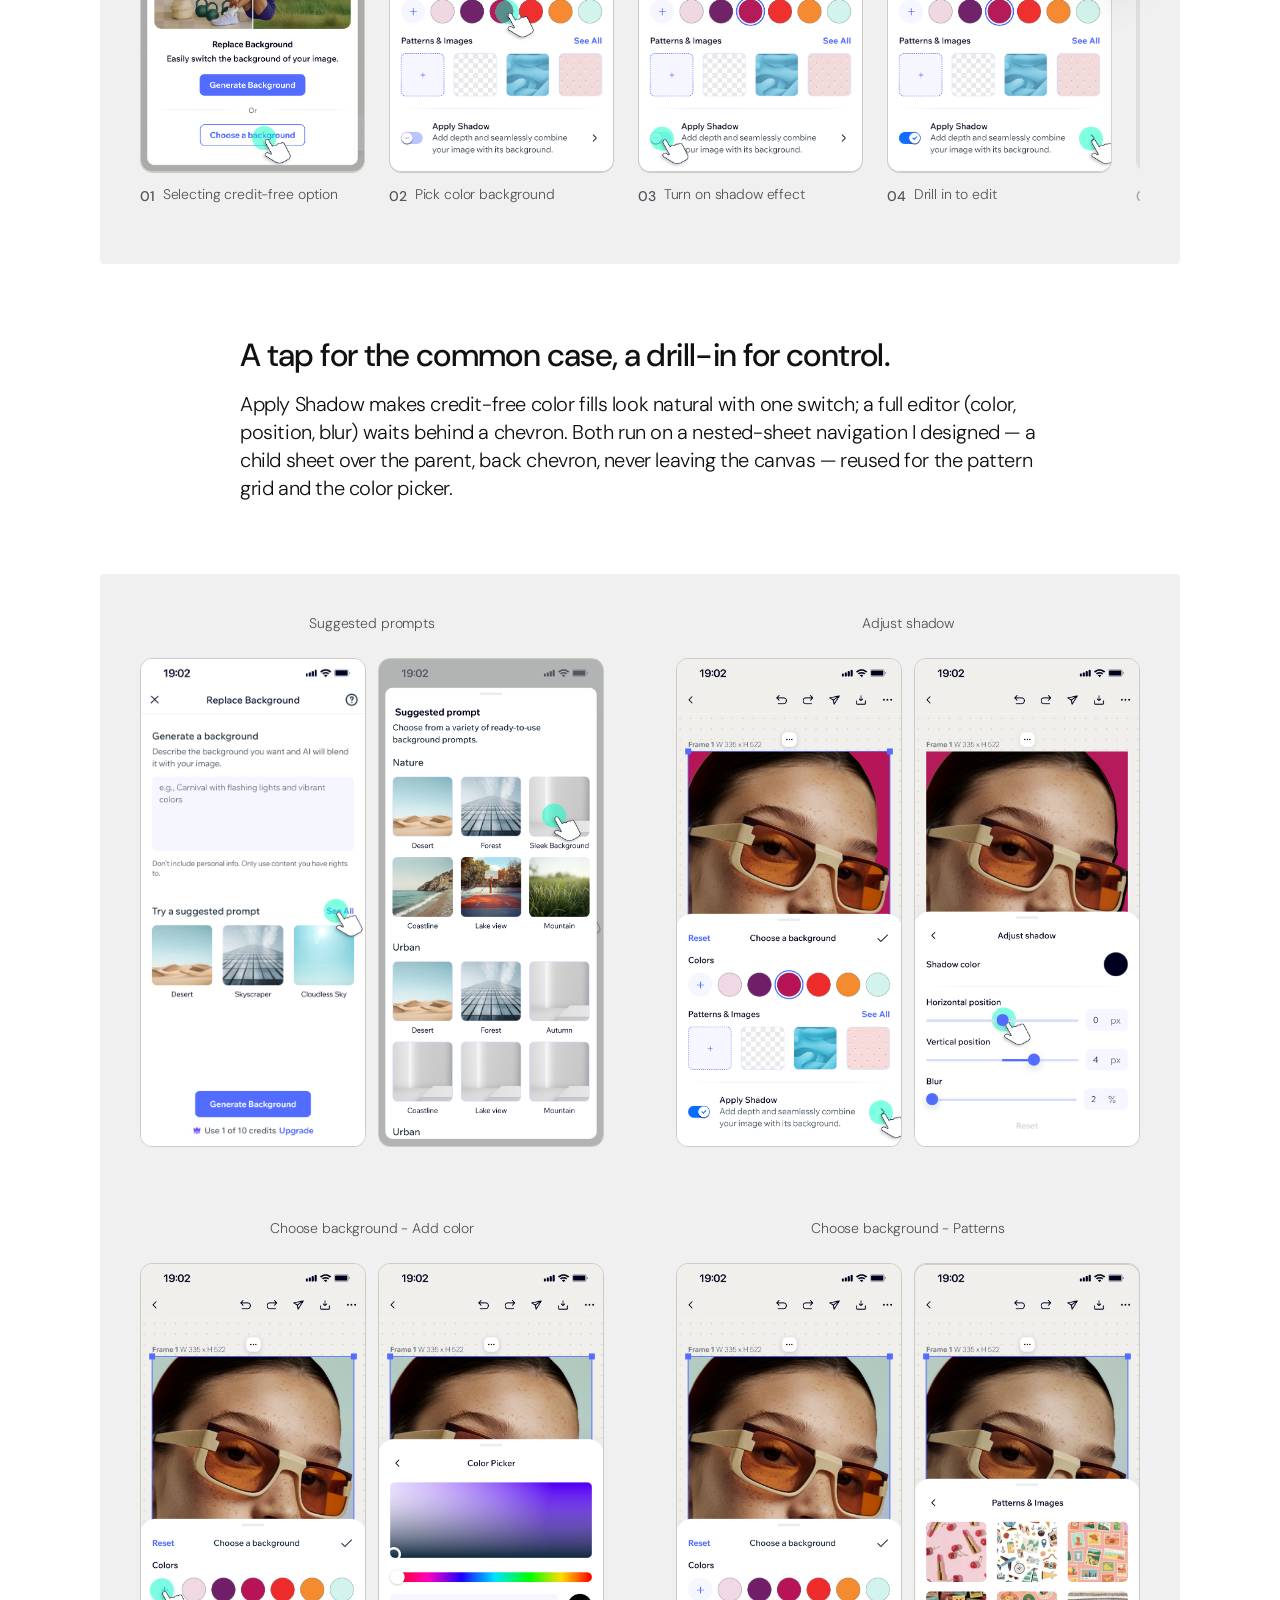
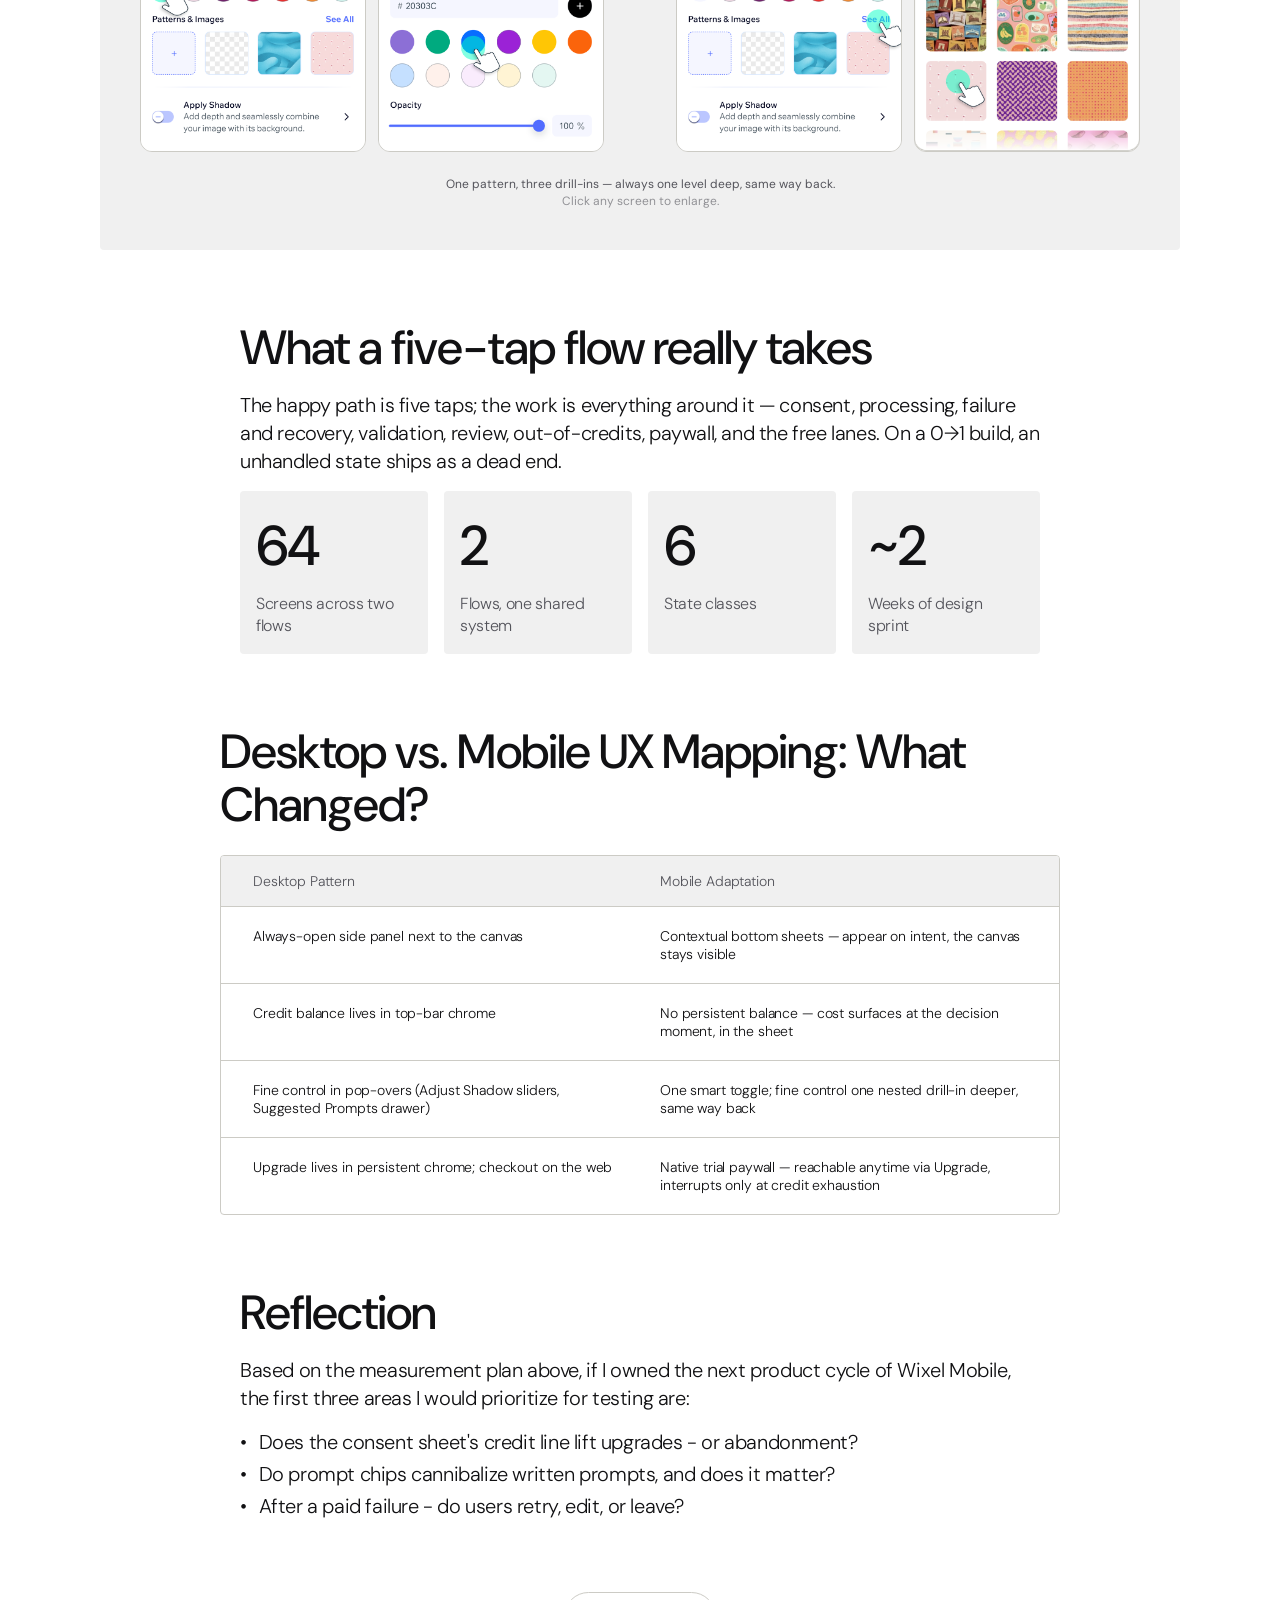
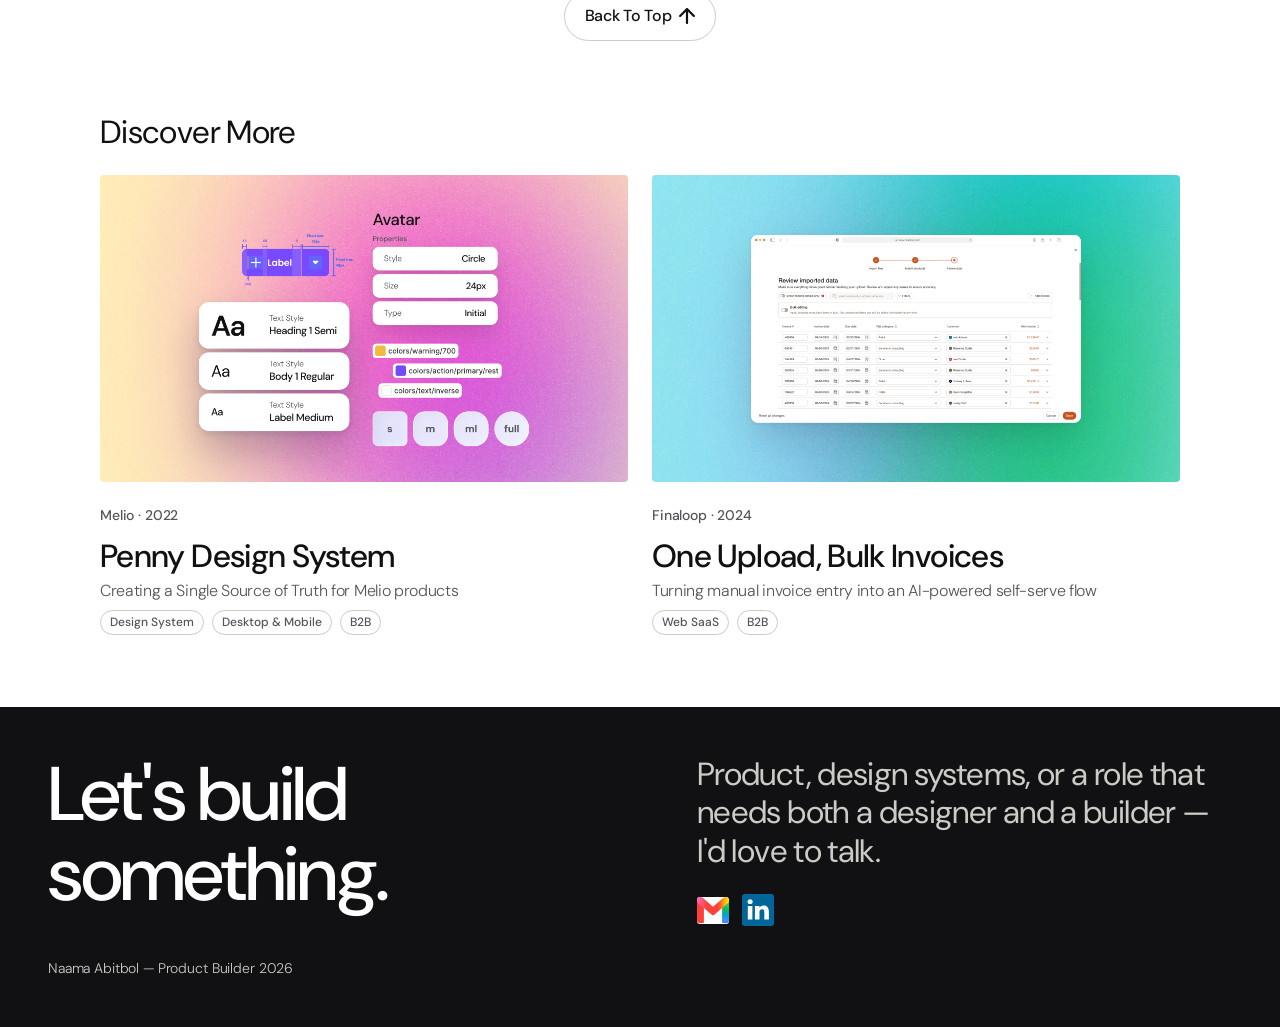
<file: projects/wixel.html>
<!DOCTYPE html>
<html lang="en">
<head>
  <meta charset="UTF-8" />
  <meta name="viewport" content="width=device-width, initial-scale=1.0" />
  <title>Wixel — AI Image Editing | Naama Abitbol</title>
  <link rel="stylesheet" href="../css/tokens.css" />
  <link rel="stylesheet" href="../css/base.css" />
  <link rel="stylesheet" href="../css/components.css" />
  <link rel="stylesheet" href="../css/case-studies.css" />
  <link rel="stylesheet" href="../css/project.css" />
  <link rel="stylesheet" href="../css/wixel.css" />
  <link rel="stylesheet" href="../css/mobile-gate.css" />
</head>
<body>
  <script src="../js/mobile-gate.js"></script>
  <header class="proj-header proj-header--wixel">
    <img class="proj-header__bg" src="../assets/projects/wixel/header-bg.jpg" alt="" />
    <img class="proj-header__glow" src="../assets/projects/wixel/glow-cream.svg" alt="" />

    <div class="proj-header__nav">
      <a class="proj-header__back" href="../case-studies.html">
        <span class="proj-header__back-icon"><img src="../assets/projects/wixel/icon-arrow-left.svg" alt="" /></span>
        <span class="proj-header__back-label">Back</span>
      </a>
    </div>

    <div class="proj-header__content">
      <p class="proj-header__title">Wixel — AI image editing</p>
      <p class="proj-header__subtitle">Mobile Adaptation &amp; Feature Design</p>
      <div class="proj-tags">
        <span class="proj-tag">Wix</span>
        <span class="proj-tag">iOS &amp; Android</span>
        <span class="proj-tag">Design sprint</span>
        <span class="proj-tag">B2C</span>
        <span class="proj-tag">2025</span>
      </div>
    </div>
  </header>

  <main class="proj-main">
    <div class="proj-container">

      <div class="proj-intro-block">
        <div class="proj-intro-block__item">
          <p class="proj-intro-block__label">The Challenge</p>
          <p class="proj-intro-block__text">Adapting Wixel's desktop-first AI tools for mobile — balancing high typing friction and tight screen space with credit-based economics.</p>
        </div>
        <div class="proj-intro-block__item">
          <p class="proj-intro-block__label">My Role</p>
          <p class="proj-intro-block__text">Partnered with a PM to define requirements and owned the end-to-end design for Remove Background and Replace/Generate Background.</p>
        </div>
      </div>

      <div class="proj-col" style="max-width:800px;">
        <p class="proj-heading-sm">Overview</p>
        <p class="proj-body">Wixel (by Wix) is an AI-first image platform. Following its May 2025 desktop launch, the objective was to build native mobile apps for on-the-go e-commerce sellers and digital creators - shipping on Android (July 2025) and iOS (October 2025). Without live mobile analytics at launch, design decisions relied on internal dogfooding, desktop data, and public competitor patterns.</p>
      </div>

      <div class="proj-col" style="max-width:800px;">
        <p class="proj-heading-sm">KPIs [ Targets ]</p>
        <div class="proj-stat-triple">
          <div class="proj-card"><p class="proj-card__num">Activation</p><p class="proj-card__value">50%</p><p class="proj-card__desc">Registration Rate upon download</p></div>
          <div class="proj-card"><p class="proj-card__num">Conversion</p><p class="proj-card__value">1.5%</p><p class="proj-card__desc">Upgrade Rate to Premium</p></div>
          <div class="proj-card"><p class="proj-card__num">Engagement</p><p class="proj-card__value">5,000+</p><p class="proj-card__desc">AI Credits consumed in Q1</p></div>
        </div>
      </div>

      <div class="proj-media-panel" style="max-width:1080px;">
        <div class="proj-media-panel__caption"><p>The desktop feature as it ran during the sprint — product screenshots, June 2025. This is what Act 2 had to translate to a thumb.</p><p class="sub">Click any screen to enlarge.</p></div>
        <div class="flow" style="gap: 24px;">
          <figure class="proj-media-item proj-media-item--numbered">
            <img src="../assets/projects/wixel/screen-carousel-01.png" alt="Entry — the Wixel dashboard" draggable="false" />
            <figcaption><span class="num">01</span><span>Entry — the Wixel dashboard</span></figcaption>
          </figure>
          <figure class="proj-media-item proj-media-item--numbered">
            <img src="../assets/projects/wixel/screen-carousel-02.png" alt="The always-open side panel" draggable="false" />
            <figcaption><span class="num">02</span><span>The always-open side panel</span></figcaption>
          </figure>
          <figure class="proj-media-item proj-media-item--numbered">
            <img src="../assets/projects/wixel/screen-carousel-03.png" alt="Generating — pixels swap on the canvas" draggable="false" />
            <figcaption><span class="num">03</span><span>Generating — pixels swap on the canvas</span></figcaption>
          </figure>
          <figure class="proj-media-item proj-media-item--numbered">
            <img src="../assets/projects/wixel/screen-carousel-04.png" alt="Result, with a feedback dialog" draggable="false" />
            <figcaption><span class="num">04</span><span>Result, with a feedback dialog</span></figcaption>
          </figure>
          <figure class="proj-media-item proj-media-item--numbered">
            <img src="../assets/projects/wixel/screen-carousel-05.png" alt="Patterns grid in the panel" draggable="false" />
            <figcaption><span class="num num--accent">05</span><span>Patterns grid in the panel</span></figcaption>
          </figure>
          <figure class="proj-media-item proj-media-item--numbered">
            <img src="../assets/projects/wixel/screen-carousel-06.png" alt="Adjust Shadow pop-over" draggable="false" />
            <figcaption><span class="num num--accent">06</span><span>Adjust Shadow pop-over</span></figcaption>
          </figure>
        </div>
      </div>

      <div class="proj-col" style="max-width:800px;">
        <p class="proj-heading-sm">A phone is not a small desktop</p>
        <div class="proj-cards proj-cards--2" style="max-width:800px;">
          <div class="proj-card"><p class="proj-card__num">01</p><p class="proj-card__title">Input is expensive</p><p class="proj-card__desc">Typing complex, highly descriptive AI prompts on a mobile keyboard is the highest-friction action a mobile user can take.</p></div>
          <div class="proj-card"><p class="proj-card__num">02</p><p class="proj-card__title">Screen budget is tiny</p><p class="proj-card__desc">Persistent desktop sidebars, layers, and floating tool panels cannot scale down. Every single pixel on a mobile viewport must earn its place.</p></div>
          <div class="proj-card"><p class="proj-card__num">03</p><p class="proj-card__title">Interruptions are the norm</p><p class="proj-card__desc">Long AI generation times are tolerated on desktop, but on mobile, they trigger immediate drop-offs and split attention.</p></div>
          <div class="proj-card"><p class="proj-card__num">04</p><p class="proj-card__title">Money works differently</p><p class="proj-card__desc">Users expect native patterns: trials, plan pickers, store billing.</p></div>
        </div>
        <p class="proj-body">And underneath all four: a credit is consumed on every generation, <strong>whether or not the user keeps the result.</strong> At Picsart — the closest credit-based competitor — hidden credit costs are the top documented complaint (Trustpilot: a <strong>"complete subscription trap"</strong>).</p>
      </div>

      <p class="proj-quote">In credit-based editors, the most documented complaint isn't output quality — it's hidden costs.</p>

      <div class="proj-col" style="max-width:800px;">
        <p class="proj-eyebrow">Sprint framing</p>
        <p class="proj-heading">What the sprint ran on</p>
        <p class="proj-body">A brand-new product means no analytics and no research archive. The sprint's knowledge base was assembled instead from three honest sources: confirmed product facts, cited competitor evidence, and how the mobile field already solves these problems:</p>
        <ul class="proj-bullets">
          <li><span class="bullet-dot">•</span><span>Cost is visible before any credit-consuming action — at the decision moment.</span></li>
          <li><span class="bullet-dot">•</span><span>No AI result applies to the canvas without explicit acceptance.</span></li>
          <li><span class="bullet-dot">•</span><span>Failure never dead-ends; recovery costs one tap.</span></li>
          <li><span class="bullet-dot">•</span><span>A genuinely usable credit-free path lives beside the paid one.</span></li>
          <li><span class="bullet-dot">•</span><span>Paywall timing was the design decision, not content.</span></li>
        </ul>
      </div>

      <div class="proj-media-panel" style="max-width:1080px;">
        <div class="proj-media-panel__caption"><p>Design sprint &amp; competitor inspiration</p><p class="sub">Click to enlarge.</p></div>
        <img src="../assets/projects/wixel/design-sprint-v2.png" alt="Design sprint whiteboard: sprint question, what we knew, market evidence, platform constraints, and bets for Remove/Replace/Generate Background" style="width:100%;" />
        <img src="../assets/projects/wixel/competitor-screens-v2.png" alt="Competitor pattern inspiration screens: Unfold, Riveo, Picsart, Shopee, Finimize, Instagram, Lensa AI" style="width:100%;" />
      </div>

      <div class="proj-col" style="max-width:800px;">
        <p class="proj-eyebrow">Act 1 · Remove Background</p>
        <p class="proj-heading">A fast, one-tap AI action focused on high conversion and instant utility.</p>
      </div>

      <div class="proj-media-panel" style="max-width:1080px;">
        <div class="proj-media-panel__caption"><p>Remove Background — the whole flow: three steps and two branches, failure and out-of-credits.</p><p class="sub">Click any screen to enlarge.</p></div>
        <div class="flow" style="gap: 24px;">
          <figure class="proj-media-item proj-media-item--numbered proj-media-item--tall">
            <img src="../assets/projects/wixel/rembg-flow-01.png" alt="Entry — the Stage action bar" draggable="false" />
            <figcaption><span class="num">01</span><span>Entry — the Stage action bar</span></figcaption>
          </figure>
          <figure class="proj-media-item proj-media-item--numbered proj-media-item--tall">
            <img src="../assets/projects/wixel/rembg-flow-02.png" alt="Tap Remove BG" draggable="false" />
            <figcaption><span class="num">02</span><span>Tap "Remove BG"</span></figcaption>
          </figure>
          <figure class="proj-media-item proj-media-item--numbered proj-media-item--tall">
            <img src="../assets/projects/wixel/rembg-flow-03.png" alt="Consent — the price before the action" draggable="false" />
            <figcaption><span class="num">03</span><span>Consent — the price before the action</span></figcaption>
          </figure>
          <figure class="proj-media-item proj-media-item--numbered proj-media-item--tall">
            <img src="../assets/projects/wixel/rembg-flow-04.png" alt="Scanning runs on the image itself" draggable="false" />
            <figcaption><span class="num">04</span><span>Scanning runs on the image itself</span></figcaption>
          </figure>
          <figure class="proj-media-item proj-media-item--numbered proj-media-item--tall">
            <img src="../assets/projects/wixel/rembg-flow-05.png" alt="On failure: Retry in place" draggable="false" />
            <figcaption><span class="num">05</span><span>On failure: Retry in place</span></figcaption>
          </figure>
          <figure class="proj-media-item proj-media-item--numbered proj-media-item--tall">
            <img src="../assets/projects/wixel/rembg-flow-06.png" alt="Complete - The image back to bottom layer" draggable="false" />
            <figcaption><span class="num">06</span><span>Complete - The image back to bottom layer</span></figcaption>
          </figure>
        </div>
      </div>

      <div class="proj-col" style="max-width:800px;">
        <p class="proj-heading-sm">A short flow; the design is in the consent.</p>
        <p class="proj-body">"Remove BG" doesn't fire on tap — it opens a bottom sheet first: preview, CTA, and <em>"Use 1 of 10 credits · Upgrade"</em> in one visual group. The image then lifts to the top layer, a scanning animation carries the wait, and the background is gone. On failure, a toast with inline Retry — no modal, canvas intact. The paywall appears only when credits are actually exhausted.</p>
      </div>

      <div class="proj-media-panel" style="max-width:1080px;">
        <div class="proj-media-panel__caption"><p>Consent sheets</p><p class="sub">Click to enlarge.</p></div>
        <img src="../assets/projects/wixel/consent-sheets.png" alt="Consent sheet with cost line and out-of-credits variant" style="width:100%; border-radius:var(--radius-xxs);" />
      </div>

      <div class="proj-col" style="max-width:800px;">
        <p class="proj-eyebrow">Act 2 · Replace / Generate Background</p>
        <p class="proj-heading">A generative tool that restages the object — from a text prompt, or from credit-free colors, patterns and media.</p>
      </div>

      <div class="proj-col" style="max-width:800px;">
        <p class="proj-heading-sm">Prompt input: Visual prompt first, typing optional.</p>
        <p class="proj-body">Desktop relied on an always-open side panel for prompts, and drawers. On mobile, this translated into a <em>dynamic bottom-sheet and modal system</em> with internal drill-in navigation for the more complex flows, designed specifically to reduce mobile typing friction.</p>
      </div>

      <div class="proj-media-panel" style="max-width:1080px;">
        <div class="proj-media-panel__caption"><p>Generate Background — the flow at a glance: describe, review, accept — Generations don't overwrite the canvas instantly.<br />A distinct review state with Accept Changes vs. Edit Prompt loop keeps the human in control.</p><p class="sub">Click any screen to enlarge.</p></div>
        <div class="flow" style="gap: 24px;">
          <figure class="proj-media-item proj-media-item--numbered proj-media-item--tall">
            <img src="../assets/projects/wixel/genbg-flow-01.png" alt="Entry — the Stage action bar" draggable="false" />
            <figcaption><span class="num">01</span><span>Entry — the Stage action bar</span></figcaption>
          </figure>
          <figure class="proj-media-item proj-media-item--numbered proj-media-item--tall">
            <img src="../assets/projects/wixel/genbg-flow-02.png" alt="Tap Replace BG" draggable="false" />
            <figcaption><span class="num">02</span><span>Tap "Replace BG"</span></figcaption>
          </figure>
          <figure class="proj-media-item proj-media-item--numbered proj-media-item--tall">
            <img src="../assets/projects/wixel/genbg-flow-03.png" alt="Analyze — review performance metrics" draggable="false" />
            <figcaption><span class="num">03</span><span>Analyze — review performance metrics</span></figcaption>
          </figure>
          <figure class="proj-media-item proj-media-item--numbered proj-media-item--tall">
            <img src="../assets/projects/wixel/genbg-flow-04.png" alt="Price before the action - Generate background" draggable="false" />
            <figcaption><span class="num">04</span><span>Price before the action - Generate background</span></figcaption>
          </figure>
          <figure class="proj-media-item proj-media-item--numbered proj-media-item--tall">
            <img src="../assets/projects/wixel/genbg-flow-05.png" alt="Describe — or tap a suggested prompt" draggable="false" />
            <figcaption><span class="num">05</span><span>Describe — or tap a suggested prompt</span></figcaption>
          </figure>
          <figure class="proj-media-item proj-media-item--numbered proj-media-item--tall">
            <img src="../assets/projects/wixel/genbg-flow-06.png" alt="Explore suggested visual prompts" draggable="false" />
            <figcaption><span class="num">06</span><span>Explore suggested visual prompts</span></figcaption>
          </figure>
          <figure class="proj-media-item proj-media-item--numbered proj-media-item--tall">
            <img src="../assets/projects/wixel/genbg-flow-07.png" alt="Accept — Tap to select" draggable="false" />
            <figcaption><span class="num">07</span><span>Accept — Tap to select</span></figcaption>
          </figure>
          <figure class="proj-media-item proj-media-item--numbered proj-media-item--tall">
            <img src="../assets/projects/wixel/genbg-flow-08.png" alt="Applied to the canvas - Animation" draggable="false" />
            <figcaption><span class="num">08</span><span>Applied to the canvas - Animation</span></figcaption>
          </figure>
          <figure class="proj-media-item proj-media-item--numbered proj-media-item--tall">
            <img src="../assets/projects/wixel/genbg-flow-09.png" alt="Review — tap thumbnails to compare" draggable="false" />
            <figcaption><span class="num">09</span><span>Review — tap thumbnails to compare</span></figcaption>
          </figure>
        </div>
      </div>

      <div class="proj-col" style="max-width:800px;">
        <p class="proj-heading-sm">Providing a 'Free Lane' Next to the AI Lane</p>
        <p class="proj-body">Credit-free alternatives — Color Fills with a mobile-optimized picker and an "Apply Shadow" toggle, Pattern Grids with pre-curated patterns, and the user's own media.</p>
      </div>

      <div class="proj-media-panel" style="max-width:1080px;">
        <div class="proj-media-panel__caption"><p>Replace Background — a credit-free flow at a glance: select, adjust, review, accept</p><p class="sub">Click any screen to enlarge.</p></div>
        <div class="flow" style="gap: 24px;">
          <figure class="proj-media-item proj-media-item--numbered proj-media-item--tall">
            <img src="../assets/projects/wixel/repbg-flow-01.png" alt="Selecting credit-free option" draggable="false" />
            <figcaption><span class="num">01</span><span>Selecting credit-free option</span></figcaption>
          </figure>
          <figure class="proj-media-item proj-media-item--numbered proj-media-item--tall">
            <img src="../assets/projects/wixel/repbg-flow-02.png" alt="Pick color background" draggable="false" />
            <figcaption><span class="num">02</span><span>Pick color background</span></figcaption>
          </figure>
          <figure class="proj-media-item proj-media-item--numbered proj-media-item--tall">
            <img src="../assets/projects/wixel/repbg-flow-03.png" alt="Turn on shadow effect" draggable="false" />
            <figcaption><span class="num">03</span><span>Turn on shadow effect</span></figcaption>
          </figure>
          <figure class="proj-media-item proj-media-item--numbered proj-media-item--tall">
            <img src="../assets/projects/wixel/repbg-flow-04.png" alt="Drill in to edit" draggable="false" />
            <figcaption><span class="num">04</span><span>Drill in to edit</span></figcaption>
          </figure>
          <figure class="proj-media-item proj-media-item--numbered proj-media-item--tall">
            <img src="../assets/projects/wixel/repbg-flow-05.png" alt="Adjust shadow" draggable="false" />
            <figcaption><span class="num">05</span><span>Adjust shadow</span></figcaption>
          </figure>
          <figure class="proj-media-item proj-media-item--numbered proj-media-item--tall">
            <img src="../assets/projects/wixel/repbg-flow-06.png" alt="Navigate back" draggable="false" />
            <figcaption><span class="num">06</span><span>Navigate back</span></figcaption>
          </figure>
          <figure class="proj-media-item proj-media-item--numbered proj-media-item--tall">
            <img src="../assets/projects/wixel/repbg-flow-07.png" alt="Save adjustments" draggable="false" />
            <figcaption><span class="num">07</span><span>Save adjustments</span></figcaption>
          </figure>
          <figure class="proj-media-item proj-media-item--numbered proj-media-item--tall">
            <img src="../assets/projects/wixel/repbg-flow-08.png" alt="Review — tap thumbnails to compare" draggable="false" />
            <figcaption><span class="num">08</span><span>Review — tap thumbnails to compare</span></figcaption>
          </figure>
        </div>
      </div>

      <div class="proj-col" style="max-width:800px;">
        <p class="proj-heading-sm">A tap for the common case, a drill-in for control.</p>
        <p class="proj-body">Apply Shadow makes credit-free color fills look natural with one switch; a full editor (color, position, blur) waits behind a chevron. Both run on a nested-sheet navigation I designed — a child sheet over the parent, back chevron, never leaving the canvas — reused for the pattern grid and the color picker.</p>
      </div>

      <div class="proj-media-panel" style="max-width:1080px;">
        <div class="proj-freelane-grid">
          <div class="proj-freelane-cell">
            <p class="proj-freelane-cell__label">Suggested prompts</p>
            <div class="proj-freelane-cell__row">
              <img src="../assets/projects/wixel/freelane-prompts-01.png" alt="Generate a background — describe or try a suggested prompt" />
              <img src="../assets/projects/wixel/freelane-prompts-02.png" alt="Suggested prompt categories: Nature, Urban" />
            </div>
          </div>
          <div class="proj-freelane-cell">
            <p class="proj-freelane-cell__label">Adjust shadow</p>
            <div class="proj-freelane-cell__row">
              <img src="../assets/projects/wixel/freelane-shadow-01.png" alt="Choose a background with Apply Shadow toggled on" />
              <img src="../assets/projects/wixel/freelane-shadow-02.png" alt="Adjust shadow: color, horizontal/vertical position, blur" />
            </div>
          </div>
          <div class="proj-freelane-cell">
            <p class="proj-freelane-cell__label">Choose background - Add color</p>
            <div class="proj-freelane-cell__row">
              <img src="../assets/projects/wixel/freelane-color-01.png" alt="Choose a background — Colors tab" />
              <img src="../assets/projects/wixel/freelane-color-02.png" alt="Color Picker with hue slider and hex input" />
            </div>
          </div>
          <div class="proj-freelane-cell">
            <p class="proj-freelane-cell__label">Choose background - Patterns</p>
            <div class="proj-freelane-cell__row">
              <img src="../assets/projects/wixel/freelane-pattern-01.png" alt="Choose a background — Patterns &amp; Images tab" />
              <img src="../assets/projects/wixel/freelane-pattern-02.png" alt="Patterns &amp; Images expanded grid" />
            </div>
          </div>
        </div>
        <div class="proj-media-panel__caption">
          <p>One pattern, three drill-ins — always one level deep, same way back.</p>
          <p class="sub">Click any screen to enlarge.</p>
        </div>
      </div>

      <div class="proj-col" style="max-width:800px;">
        <p class="proj-heading">What a five-tap flow really takes</p>
        <p class="proj-body">The happy path is five taps; the work is everything around it — consent, processing, failure and recovery, validation, review, out-of-credits, paywall, and the free lanes. On a 0→1 build, an unhandled state ships as a dead end.</p>
        <div class="proj-cards" style="grid-template-columns: repeat(4, minmax(0,1fr)); max-width: 800px;">
          <div class="proj-card"><p class="proj-card__title" style="font-size:56px;">64</p><p class="proj-card__desc">Screens across two flows</p></div>
          <div class="proj-card"><p class="proj-card__title" style="font-size:56px;">2</p><p class="proj-card__desc">Flows, one shared system</p></div>
          <div class="proj-card"><p class="proj-card__title" style="font-size:56px;">6</p><p class="proj-card__desc">State classes</p></div>
          <div class="proj-card"><p class="proj-card__title" style="font-size:56px;">~2</p><p class="proj-card__desc">Weeks of design sprint</p></div>
        </div>
      </div>

      <div class="proj-col" style="max-width:840px; align-items:center; gap:24px;">
        <p class="proj-heading" style="max-width:840px;">Desktop vs. Mobile UX Mapping: What Changed?</p>
        <div class="proj-comparison-table" style="max-width:840px;">
          <div class="proj-comparison-table__row proj-comparison-table__row--head">
            <p class="proj-comparison-table__cell">Desktop Pattern</p>
            <p class="proj-comparison-table__cell">Mobile Adaptation</p>
          </div>
          <div class="proj-comparison-table__row">
            <p class="proj-comparison-table__cell" style="color:var(--text-primary);">Always-open side panel next to the canvas</p>
            <p class="proj-comparison-table__cell" style="color:var(--text-primary);">Contextual bottom sheets — appear on intent, the canvas stays visible</p>
          </div>
          <div class="proj-comparison-table__row">
            <p class="proj-comparison-table__cell" style="color:var(--text-primary);">Credit balance lives in top-bar chrome</p>
            <p class="proj-comparison-table__cell" style="color:var(--text-primary);">No persistent balance — cost surfaces at the decision moment, in the sheet</p>
          </div>
          <div class="proj-comparison-table__row">
            <p class="proj-comparison-table__cell" style="color:var(--text-primary);">Fine control in pop-overs (Adjust Shadow sliders, Suggested Prompts drawer)</p>
            <p class="proj-comparison-table__cell" style="color:var(--text-primary);">One smart toggle; fine control one nested drill-in deeper, same way back</p>
          </div>
          <div class="proj-comparison-table__row">
            <p class="proj-comparison-table__cell" style="color:var(--text-primary);">Upgrade lives in persistent chrome; checkout on the web</p>
            <p class="proj-comparison-table__cell" style="color:var(--text-primary);">Native trial paywall — reachable anytime via Upgrade, interrupts only at credit exhaustion</p>
          </div>
        </div>
      </div>

      <div class="proj-col" style="max-width:800px;">
        <p class="proj-heading">Reflection</p>
        <p class="proj-body">Based on the measurement plan above, if I owned the next product cycle of Wixel Mobile, the first three areas I would prioritize for testing are:</p>
        <ul class="proj-bullets">
          <li><span class="bullet-dot">•</span><span>Does the consent sheet's credit line lift upgrades - or abandonment?</span></li>
          <li><span class="bullet-dot">•</span><span>Do prompt chips cannibalize written prompts, and does it matter?</span></li>
          <li><span class="bullet-dot">•</span><span>After a paid failure - do users retry, edit, or leave?</span></li>
        </ul>
      </div>

      <a class="btn proj-back-to-top" href="#top">
        Back To Top
        <img class="btn__icon" src="../assets/projects/wixel/icon-arrow-up.svg" alt="" />
      </a>

      <div class="proj-discover">
        <p class="proj-discover__title">Discover More</p>
        <div class="project-grid">
          <a class="project-card" href="penny.html">
            <div class="project-card__media">
              <img src="../assets/case-studies/cover-penny.png" alt="" />
            </div>
            <div class="project-card__body">
              <p class="project-card__meta">Melio · 2022</p>
              <div class="project-card__title-block">
                <p class="project-card__title">Penny Design System</p>
                <p class="project-card__subtitle">Creating a Single Source of Truth for Melio products</p>
              </div>
              <div class="tags">
                <span class="tag">Design System</span>
                <span class="tag">Desktop &amp; Mobile</span>
                <span class="tag">B2B</span>
              </div>
            </div>
          </a>
          <a class="project-card" href="finaloop.html">
            <div class="project-card__media">
              <img src="../assets/case-studies/cover-finaloop.png" alt="" />
            </div>
            <div class="project-card__body">
              <p class="project-card__meta">Finaloop · 2024</p>
              <div class="project-card__title-block">
                <p class="project-card__title">One Upload, Bulk Invoices</p>
                <p class="project-card__subtitle">Turning manual invoice entry into an AI-powered self-serve flow</p>
              </div>
              <div class="tags">
                <span class="tag">Web SaaS</span>
                <span class="tag">B2B</span>
              </div>
            </div>
          </a>
        </div>
      </div>

    </div>
  </main>

  <section class="contact-section" id="contact">
    <div class="contact-section__content">
      <div class="contact-section__left">
        <p class="contact-section__title">Let's build something.</p>
        <div class="contact-section__labels">
          <p>Naama Abitbol — Product Builder</p>
          <p>2026</p>
        </div>
      </div>
      <div class="contact-section__right">
        <p class="contact-section__copy">Product, design systems, or a role that needs both a designer and a builder — I'd love to talk.</p>
        <div class="contact-section__actions">
          <a class="contact-icon" href="mailto:naamaabut@gmail.com" aria-label="Email me">
            <img src="../assets/home/icon-gmail.svg" alt="" />
          </a>
          <a class="contact-icon" href="https://www.linkedin.com/" target="_blank" rel="noopener" aria-label="Connect on LinkedIn">
            <img src="../assets/home/icon-linkedin.svg" alt="" />
          </a>
        </div>
      </div>
    </div>
  </section>
  <script src="../js/fill-button.js" defer></script>
  <script src="../js/scroll-gallery.js" defer></script>
  <script src="../js/project-card-hover.js" defer></script>
  <script src="../js/lightbox.js" defer></script>
  <script src="../js/glow-follow.js" defer></script>
</body>
</html>
</file>
<file: css/tokens.css>
:root {
  /* Color — surface */
  --surface-white: #FFFFFF;
  --surface-muted: #F0F0F0;
  --surface-light: #F5F4F1;
  --surface-lightest: #FAFAFA;

  /* Color — text */
  --text-primary: #111113;
  --text-secondary: #54545B;

  /* Color — border */
  --border-default: #CCCBC5;
  --border-light: #DBDBDB;
  --border-medium: #404040;
  --border-dark: #1E1E1E;
  --border-subtle: #A3A3A3;

  /* Color — gray scale */
  --gray-200: #D9D9D9;
  --gray-300: #7B797C;
  --gray-350: #89898B;
  --gray-400: #8D8D8E;
  --gray-450: #929092;
  --gray-500: #99999B;

  /* Color — accent */
  --accent-red: #FC413D;
  --accent-red-subtle: #FF1F11;
  --accent-red-medium: #FF1F11;
  --accent-teal: #006699;
  --accent-yellow: #FFF511;
  --accent-purple: #7547FF;
  --accent-indigo: #5B5BF0;

  --icon-default: #1e1e1e;
  --overlay-white-10: rgba(255, 255, 255, 0.1);

  /* Radius */
  --radius-xxs: 4px;
  --radius-xs: 8px;
  --radius-sm: 4px;
  --radius-s: 12px;
  --radius-md: 8px;
  --radius-lg: 12px;
  --radius-xl: 32px;
  --radius-3xl: 32px;
  --radius-full: 999px;

  /* Spacing */
  --space-2: 2px;
  --space-4: 4px;
  --space-8: 8px;
  --space-12: 12px;
  --space-16: 16px;
  --space-20: 20px;
  --space-24: 24px;
  --space-48: 48px;
  --space-72: 72px;
  --space-88: 88px;

  /* Spacing scale (alias) */
  --space-3xs: 2px;
  --space-xxs: 4px;
  --space-xs: 8px;
  --space-s: 12px;
  --space-sm: 16px;
  --space-m: 20px;
  --space-ml: 24px;
  --space-l: 32px;
  --space-xl: 40px;
  --space-xxl: 48px;
  --space-max: 72px;

  /* Shadows */
  --shadow-card: 0 1px 2px 0 rgba(17, 17, 19, 0.04), 0 12px 40px 0 rgba(17, 17, 19, 0.06);
  --shadow-shot: 0 2px 6px 0 rgba(17, 17, 19, 0.08), 0 18px 50px 0 rgba(17, 17, 19, 0.14);

  /* Type family */
  --font-sans: "DM Sans", sans-serif;
  --font-serif-italic: "Fraunces", serif;
}
</file>
<file: css/base.css>
@import url('https://fonts.googleapis.com/css2?family=DM+Sans:ital,opsz,wght@0,9..40,300;0,9..40,400;0,9..40,500;0,9..40,600;1,9..40,300&family=Fraunces:ital,opsz@1,9..144&display=swap');

*,
*::before,
*::after {
  box-sizing: border-box;
}

html {
  -webkit-text-size-adjust: 100%;
  overflow-x: hidden;
  scroll-behavior: smooth;
}

@media (prefers-reduced-motion: reduce) {
  html { scroll-behavior: auto; }
}

body {
  margin: 0;
  font-family: var(--font-sans);
  color: var(--text-primary);
  background: var(--surface-white);
  -webkit-font-smoothing: antialiased;
  overflow-x: hidden;
  max-width: 100vw;
}

img, svg {
  display: block;
  max-width: 100%;
}

a {
  color: inherit;
  text-decoration: none;
}

button {
  font-family: inherit;
  cursor: pointer;
}

ul, ol {
  margin: 0;
  padding: 0;
  list-style: none;
}

h1, h2, h3, h4, p {
  margin: 0;
}

/* Type scale — from Figma "Desktop" text styles */

.display-xxl {
  font-weight: 500;
  font-size: 240px;
  line-height: 0.85;
  letter-spacing: -3px;
}

.display-xl {
  font-weight: 500;
  font-size: 120px;
  line-height: 1.05;
  letter-spacing: -2px;
}

.display-large {
  font-weight: 500;
  font-size: 76px;
  line-height: 1.05;
  letter-spacing: -3px;
}

.heading-h1 {
  font-weight: 500;
  font-size: 56px;
  line-height: 1.2;
  letter-spacing: -3px;
}

.heading-h2 {
  font-weight: 500;
  font-size: 48px;
  line-height: 1.1;
  letter-spacing: -2px;
}

.heading-h2-regular {
  font-weight: 400;
  font-size: 48px;
  line-height: 1.1;
  letter-spacing: -1px;
}

.heading-h3 {
  font-weight: 500;
  font-size: 32px;
  line-height: 1.2;
  letter-spacing: -2px;
}

.heading-h3-regular {
  font-weight: 400;
  font-size: 32px;
  line-height: 1.2;
  letter-spacing: -2px;
}

.body-medium {
  font-weight: 500;
  font-size: 20px;
  line-height: 1.4;
  letter-spacing: -3px;
}

.body-medium-light {
  font-weight: 300;
  font-size: 20px;
  line-height: 1.4;
  letter-spacing: -2px;
}

.body-large-light {
  font-weight: 300;
  font-size: 24px;
  line-height: 1.4;
  letter-spacing: -2px;
}

.body-default-medium {
  font-weight: 500;
  font-size: 16px;
  line-height: 1.4;
  letter-spacing: -2px;
}

.body-default-light {
  font-weight: 300;
  font-size: 16px;
  line-height: 1.4;
  letter-spacing: -2px;
}

.body-small-medium {
  font-weight: 500;
  font-size: 14px;
  line-height: 1.4;
  letter-spacing: -1px;
}

.body-small-medium-12 {
  font-weight: 500;
  font-size: 12px;
  line-height: 1.4;
  letter-spacing: 0;
}

.body-small-light {
  font-weight: 300;
  font-size: 14px;
  line-height: 1.4;
  letter-spacing: -1px;
}

.body-small-regular {
  font-weight: 400;
  font-size: 12px;
  line-height: 1.4;
  letter-spacing: 0;
}

.label-semi {
  font-weight: 600;
  font-size: 12px;
  line-height: 18px;
  letter-spacing: 0;
}

.label-caption {
  font-weight: 400;
  font-size: 12px;
  line-height: 1.4;
  letter-spacing: 0;
}

.label-accent-italic {
  font-family: var(--font-serif-italic);
  font-style: italic;
  font-weight: 400;
  font-size: 14px;
  line-height: 1.2;
  letter-spacing: 4px;
}
</file>
<file: css/nav.css>
.page-nav {
  width: 100%;
  display: flex;
  flex-direction: column;
  align-items: center;
  padding: 32px 0 24px;
}

.nav-pill {
  position: fixed;
  top: 48px;
  right: 48px;
  z-index: 100;
  display: flex;
  align-items: center;
  gap: var(--space-4);
  padding: var(--space-8);
  border-radius: var(--radius-full);
  background: transparent;
  border: 1px solid #1e1e1e;
}

.nav-pill__item {
  border: 1px solid transparent;
  background-color: transparent;
  border-radius: var(--radius-full);
  padding: var(--space-12) var(--space-20);
  color: var(--text-primary);
  transition: background-color 0.25s ease, border-color 0.25s ease, color 0.25s ease;
}

.nav-pill__item:hover:not(.is-active) {
  border-color: #1e1e1e;
}

.nav-pill__item:active:not(.is-active) {
  background-color: #1e1e1e;
  border-color: #1e1e1e;
  color: #fff;
}

.nav-pill__item.is-active {
  background-color: var(--text-primary);
  border-color: var(--text-primary);
  color: #fff;
}

/* Hamburger toggle — hidden on desktop */
.nav-pill__toggle {
  display: none;
  align-items: center;
  justify-content: center;
  width: 44px;
  height: 44px;
  padding: 0;
  border: none;
  background: transparent;
  border-radius: var(--radius-full);
  cursor: pointer;
}

.nav-pill__toggle span,
.nav-pill__toggle span::before,
.nav-pill__toggle span::after {
  display: block;
  width: 20px;
  height: 2px;
  background: #1e1e1e;
  border-radius: 2px;
  transition: transform 0.25s ease, opacity 0.2s ease;
}

.nav-pill__toggle span {
  position: relative;
}

.nav-pill__toggle span::before {
  content: '';
  position: absolute;
  left: 0;
  top: -6px;
}

.nav-pill__toggle span::after {
  content: '';
  position: absolute;
  left: 0;
  top: 6px;
}

.nav-pill.is-open .nav-pill__toggle span {
  background: transparent;
}

.nav-pill.is-open .nav-pill__toggle span::before {
  transform: translateY(6px) rotate(45deg);
}

.nav-pill.is-open .nav-pill__toggle span::after {
  transform: translateY(-6px) rotate(-45deg);
}

/* Mobile: collapse the pill into a hamburger dropdown */
@media (max-width: 640px) {
  .nav-pill {
    top: 24px;
    right: 24px;
    flex-direction: column;
    align-items: stretch;
    gap: var(--space-4);
    padding: var(--space-8);
  }

  .nav-pill__toggle {
    display: flex;
    align-self: flex-end;
  }

  .nav-pill__item {
    display: none;
    text-align: center;
  }

  .nav-pill.is-open .nav-pill__item {
    display: block;
  }
}
</file>
<file: css/components.css>
.hero__glow,
.proj-header__glow {
  transition: translate 0.25s cubic-bezier(0.16, 1, 0.3, 1);
  animation: glow-breathe 4s ease-in-out infinite;
}

@keyframes glow-breathe {
  0%, 100% { opacity: 0.8; scale: 1; }
  50% { opacity: 1; scale: 1.08; }
}

@media (prefers-reduced-motion: reduce) {
  .hero__glow,
  .proj-header__glow {
    animation: none;
    transition: none;
  }
}

.main-container {
  width: 100%;
  display: flex;
  flex-direction: column;
  align-items: center;
  overflow: hidden;
}

.section-wrap {
  width: 100%;
  max-width: 1160px;
  padding: var(--max, 72px) var(--xl, 40px);
  display: flex;
  flex-direction: column;
  align-items: center;
  gap: var(--max, 72px);
}

.btn {
  display: inline-flex;
  align-items: center;
  gap: var(--xs, 8px);
  padding: var(--s, 12px) var(--m, 20px);
  border-radius: var(--radius-full);
  border: 1px solid var(--border-default);
  background: var(--surface-white);
  font-weight: 500;
  font-size: 16px;
  line-height: 1.4;
  letter-spacing: -0.32px;
  color: var(--text-primary);
  white-space: nowrap;
  position: relative;
  overflow: hidden;
  isolation: isolate;
  transition: color 0.2s ease, transform 0.18s cubic-bezier(0.2, 0.7, 0.3, 1.2);
}

.btn:active { transform: scale(0.97); }

.btn .btn-fill {
  position: absolute;
  inset: 0;
  z-index: 0;
  background: var(--text-primary);
  clip-path: circle(0px at 50% 50%);
  pointer-events: none;
  will-change: clip-path;
}

.btn .btn-label {
  position: relative;
  z-index: 1;
  display: inline-flex;
  align-items: center;
  gap: inherit;
  white-space: nowrap;
}

.btn:hover { color: #fff; }
.btn:hover .btn__icon { filter: invert(1); }
.btn:hover .btn__icon { transform: translateX(2px); }

.btn--dark .btn-fill { background: rgba(255, 255, 255, 0.16); }
.btn--dark:hover { color: #fff; }
.btn--dark:hover .btn__icon { filter: none; }

.btn__icon {
  width: 16px;
  height: 16px;
  transition: filter 0.2s ease, transform 0.2s ease;
}

.btn--dark {
  background: var(--overlay-white-10);
  color: #fff;
  border: none;
  box-shadow: var(--shadow-shot);
}

.btn--dark img {
  width: 20px;
  height: 20px;
}

.project-grid {
  width: 100%;
  max-width: 1080px;
  display: grid;
  grid-template-columns: repeat(2, minmax(0, 1fr));
  gap: 48px 24px;
}

.project-card {
  display: flex;
  flex-direction: column;
}

.project-card__media {
  position: relative;
  width: 100%;
  aspect-ratio: 516 / 300;
  background: var(--surface-muted);
  border-radius: var(--radius-sm);
  overflow: hidden;
}

.project-card__media > img {
  width: 100%;
  height: 100%;
  object-fit: cover;
}

.project-card__body {
  padding-top: var(--space-24);
  display: flex;
  flex-direction: column;
  gap: var(--space-8);
}

.project-card__meta {
  font-weight: 500;
  font-size: 14px;
  line-height: 1.4;
  letter-spacing: -0.14px;
  color: var(--text-secondary);
}

.project-card__title-block {
  display: flex;
  align-items: center;
  margin-top: var(--space-4);
}

.project-card__title-inner {
  display: flex;
  flex-direction: column;
  gap: var(--space-4);
  flex: 1 1 0;
  min-width: 0;
}

.project-card__title {
  font-weight: 500;
  font-size: 32px;
  line-height: 1.2;
  letter-spacing: -0.64px;
}

.project-card__subtitle {
  font-weight: 300;
  font-size: 16px;
  line-height: 1.4;
  letter-spacing: -0.32px;
  color: var(--text-secondary);
}

.project-card__arrow {
  flex-shrink: 0;
  width: 0;
  height: 40px;
  margin-left: 0;
  border-radius: var(--radius-full, 999px);
  border: 1px solid transparent;
  overflow: hidden;
  display: flex;
  align-items: center;
  justify-content: center;
  opacity: 0;
  transition: width 0.25s ease, margin-left 0.25s ease, opacity 0.2s ease, background 0.2s ease, border-color 0.2s ease;
}

.project-card__arrow::after {
  content: '';
  flex-shrink: 0;
  width: 16px;
  height: 16px;
  background: var(--text-primary);
  -webkit-mask: url("../assets/home/icon-arrow-right.svg") center / contain no-repeat;
  mask: url("../assets/home/icon-arrow-right.svg") center / contain no-repeat;
  transition: background 0.2s ease;
}

.project-card:hover .project-card__arrow {
  width: 40px;
  margin-left: var(--space-24, 24px);
  opacity: 1;
  border-color: #1e1e1e;
}

.project-card:active .project-card__arrow {
  background: #111113;
  border-color: #111113;
}

.project-card:active .project-card__arrow::after {
  background: #fff;
}

@media (max-width: 900px) {
  .project-grid { grid-template-columns: 1fr; }
  .project-card__arrow { display: none; }
}

.tags {
  display: flex;
  gap: var(--radius-md);
  align-items: center;
}

.tag {
  background: transparent;
  border: 1px solid var(--border-default);
  border-radius: var(--radius-full);
  padding: 3px 9px;
  font-weight: 500;
  font-size: 12px;
  line-height: 1.4;
  color: var(--text-secondary);
}

.contact-section {
  width: 100%;
  background: var(--text-primary);
  padding: var(--space-48);
}

.contact-section__content {
  display: flex;
  gap: var(--space-72);
  align-items: stretch;
  height: 224px;
}

.contact-section__left {
  flex: 1 0 0;
  display: flex;
  flex-direction: column;
  justify-content: space-between;
}

.contact-section__title {
  font-weight: 500;
  font-size: 76px;
  line-height: 1.05;
  letter-spacing: -2.28px;
  color: #fff;
}

.contact-section__labels {
  display: flex;
  gap: var(--space-4);
  align-items: center;
  font-weight: 300;
  font-size: 14px;
  line-height: 1.4;
  letter-spacing: -0.14px;
  color: var(--border-default);
  white-space: nowrap;
}

.contact-section__right {
  width: 535px;
  display: flex;
  flex-direction: column;
  align-items: flex-start;
  gap: 24px;
}

.contact-section__copy {
  font-weight: 400;
  font-size: 32px;
  line-height: 1.2;
  letter-spacing: -0.64px;
  color: var(--border-default);
}

.contact-section__actions {
  display: flex;
  gap: 12.8px;
  align-items: center;
}

.contact-icon {
  display: flex;
  align-items: center;
  justify-content: center;
  width: 32px;
  height: 32px;
  transition: transform 0.2s ease;
}

.contact-icon:hover {
  transform: translateY(-2px);
}

.contact-icon:first-child {
  background: #fff;
  border-radius: 3px;
  height: 26.667px;
}

.contact-icon img {
  width: 32px;
  height: 32px;
  object-fit: contain;
}

.contact-icon:first-child img {
  width: 32px;
  height: 26.667px;
}

@media (max-width: 900px) {
  .contact-section__content { flex-direction: column; height: auto; gap: 40px; }
  .contact-section__right { width: 100%; align-items: flex-start; }
  .contact-section__title { font-size: 44px; }
}
</file>
<file: css/home.css>
.hero {
  position: relative;
  width: 100%;
  min-height: 100vh;
  min-height: 100dvh;
  display: flex;
  flex-direction: column;
  align-items: center;
  justify-content: center;
  overflow: hidden;
  padding: var(--xxl, 48px);
}

.hero__bg {
  position: absolute;
  inset: 0;
  width: 100%;
  height: 100%;
  object-fit: cover;
  pointer-events: none;
  z-index: 0;
}

.hero__glow {
  position: absolute;
  width: 800px;
  height: 800px;
  left: 599px;
  top: -39px;
  z-index: 1;
  pointer-events: none;
}

.hero__content {
  position: relative;
  z-index: 2;
  flex: 1 0 0;
  width: 100%;
  display: flex;
  flex-direction: column;
  justify-content: space-between;
  gap: var(--sm, 16px);
  color: var(--text-primary);
}

.hero__eyebrow {
  font-weight: 400;
  font-size: 48px;
  line-height: 1.1;
  letter-spacing: -0.48px;
}

.hero__title {
  font-weight: 500;
  font-size: 240px;
  line-height: 0.85;
  letter-spacing: -7.2px;
}

.intro {
  max-width: 900px;
  width: 100%;
  display: flex;
  flex-direction: column;
  align-items: flex-start;
  gap: 24px;
}

.hero-link-row {
  display: flex;
  align-items: center;
  gap: 24px;
}

.intro__text {
  width: 100%;
  font-weight: 400;
  font-size: 32px;
  line-height: 1.2;
  letter-spacing: -0.64px;
}

.hero-link {
  display: inline-flex;
  align-items: center;
  gap: 8px;
  padding: 0;
  border-radius: 999px;
  border: 1px solid transparent;
  background-color: transparent;
  font-weight: 400;
  font-size: 32px;
  line-height: 1.2;
  letter-spacing: -0.64px;
  color: var(--text-primary);
  white-space: nowrap;
  transition: padding 0.25s ease, border-color 0.25s ease, background-color 0.25s ease, color 0.25s ease;
}

.hero-link:hover {
  padding: 20px 32px;
  border-color: #1e1e1e;
  font-weight: 500;
}

.hero-link:hover .hero-link__icon {
  max-width: 24px;
  opacity: 1;
}

.hero-link:active {
  background-color: #1e1e1e;
  border-color: #1e1e1e;
  color: #fff;
}

.hero-link:active .hero-link__icon {
  filter: brightness(0) invert(1);
}

.hero-link__icon {
  width: 24px;
  height: 24px;
  max-width: 0;
  opacity: 0;
  transition: max-width 0.25s ease, opacity 0.2s ease;
}

.work {
  width: 100%;
  max-width: 1160px;
  display: flex;
  flex-direction: column;
  align-items: center;
  gap: var(--xxl, 48px);
}

.work__header-block {
  width: 100%;
  display: flex;
  flex-direction: column;
  gap: var(--ml, 24px);
  align-items: flex-start;
}

.work__header {
  max-width: 1080px;
  width: 100%;
  display: flex;
  flex-direction: column;
  gap: var(--xs, 8px);
}

.work__eyebrow {
  font-weight: 500;
  font-size: 14px;
  line-height: 1.4;
  letter-spacing: -0.14px;
  color: var(--text-secondary);
}

.work__title {
  font-weight: 500;
  font-size: 48px;
  line-height: 1.1;
  letter-spacing: -0.96px;
}

@media (max-width: 900px) {
  .hero__title { font-size: 96px; letter-spacing: -3px; }
  .hero__eyebrow { font-size: 28px; }
  .hero { height: auto; min-height: 520px; padding: 24px; }
  .hero__glow { display: none; }
  .project-grid { grid-template-columns: 1fr; }
}
</file>
<file: css/mobile-gate.css>
/* Mobile gate — the portfolio is desktop-only, so phones get a full-screen notice */

.mobile-gate {
  display: none;
}

@media (max-width: 767px) {
  html.is-mobile-gated,
  html.is-mobile-gated body {
    overflow: hidden;
    height: 100%;
  }

  .mobile-gate {
    position: fixed;
    inset: 0;
    z-index: 9999;
    display: flex;
    align-items: center;
    justify-content: center;
    padding: var(--space-ml);
    background: var(--surface-light);
    overflow: hidden;
  }

  /* same hero backdrop as the home page */
  .mobile-gate__bg {
    position: absolute;
    inset: 0;
    width: 100%;
    height: 100%;
    max-width: none;
    object-fit: cover;
    pointer-events: none;
    z-index: 0;
  }

  .mobile-gate__glow {
    position: absolute;
    width: 700px;
    height: 700px;
    max-width: none;
    left: 50%;
    top: -22%;
    transform: translateX(-50%);
    pointer-events: none;
    z-index: 1;
  }

  /* soft scrim so the copy stays readable over the gradient */
  .mobile-gate::after {
    content: "";
    position: absolute;
    inset: 0;
    z-index: 1;
    pointer-events: none;
    background: radial-gradient(
      60% 40% at 50% 50%,
      rgba(250, 250, 250, 0.92) 0%,
      rgba(250, 250, 250, 0.7) 55%,
      rgba(250, 250, 250, 0) 100%
    );
  }

  .mobile-gate__inner {
    position: relative;
    z-index: 2;
    display: flex;
    flex-direction: column;
    align-items: center;
    text-align: center;
    gap: var(--space-m);
    width: 100%;
    max-width: 320px;
    color: var(--text-primary);
  }

  .mobile-gate__title,
  .mobile-gate__copy {
    width: 100%;
  }

  .mobile-gate__icon {
    display: flex;
    align-items: center;
    justify-content: center;
    width: 56px;
    height: 56px;
    border-radius: var(--radius-lg);
    background: var(--surface-white);
    border: 1px solid var(--border-default);
    box-shadow: var(--shadow-card);
    color: var(--text-primary);
  }

  .mobile-gate__icon svg {
    width: 26px;
    height: 26px;
  }

  .mobile-gate__copy {
    font-weight: 400;
    font-size: 14px;
    line-height: 1.5;
    letter-spacing: 0;
    color: var(--text-secondary);
  }

  .mobile-gate__actions {
    display: flex;
    flex-direction: column;
    align-items: center;
    gap: var(--space-s);
    margin-top: var(--space-xs);
  }

  .mobile-gate__button {
    display: inline-flex;
    align-items: center;
    gap: var(--space-xs);
    padding: 12px 20px;
    border: 1px solid var(--border-dark);
    border-radius: var(--radius-full);
    background: var(--text-primary);
    color: var(--surface-white);
    transition: opacity 0.2s ease;
  }

  .mobile-gate__button:active {
    opacity: 0.75;
  }

  .mobile-gate__button.is-copied {
    background: var(--surface-white);
    color: var(--text-primary);
  }

  .mobile-gate__note {
    color: var(--gray-300);
  }

  .mobile-gate__note a {
    color: var(--text-primary);
    text-decoration: underline;
    text-underline-offset: 2px;
  }
}
</file>
<file: css/about.css>
.main-container {
  width: 100%;
  display: flex;
  flex-direction: column;
  align-items: center;
}

.about-section {
  width: 100%;
  max-width: 1160px;
  padding: var(--max, 72px) var(--xl, 40px);
  display: flex;
  flex-direction: column;
  align-items: center;
  gap: var(--max, 72px);
}

.about-intro {
  max-width: 800px;
  width: 100%;
  display: flex;
  flex-direction: column;
  gap: var(--xxl, 48px);
  align-items: flex-start;
}

.about-intro__header {
  position: relative;
  width: 100%;
  display: flex;
  flex-direction: column;
  gap: var(--sm, 16px);
}

/* portrait floats over the title — placement mirrors the Figma comp */
.about-portrait {
  position: absolute;
  left: 43%;
  top: 50%;
  width: 26.6%;
  aspect-ratio: 1 / 1;
  z-index: 2;
  touch-action: none;
}

/* JS writes the drag + spring transform here */
.about-portrait__drag {
  width: 100%;
  height: 100%;
  cursor: grab;
  will-change: transform;
}

.about-portrait__drag.is-dragging {
  cursor: grabbing;
}

/* idle bob, on its own layer so it never fights the drag transform */
.about-portrait__float {
  width: 100%;
  height: 100%;
  animation: about-portrait-float 6s ease-in-out infinite;
}

.about-portrait__drag.is-dragging .about-portrait__float {
  animation-play-state: paused;
}

.about-portrait__img {
  width: 100%;
  height: 100%;
  border-radius: var(--radius-full);
  object-fit: cover;
  /* resting tilt — the float and drag transforms compose on top of this */
  transform: rotate(-6deg);
  background: var(--surface-white);
  box-shadow: 0 2px 6px 0 rgba(17, 17, 19, 0.08), 0 18px 40px 0 rgba(17, 17, 19, 0.18);
  -webkit-user-select: none;
  user-select: none;
  -webkit-user-drag: none;
  pointer-events: none;
}

@keyframes about-portrait-float {
  0%   { transform: translateY(0) rotate(0deg); }
  50%  { transform: translateY(-12px) rotate(-1.5deg); }
  100% { transform: translateY(0) rotate(0deg); }
}

@media (prefers-reduced-motion: reduce) {
  .about-portrait__float { animation: none; }
}

.about-intro__eyebrow {
  font-weight: 500;
  font-size: 14px;
  line-height: 1.4;
  letter-spacing: -0.14px;
  color: var(--text-secondary);
}

.about-intro__title {
  font-weight: 500;
  font-size: 120px;
  line-height: 1.05;
  letter-spacing: -2.4px;
}

.about-intro__lede {
  width: 100%;
  font-weight: 300;
  font-size: 24px;
  line-height: 1.4;
  letter-spacing: -0.48px;
}

.about-reasons {
  display: flex;
  flex-direction: column;
  gap: 24px;
  width: 100%;
}

.about-reasons__title {
  font-weight: 500;
  font-size: 20px;
  line-height: 1.4;
  letter-spacing: -0.6px;
}

.reasons-list {
  display: flex;
  flex-direction: column;
  gap: var(--xs, 8px);
}

.reasons-list li {
  display: flex;
  gap: var(--xs, 8px);
  font-weight: 300;
  font-size: 20px;
  line-height: 1.4;
  letter-spacing: -0.4px;
}

.reasons-list .num {
  flex-shrink: 0;
}

.reasons-list strong {
  font-weight: 500;
}

.about-reasons__closing {
  font-weight: 300;
  font-size: 20px;
  line-height: 1.4;
  letter-spacing: -0.4px;
}

.experience-section {
  max-width: 800px;
  width: 100%;
  display: flex;
  flex-direction: column;
  align-items: center;
  gap: var(--ml, 24px);
}

.experience-section__title {
  font-weight: 500;
  font-size: 32px;
  line-height: 1.2;
  letter-spacing: -0.64px;
  width: 100%;
}

.exp-rows {
  width: 100%;
  font-size: 16px;
  line-height: 1.4;
  letter-spacing: -0.32px;
}

.exp-row {
  display: flex;
  align-items: flex-start;
  gap: 16px;
  padding: 20px 0;
  border-top: 1px solid var(--border-default);
}

.exp-row__company {
  font-weight: 500;
  width: 280px;
  flex-shrink: 0;
}

.exp-row__role {
  font-weight: 300;
  color: var(--text-secondary);
  flex: 1 0 0;
}

.exp-row__years {
  font-weight: 300;
  color: var(--text-secondary);
  width: 120px;
  flex-shrink: 0;
  text-align: right;
}

.recs-section {
  position: relative;
  width: 100%;
  padding: var(--max, 72px) 0;
  display: flex;
  flex-direction: column;
  gap: var(--ml, 24px);
  align-items: flex-start;
  overflow: hidden;
}

.recs-section__bg {
  position: absolute;
  inset: 0;
  width: 100%;
  height: 100%;
  object-fit: cover;
  z-index: 0;
}

.recs-section__title {
  position: relative;
  z-index: 1;
  width: 100%;
  padding: 0 var(--xxl, 48px);
  font-weight: 500;
  font-size: 48px;
  line-height: 1.1;
  letter-spacing: -0.96px;
}

.recs-track {
  position: relative;
  z-index: 1;
  display: flex;
  gap: var(--ml, 24px);
  width: 100%;
  padding: 0 0 4px var(--xxl, 48px);
  overflow-x: auto;
}

.recs-track img {
  height: 396px;
  width: 744px;
  flex-shrink: 0;
  object-fit: cover;
  border-radius: var(--radius-xxs);
}

@media (max-width: 900px) {
  .about-intro__title { font-size: 56px; letter-spacing: -1.5px; }
  .exp-row { flex-wrap: wrap; }
  .exp-row__company { width: 100%; }
  .exp-row__years { text-align: left; }
  .recs-track img { height: 260px; width: 490px; }
}
</file>
<file: css/case-studies.css>
.cs-hero {
  max-width: 800px;
  width: 100%;
  display: flex;
  flex-direction: column;
  align-items: flex-start;
  gap: var(--ml, 24px);
}

.cs-hero__header {
  display: flex;
  flex-direction: column;
  gap: var(--sm, 16px);
  width: 100%;
}

.cs-hero__eyebrow {
  font-weight: 500;
  font-size: 14px;
  line-height: 1.4;
  letter-spacing: -0.14px;
  color: var(--text-secondary);
}

.cs-hero__title {
  font-weight: 500;
  font-size: 120px;
  line-height: 1.05;
  letter-spacing: -2.4px;
}

.cs-hero__lede {
  width: 100%;
  font-weight: 300;
  font-size: 24px;
  line-height: 1.4;
  letter-spacing: -0.48px;
}

.cs-list {
  width: 100%;
  max-width: 1160px;
  display: flex;
  flex-direction: column;
  gap: 72px;
}

.cs-row {
  display: grid;
  grid-template-columns: repeat(2, minmax(0, 1fr));
  gap: 48px 24px;
  max-width: 1080px;
  width: 100%;
}

.cs-row--full {
  grid-template-columns: 1fr;
  max-width: 100%;
}

@media (max-width: 900px) {
  .cs-hero__title { font-size: 56px; letter-spacing: -1.5px; }
  .cs-row { grid-template-columns: 1fr; }
}
</file>
<file: css/project.css>
/* Shared layout for the 5 project case-study pages */

.proj-header {
  position: relative;
  width: 100%;
  min-height: 700px;
  display: flex;
  flex-direction: column;
  align-items: center;
  justify-content: flex-end;
  overflow: hidden;
  padding: 60px 48px;
}

.proj-header__bg {
  position: absolute;
  inset: 0;
  width: 100%;
  height: 100%;
  object-fit: cover;
  z-index: 0;
}

.proj-header__glow {
  position: absolute;
  width: 800px;
  height: 800px;
  left: 54%;
  top: 13%;
  z-index: 1;
  pointer-events: none;
}

.proj-header__nav {
  position: fixed;
  top: 48px;
  left: 48px;
  z-index: 100;
}

.proj-header__back {
  display: inline-flex;
  align-items: center;
  gap: 4px;
  padding: 8px;
  border-radius: var(--radius-full);
  background-color: transparent;
  border: 1px solid #1e1e1e;
  color: var(--text-primary);
  transition: gap 0.25s ease, background-color 0.25s ease, border-color 0.25s ease, color 0.25s ease;
}

.proj-header__back:hover {
  gap: 8px;
}

.proj-header__back:active {
  background-color: #1e1e1e;
  border-color: #1e1e1e;
  color: #fff;
}

.proj-header__back-icon {
  width: 40px;
  height: 40px;
  border-radius: var(--radius-full);
  border: 1px solid #1e1e1e;
  display: flex;
  align-items: center;
  justify-content: center;
  transition: transform 0.25s ease, background-color 0.25s ease;
}

.proj-header__back:hover .proj-header__back-icon {
  transform: translateX(-2px) scale(1.06);
}

.proj-header__back:active .proj-header__back-icon {
  background-color: #1e1e1e;
  transform: translateX(-2px) scale(0.96);
}

.proj-header__back:active .proj-header__back-icon img {
  filter: brightness(0) invert(1);
}

.proj-header__back-icon img {
  width: 16px;
  height: 16px;
}

.proj-header__back-label {
  padding: 12px 20px 12px 12px;
  font-weight: 500;
  font-size: 14px;
  letter-spacing: -0.14px;
}

/* Mobile: back button becomes just the arrow icon, top-left */
@media (max-width: 640px) {
  .proj-header__nav {
    top: 24px;
    left: 24px;
  }

  .proj-header__back {
    padding: 0;
    gap: 0;
    border: none;
    background: none;
    backdrop-filter: none;
    box-shadow: none;
  }

  .proj-header__back-label {
    display: none;
  }
}

.proj-header__content {
  position: relative;
  z-index: 2;
  max-width: 800px;
  width: 100%;
  display: flex;
  flex-direction: column;
  gap: var(--ml, 24px);
  align-items: flex-start;
}

.proj-header__title {
  width: 100%;
  font-weight: 500;
  font-size: 120px;
  line-height: 1.05;
  letter-spacing: -2.4px;
  color: var(--text-primary);
}

.proj-header__subtitle {
  width: 100%;
  max-width: 490px;
  font-weight: 400;
  font-size: 32px;
  line-height: 1.2;
  letter-spacing: -0.64px;
  color: #fff;
}

.proj-tags {
  width: 100%;
  display: flex;
  flex-wrap: wrap;
  gap: 8px;
  padding-top: 12px;
}

.proj-tag {
  padding: 10px 20px;
  border-radius: var(--radius-full);
  background: rgba(255, 255, 255, 0.25);
  font-weight: 500;
  font-size: 14px;
  letter-spacing: -0.14px;
  color: var(--text-primary);
  transition: background-color 0.2s ease, transform 0.2s ease;
}

.proj-tag:hover {
  background: rgba(255, 255, 255, 0.45);
  transform: translateY(-2px);
}

.proj-main {
  width: 100%;
  display: flex;
  flex-direction: column;
  align-items: center;
}

.proj-container {
  width: 100%;
  max-width: 1160px;
  padding: var(--max, 72px) var(--xl, 40px);
  display: flex;
  flex-direction: column;
  align-items: center;
  gap: 72px;
}

.proj-col {
  width: 100%;
  max-width: 800px;
  display: flex;
  flex-direction: column;
  gap: 16px;
}

.proj-eyebrow {
  font-weight: 500;
  font-size: 14px;
  line-height: 1.4;
  letter-spacing: -0.14px;
  color: var(--text-secondary);
}

.proj-heading {
  font-weight: 500;
  font-size: 48px;
  line-height: 1.1;
  letter-spacing: -0.96px;
  color: var(--text-primary);
}

.proj-heading-sm {
  font-weight: 500;
  font-size: 32px;
  line-height: 1.2;
  letter-spacing: -0.64px;
  color: var(--text-primary);
}

.proj-body {
  font-weight: 300;
  font-size: 20px;
  line-height: 1.4;
  letter-spacing: -0.4px;
  color: var(--text-primary);
}

.proj-body--muted {
  color: var(--text-secondary);
}

.proj-quote {
  max-width: 800px;
  width: 100%;
  font-weight: 500;
  font-size: 76px;
  line-height: 1.05;
  letter-spacing: -2.28px;
  color: var(--text-primary);
}

.proj-stat {
  max-width: 800px;
  width: 100%;
  display: flex;
  flex-direction: column;
  gap: 16px;
}

.proj-bullets {
  display: flex;
  flex-direction: column;
  gap: 4px;
  width: 100%;
}

.proj-bullets li {
  display: flex;
  gap: 12px;
  font-weight: 300;
  font-size: 20px;
  line-height: 1.4;
  letter-spacing: -0.4px;
  color: var(--text-primary);
}

.proj-bullets strong {
  font-weight: 500;
}

.proj-bullets .bullet-dot {
  flex-shrink: 0;
}

.proj-cards {
  display: grid;
  gap: 16px;
  width: 100%;
  max-width: 800px;
}

.proj-cards--2 { grid-template-columns: repeat(2, minmax(0, 1fr)); }
.proj-cards--3 { grid-template-columns: repeat(3, minmax(0, 1fr)); }

.proj-card {
  background: var(--surface-muted);
  border-radius: var(--radius-xxs);
  padding: 16px;
  display: flex;
  flex-direction: column;
  gap: 8px;
}

.proj-card__num {
  font-weight: 500;
  font-size: 14px;
  letter-spacing: -0.14px;
  color: var(--text-secondary);
}

.proj-card__title {
  font-weight: 500;
  font-size: 20px;
  line-height: 1.4;
  letter-spacing: -0.6px;
  color: var(--text-primary);
}

.proj-card__desc {
  font-weight: 300;
  font-size: 16px;
  line-height: 1.4;
  letter-spacing: -0.32px;
  color: var(--text-secondary);
}

.proj-intro-block {
  width: 100%;
  max-width: 1160px;
  background: #1e1e1e;
  border-radius: var(--radius-xxs);
  padding: 24px;
  display: flex;
  gap: 32px;
  align-items: flex-start;
}

.proj-intro-block__item {
  flex: 1 0 0;
  display: flex;
  flex-direction: column;
  gap: 16px;
}

.proj-intro-block__label {
  font-weight: 500;
  font-size: 14px;
  letter-spacing: -0.14px;
  color: #f5f4f1;
}

.proj-intro-block__text {
  font-weight: 300;
  font-size: 14px;
  line-height: 1.4;
  letter-spacing: -0.14px;
  color: #fff;
}

@media (max-width: 900px) {
  .proj-intro-block { flex-direction: column; gap: 20px; }
}

.proj-media-panel {
  width: 100%;
  max-width: 1160px;
  background: var(--surface-muted);
  border-radius: var(--radius-xxs);
  padding: var(--xl, 40px);
  display: flex;
  flex-direction: column;
  align-items: center;
  gap: var(--ml, 24px);
}

.proj-media-panel--bare {
  background: none;
  padding: 0;
  gap: var(--sm, 16px);
}

.proj-media-panel__caption {
  text-align: center;
  font-size: 12px;
  line-height: 1.4;
  color: var(--text-secondary);
}

.proj-media-panel__caption .sub {
  opacity: 0.6;
}

.proj-media-frame {
  width: 100%;
  border: 1px solid var(--border-default);
  border-radius: var(--radius-xxs);
  background: var(--surface-white);
  display: flex;
  align-items: center;
  justify-content: center;
  color: var(--gray-400);
  font-size: 13px;
}

.proj-media-frame--video {
  overflow: hidden;
  border-radius: var(--radius-s, 12px);
}

.proj-media-frame--bare {
  border: none;
  background: none;
  border-radius: var(--radius-xs, 8px);
}

.proj-tile-panel {
  width: 100%;
  max-width: 1080px;
  background: var(--surface-muted);
  border-radius: var(--radius-xxs);
  padding: var(--xl, 40px);
  display: flex;
  flex-direction: column;
  gap: var(--ml, 24px);
  align-items: center;
}

.proj-tile-panel__header {
  width: 100%;
  font-weight: 500;
  font-size: 14px;
  letter-spacing: -0.14px;
  color: var(--text-secondary);
}

.proj-tile-row {
  width: 100%;
  display: flex;
  justify-content: flex-start;
  gap: 24px;
  align-items: center;
}

.proj-tile-row--spread {
  justify-content: space-between;
}

.proj-tile-group {
  display: flex;
  flex-direction: column;
  gap: var(--sm, 16px);
  align-items: flex-start;
  flex-shrink: 0;
  min-width: 0;
}

.proj-tile-group__label {
  width: 100%;
  font-weight: 500;
  font-size: 14px;
  letter-spacing: -0.14px;
  color: var(--text-secondary);
}

.proj-tile-set {
  display: flex;
  gap: var(--s, 12px);
  align-items: flex-start;
  flex-shrink: 0;
}

.proj-tile {
  width: 140px;
  flex-shrink: 0;
  margin: 0;
  display: flex;
  flex-direction: column;
  gap: var(--s, 12px);
}

.proj-tile img {
  width: 140px;
  height: 294px;
  object-fit: cover;
  border: 1px solid var(--border-default);
  border-radius: var(--radius-xs, 8px);
}

.proj-tile figcaption {
  font-size: 12px;
  color: var(--text-primary);
}

@media (max-width: 900px) {
  .proj-tile-row { flex-wrap: wrap; gap: 24px; }
}

.proj-media-item .proj-media-frame--video {
  border-radius: var(--radius-xxs);
}

.proj-media-frame video {
  width: 100%;
  height: 100%;
  object-fit: cover;
  display: block;
  border-radius: inherit;
}

.proj-media-frame img {
  width: 100%;
  height: 100%;
  object-fit: cover;
  border-radius: inherit;
}

.proj-media-grid {
  display: grid;
  grid-template-columns: repeat(2, minmax(0, 1fr));
  gap: 16px 24px;
  width: 100%;
}

.proj-freelane-grid {
  display: grid;
  grid-template-columns: repeat(2, minmax(0, 1fr));
  gap: 72px;
  width: 100%;
}

.proj-freelane-cell {
  display: flex;
  flex-direction: column;
  gap: var(--ml, 24px);
  width: 100%;
}

.proj-freelane-cell__label {
  width: 100%;
  text-align: center;
  font-weight: 300;
  font-size: 14px;
  line-height: 1.4;
  letter-spacing: -0.14px;
  color: var(--text-secondary);
}

.proj-freelane-cell__row {
  display: flex;
  gap: var(--s, 12px);
  align-items: center;
  width: 100%;
}

.proj-freelane-cell__row img {
  flex: 1 0 0;
  min-width: 0;
  aspect-ratio: 1125 / 2436;
  object-fit: cover;
  border: 1px solid var(--border-default);
  border-radius: var(--radius-s, 12px);
}

@media (max-width: 900px) {
  .proj-freelane-grid { grid-template-columns: 1fr; }
}

.proj-media-item {
  display: flex;
  flex-direction: column;
  gap: 12px;
  margin: 0;
}

.proj-media-item figcaption {
  text-align: center;
  font-size: 12px;
  color: var(--text-secondary);
}

.proj-media-item--numbered {
  gap: 12px;
  width: 300px;
}

.proj-media-item--numbered img {
  height: 190px;
  width: 300px;
  object-fit: cover;
  border: 1px solid var(--border-default);
  border-radius: var(--radius-xs);
}

.proj-media-item--numbered figcaption {
  display: flex;
  gap: 8px;
  align-items: flex-start;
  text-align: left;
  font-size: 14px;
  font-weight: 300;
  line-height: 1.4;
  letter-spacing: -0.14px;
  color: var(--text-secondary);
}

.proj-media-item--numbered .num {
  font-weight: 500;
  padding-top: 2px;
  flex-shrink: 0;
}

.proj-media-item--numbered figcaption > span:last-child {
  min-width: 0;
  flex: 1 0 0;
}

.proj-media-item--tall {
  width: 225px;
}

.proj-media-item--tall img {
  width: 225px;
  height: 487px;
  border-radius: var(--radius-s, 12px);
}

.proj-media-item--numbered .num--accent {
  font-family: var(--font-serif-italic);
  font-style: italic;
  font-weight: 400;
  color: var(--accent-indigo);
  letter-spacing: 0.56px;
}

.proj-media-row {
  display: flex;
  gap: 16px;
  align-items: flex-start;
  width: 100%;
  overflow-x: auto;
}

.proj-media-row .proj-media-item {
  flex: 1 0 0;
  min-width: 280px;
}

.proj-comparison-table {
  width: 100%;
  max-width: 840px;
  border: 1px solid var(--border-default);
  border-radius: var(--radius-xxs);
  overflow: hidden;
  background: var(--surface-white);
  font-size: 14px;
  letter-spacing: -0.14px;
}

.proj-comparison-table__row {
  display: flex;
  gap: 40px;
  padding: 20px 32px;
  border-bottom: 1px solid var(--border-default);
}

.proj-comparison-table__row--head {
  background: var(--surface-muted);
  padding: 16px 32px;
  font-weight: 500;
  color: var(--text-secondary);
}

.proj-comparison-table__row:last-child {
  border-bottom: none;
}

.proj-comparison-table__cell--label {
  width: 101px;
  flex-shrink: 0;
  font-weight: 500;
}

.proj-comparison-table__cell {
  flex: 1 0 0;
  font-weight: 300;
}

.proj-media-panel__header {
  width: 100%;
  display: flex;
  align-items: center;
  justify-content: space-between;
  text-align: left;
}

.proj-back-to-top {
  align-self: center;
}

.proj-discover {
  width: 100%;
  max-width: 1160px;
  display: flex;
  flex-direction: column;
  align-items: center;
  gap: var(--ml, 24px);
}

.proj-discover__title {
  width: 100%;
  font-weight: 400;
  font-size: 32px;
  line-height: 1.2;
  letter-spacing: -0.64px;
  color: var(--text-primary);
}

@media (max-width: 900px) {
  .proj-header__title { font-size: 56px; letter-spacing: -1.5px; }
  .proj-header__subtitle { font-size: 20px; }
  .proj-quote { font-size: 40px; letter-spacing: -1px; }
  .proj-heading { font-size: 32px; }
  .proj-cards--2, .proj-cards--3 { grid-template-columns: 1fr; }
  .proj-media-grid { grid-template-columns: 1fr; }
  .proj-media-row { flex-direction: column; }
}

/* ---------- Horizontal scroll galleries (js/scroll-gallery.js) ---------- */

.flow {
  display: flex;
  gap: 16px;
  width: 100%;
  overflow-x: auto;
  scrollbar-width: none;
}

.flow::-webkit-scrollbar { display: none; }

.flow > * {
  flex-shrink: 0;
}

.scroll-wrap {
  position: relative;
  width: 100%;
  --fade-bg: var(--surface-muted);
}

.scroll-wrap::before,
.scroll-wrap::after {
  content: '';
  position: absolute;
  top: 0;
  bottom: 0;
  width: 40px;
  z-index: 4;
  pointer-events: none;
  opacity: 0;
  transition: opacity 0.25s ease;
}

.scroll-wrap::before { left: 0; background: linear-gradient(to right, var(--fade-bg), transparent); }
.scroll-wrap::after { right: 0; background: linear-gradient(to left, var(--fade-bg), transparent); }
.scroll-wrap.can-prev::before { opacity: 0.55; }
.scroll-wrap.can-next::after { opacity: 0.55; }

.scroll-arrow {
  position: absolute;
  top: 50%;
  transform: translateY(-50%);
  z-index: 5;
  width: 40px;
  height: 40px;
  border: 0;
  border-radius: var(--radius-full);
  background: rgba(255, 255, 255, 0.85);
  box-shadow: var(--shadow-shot);
  display: grid;
  place-items: center;
  cursor: pointer;
  opacity: 0;
  pointer-events: none;
  transition: opacity 0.25s ease, background-color 0.2s ease;
}

.scroll-arrow.show { opacity: 1; pointer-events: auto; }
.scroll-arrow:hover { background: #fff; }
.scroll-arrow.prev { left: 12px; }
.scroll-arrow.next { right: 12px; }

.scroll-arrow::after {
  content: '';
  width: 16px;
  height: 16px;
  background: var(--text-primary);
  -webkit-mask: url("../assets/shared/icons/arrow-right-16.svg") center / contain no-repeat;
  mask: url("../assets/shared/icons/arrow-right-16.svg") center / contain no-repeat;
}

.scroll-arrow.prev::after {
  -webkit-mask-image: url("../assets/shared/icons/arrow-left-16.svg");
  mask-image: url("../assets/shared/icons/arrow-left-16.svg");
}

.dots-pagination { display: none; }

@media (max-width: 900px) {
  .scroll-arrow { display: none !important; }
  .dots-pagination {
    display: flex;
    justify-content: center;
    gap: 6px;
    padding-top: 12px;
    width: 100%;
  }
  .dots-pagination .dot {
    width: 6px;
    height: 6px;
    border-radius: 999px;
    background: var(--border-default);
    transition: width 0.25s ease, background-color 0.25s ease;
  }
  .dots-pagination .dot.active { width: 18px; background: var(--text-primary); }
}


/* ---------- Pannable wide sequence image (flattened flow strips) ---------- */

.flow.proj-pan-flow {
  gap: 0;
  cursor: grab;
}

.flow.proj-pan-flow img {
  height: 520px;
  width: auto;
  max-width: none;
  border-radius: var(--radius-xxs);
}

@media (max-width: 900px) {
  .flow.proj-pan-flow img { height: 320px; }
}

/* ---------- Lightbox (click-to-enlarge) ---------- */

.is-zoomable {
  cursor: zoom-in;
}

.site-lightbox {
  position: fixed;
  inset: 0;
  display: flex;
  align-items: center;
  justify-content: center;
  padding: 40px;
  background: rgba(17, 17, 19, 0.9);
  opacity: 0;
  visibility: hidden;
  transition: opacity 0.2s ease;
  z-index: 1000;
}

.site-lightbox.is-open {
  opacity: 1;
  visibility: visible;
}

.site-lightbox__img {
  max-width: 100%;
  max-height: 100%;
  display: block;
  border-radius: var(--radius-xxs);
  cursor: zoom-out;
}

.site-lightbox__close {
  position: fixed;
  top: 24px;
  right: 32px;
  background: none;
  border: none;
  color: #fff;
  font-size: 36px;
  line-height: 1;
  cursor: pointer;
  padding: 8px;
}

body.lightbox-open {
  overflow: hidden;
}
</file>
<file: css/melio-redesign.css>
.proj-header--melio-redesign .proj-header__glow {
  left: -85px;
  top: -420px;
}

.proj-header__bg--layer2 {
  mix-blend-mode: normal;
}
</file>
<file: css/wixel.css>
.proj-header--wixel .proj-header__glow {
  left: 36%;
  top: -46%;
}

.proj-stat-triple {
  display: grid;
  grid-template-columns: repeat(3, minmax(0, 1fr));
  gap: 16px;
  width: 100%;
}

.proj-stat-triple .proj-card__value {
  font-weight: 500;
  font-size: 56px;
  line-height: 1.2;
  letter-spacing: -1.68px;
  color: var(--text-primary);
}

@media (max-width: 900px) {
  .proj-stat-triple { grid-template-columns: 1fr; }
}
</file>
